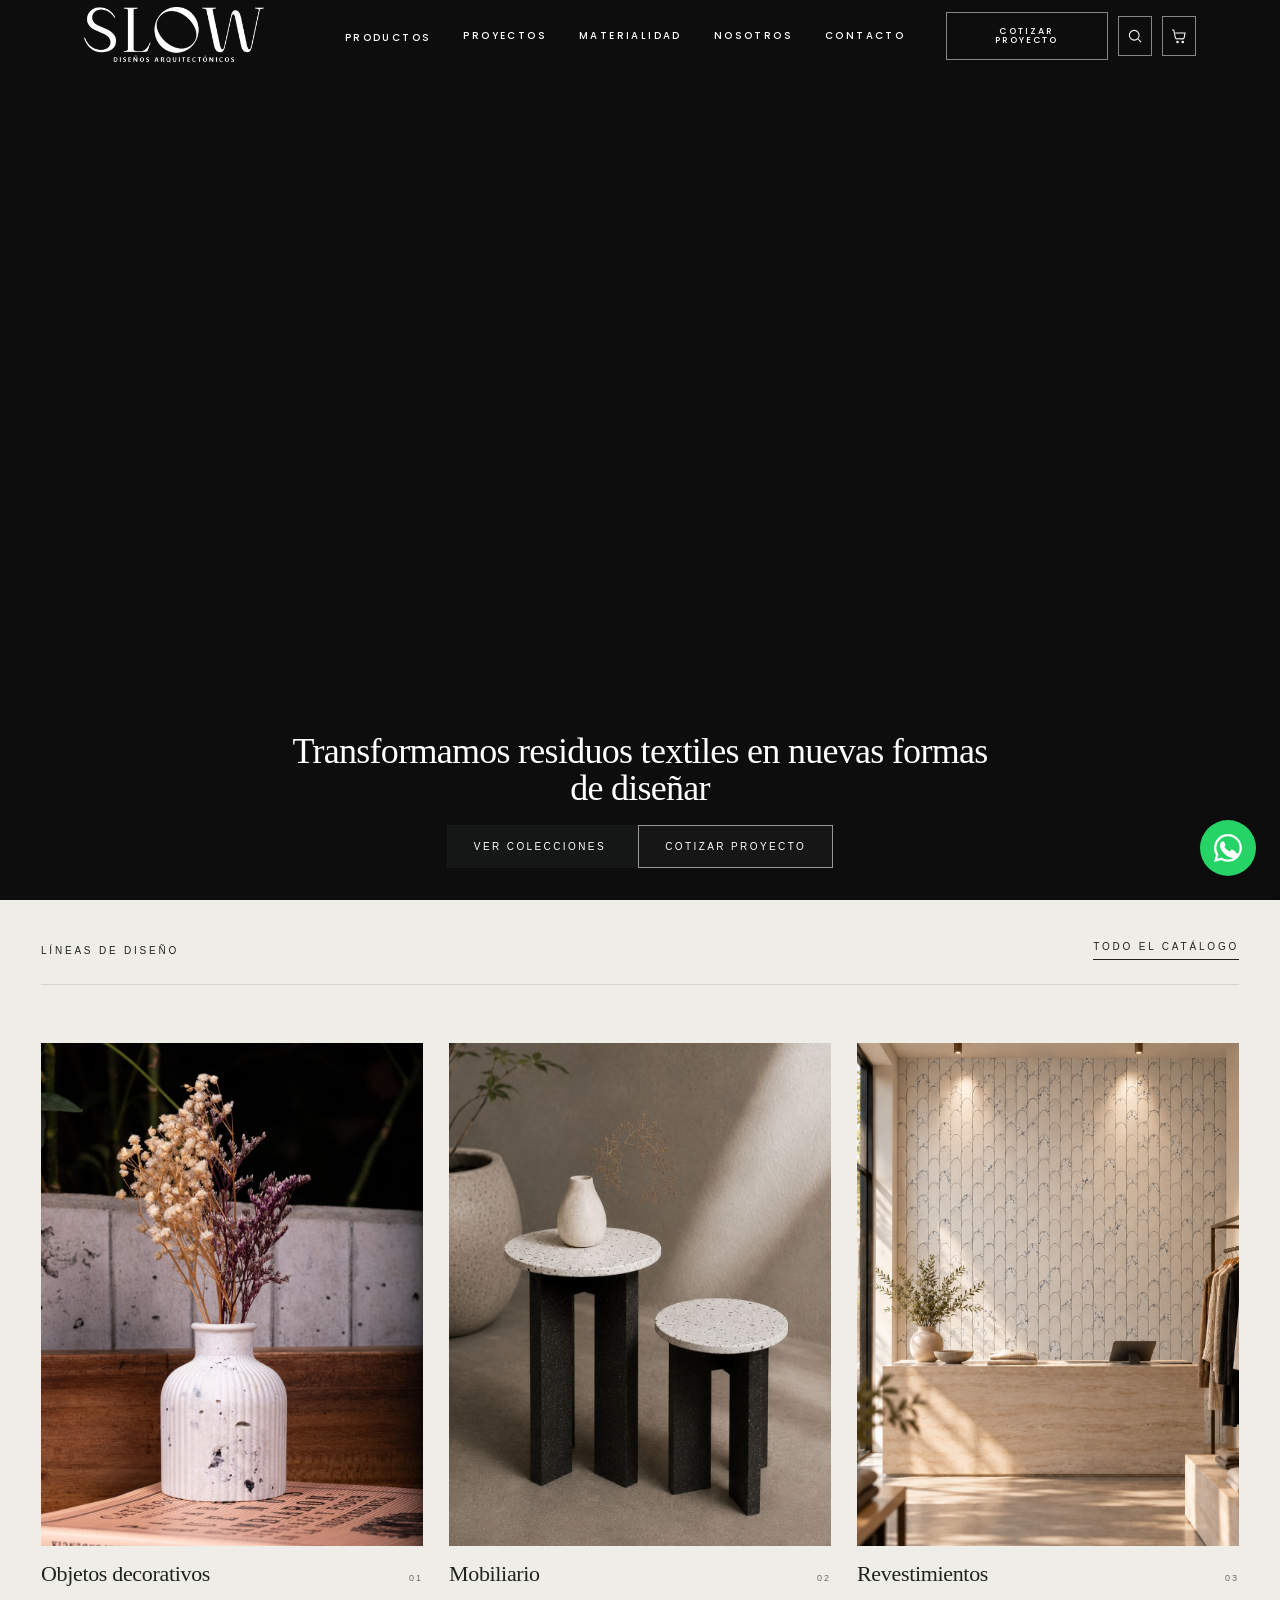
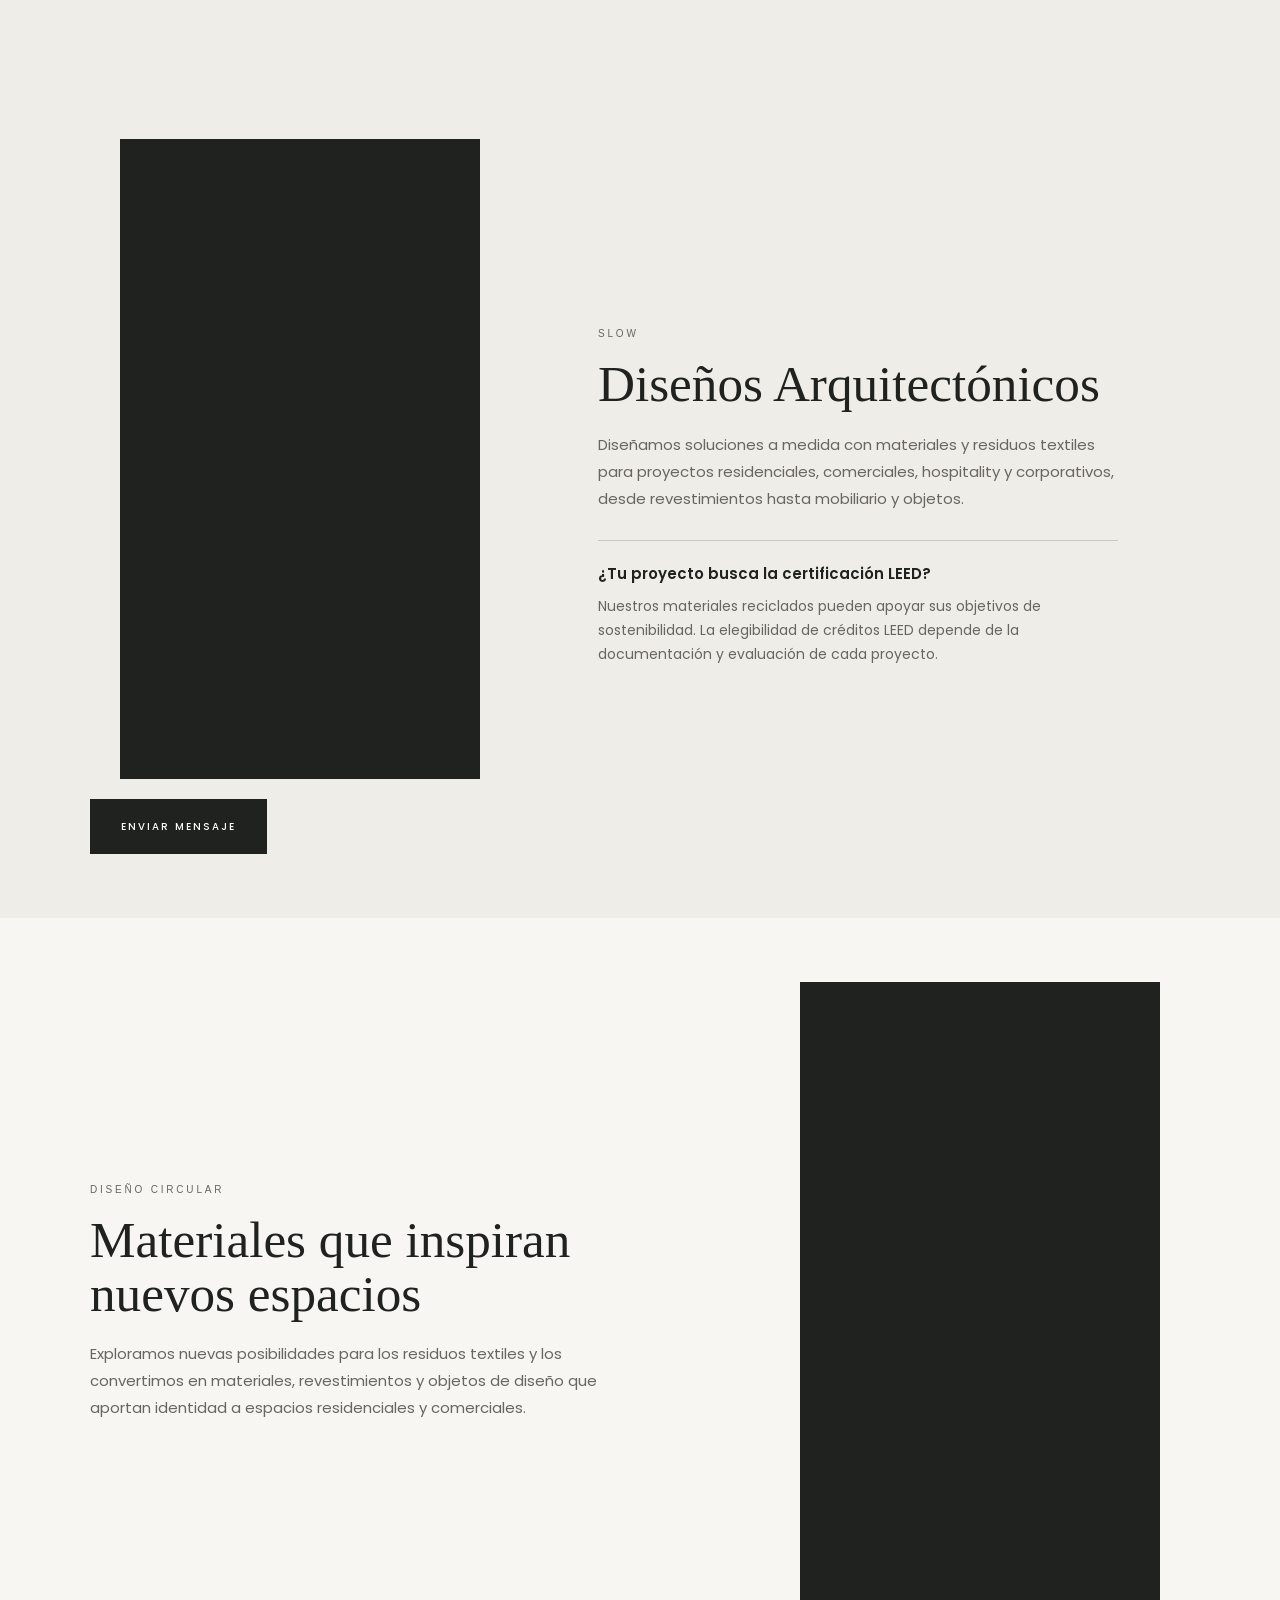
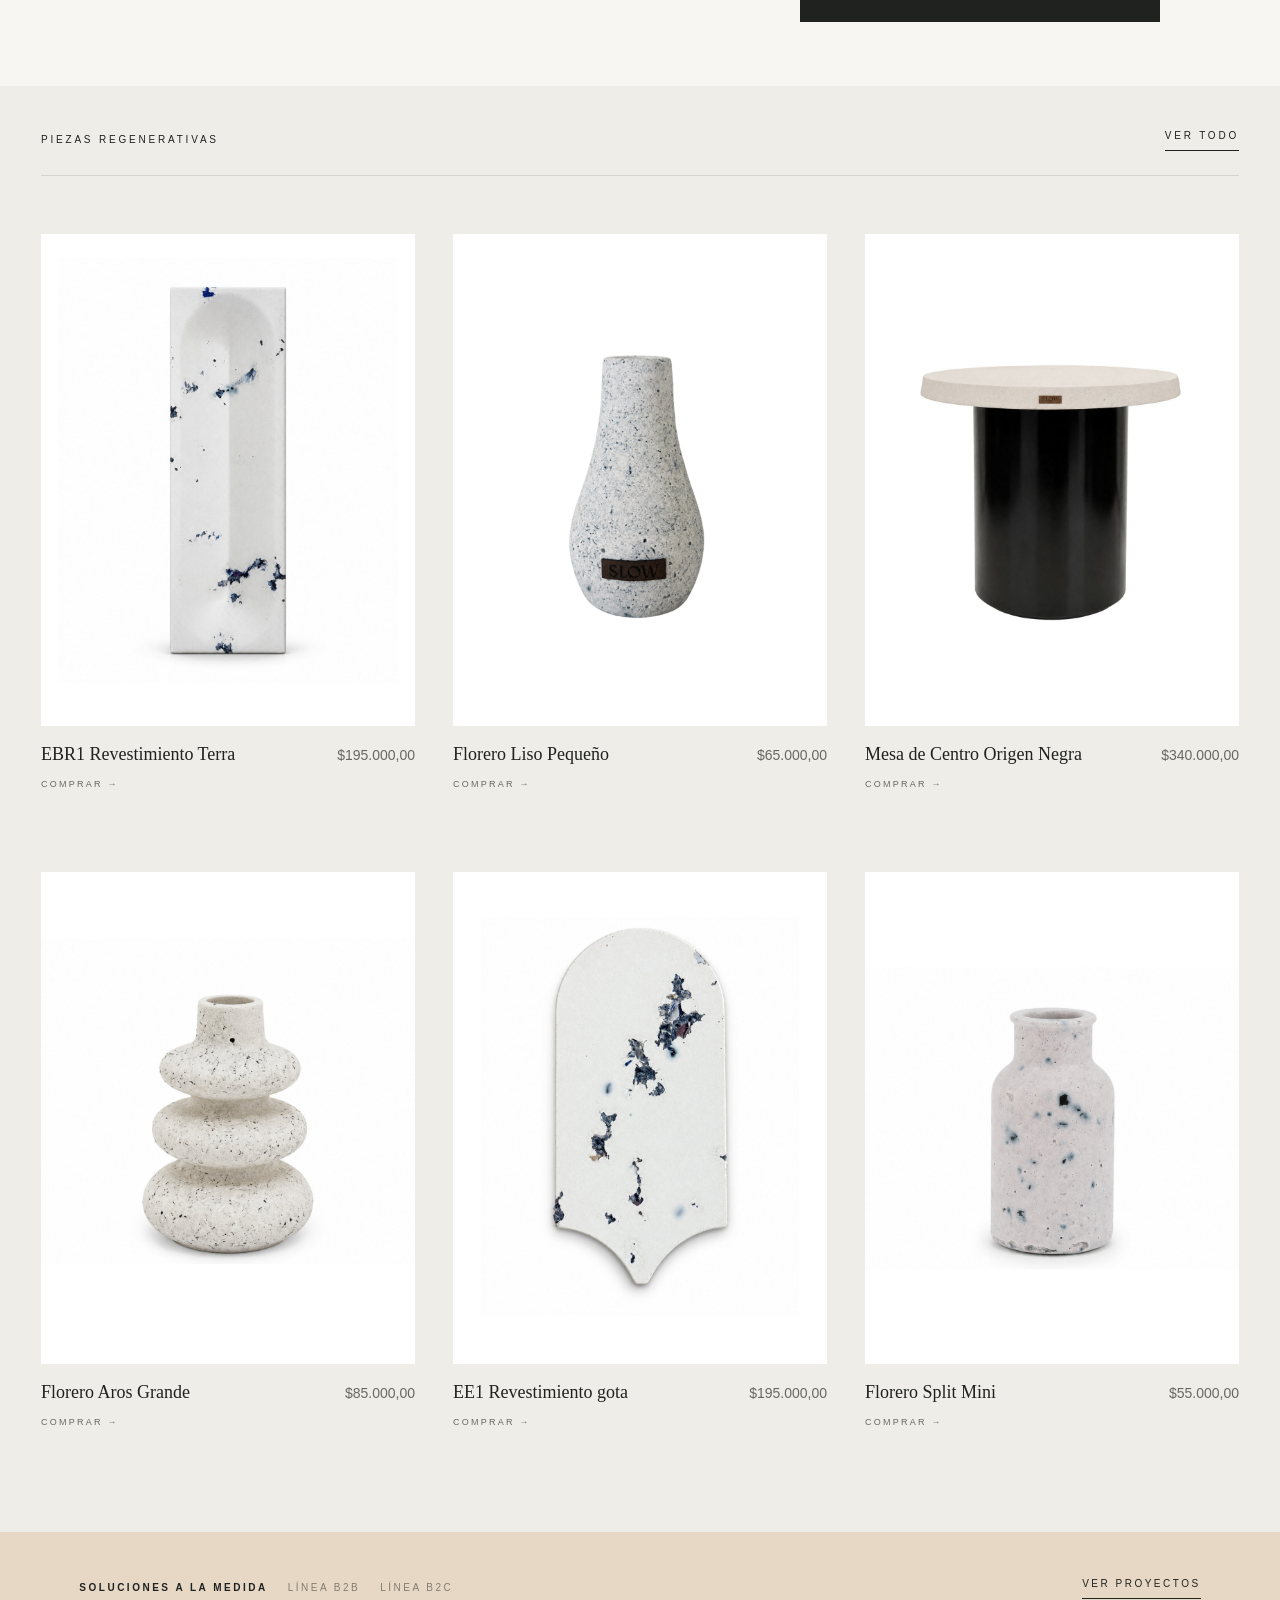
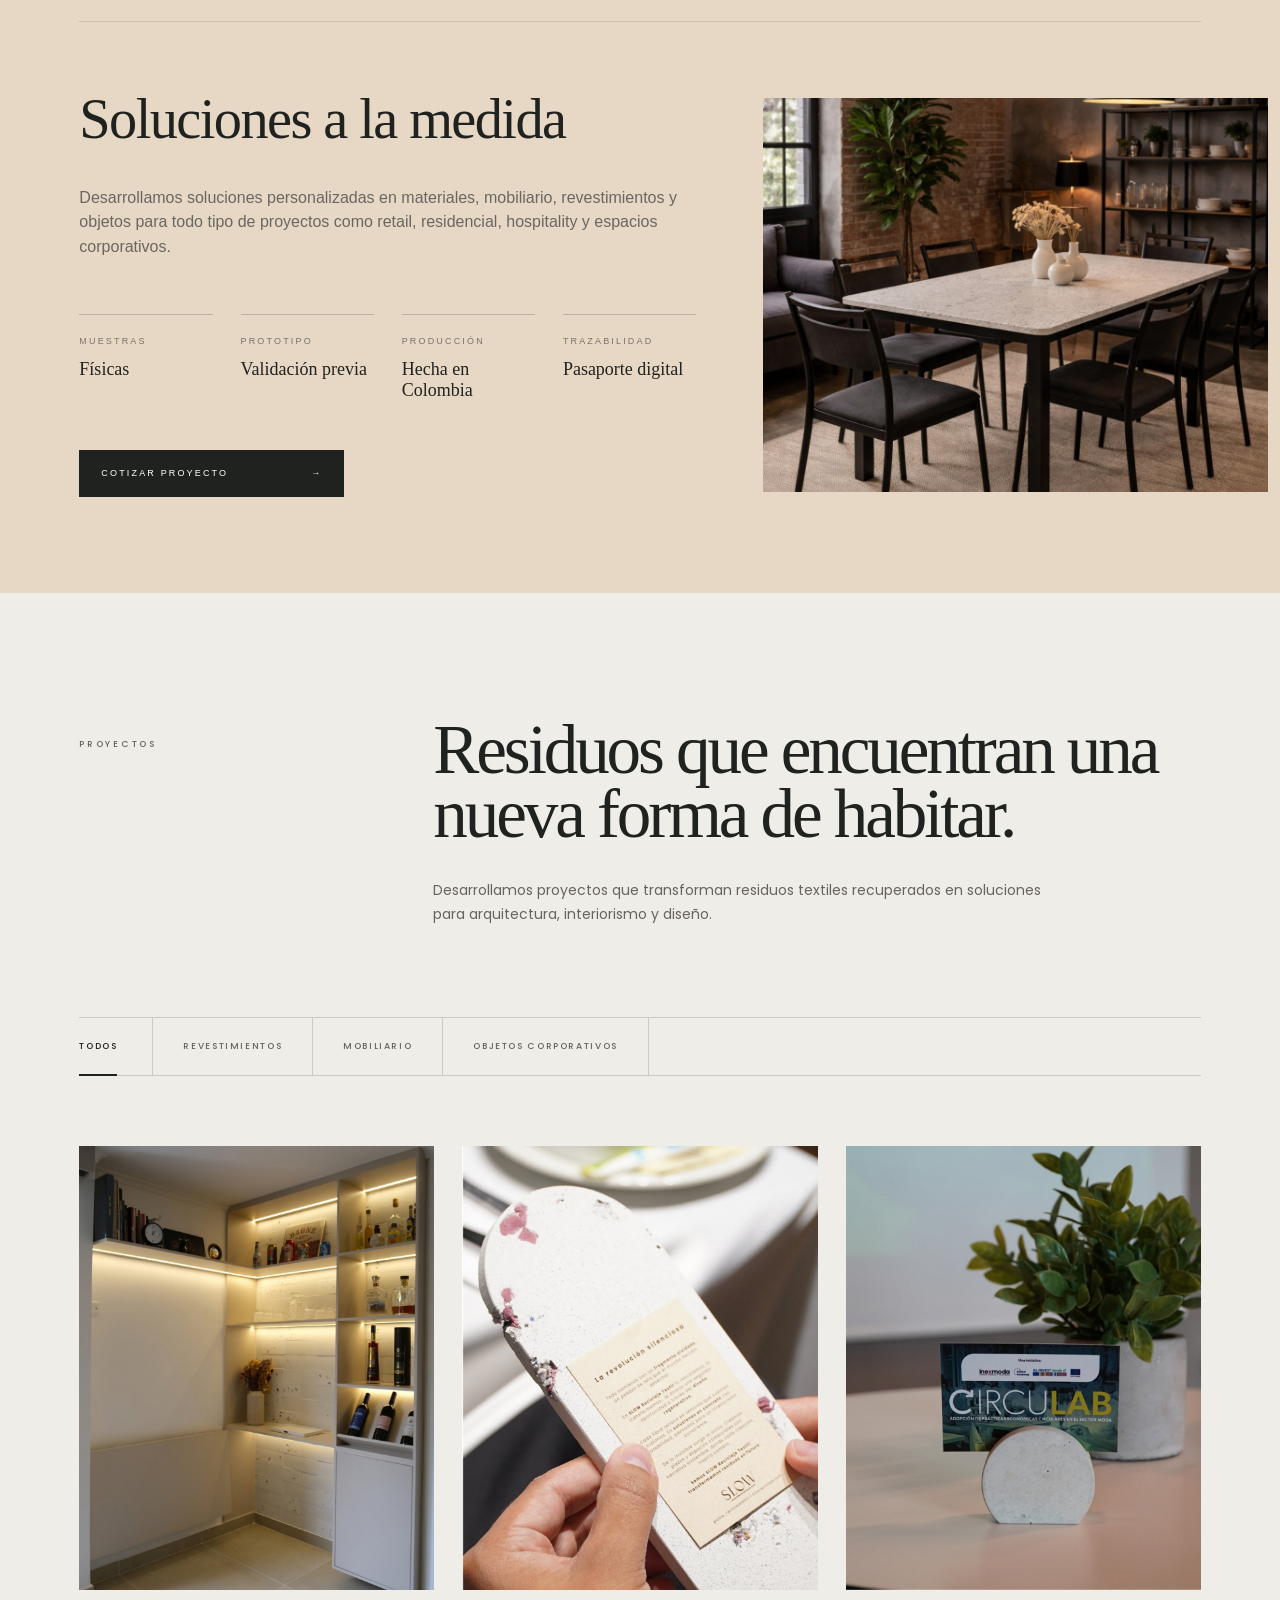
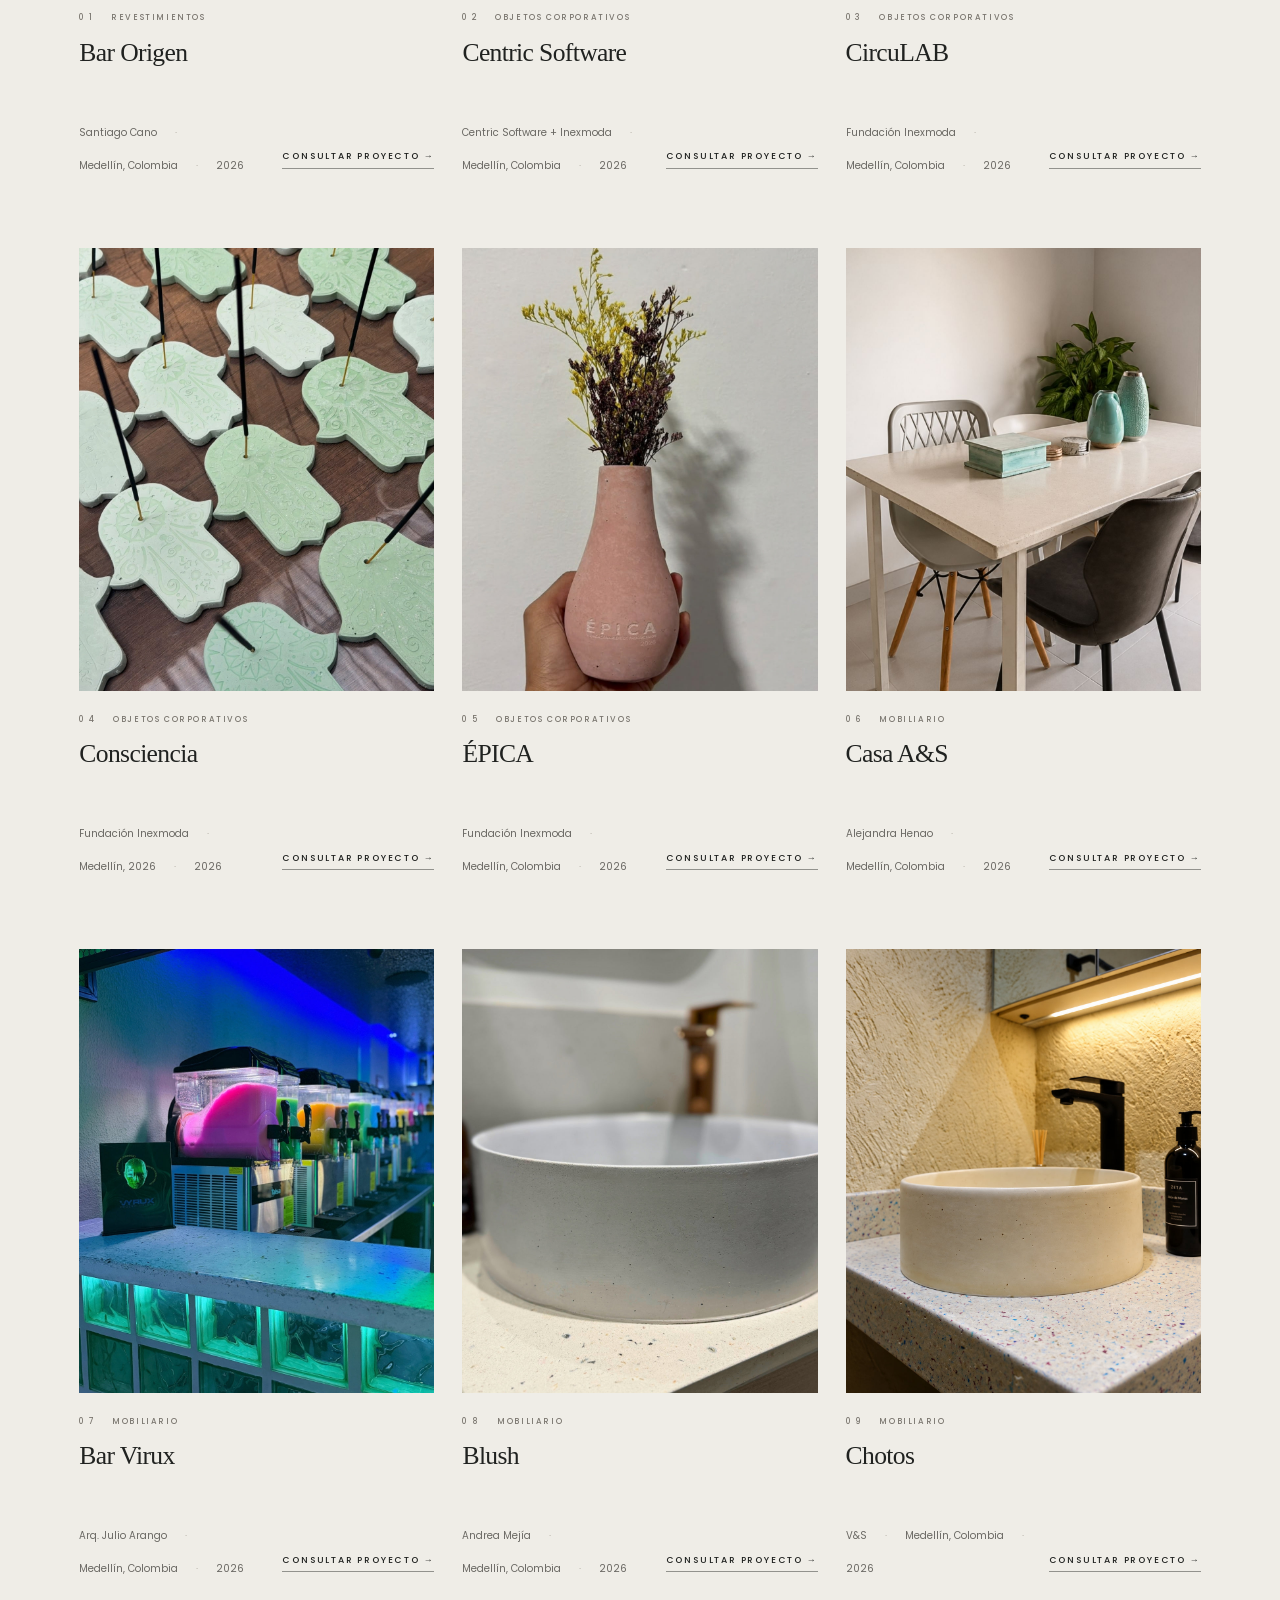
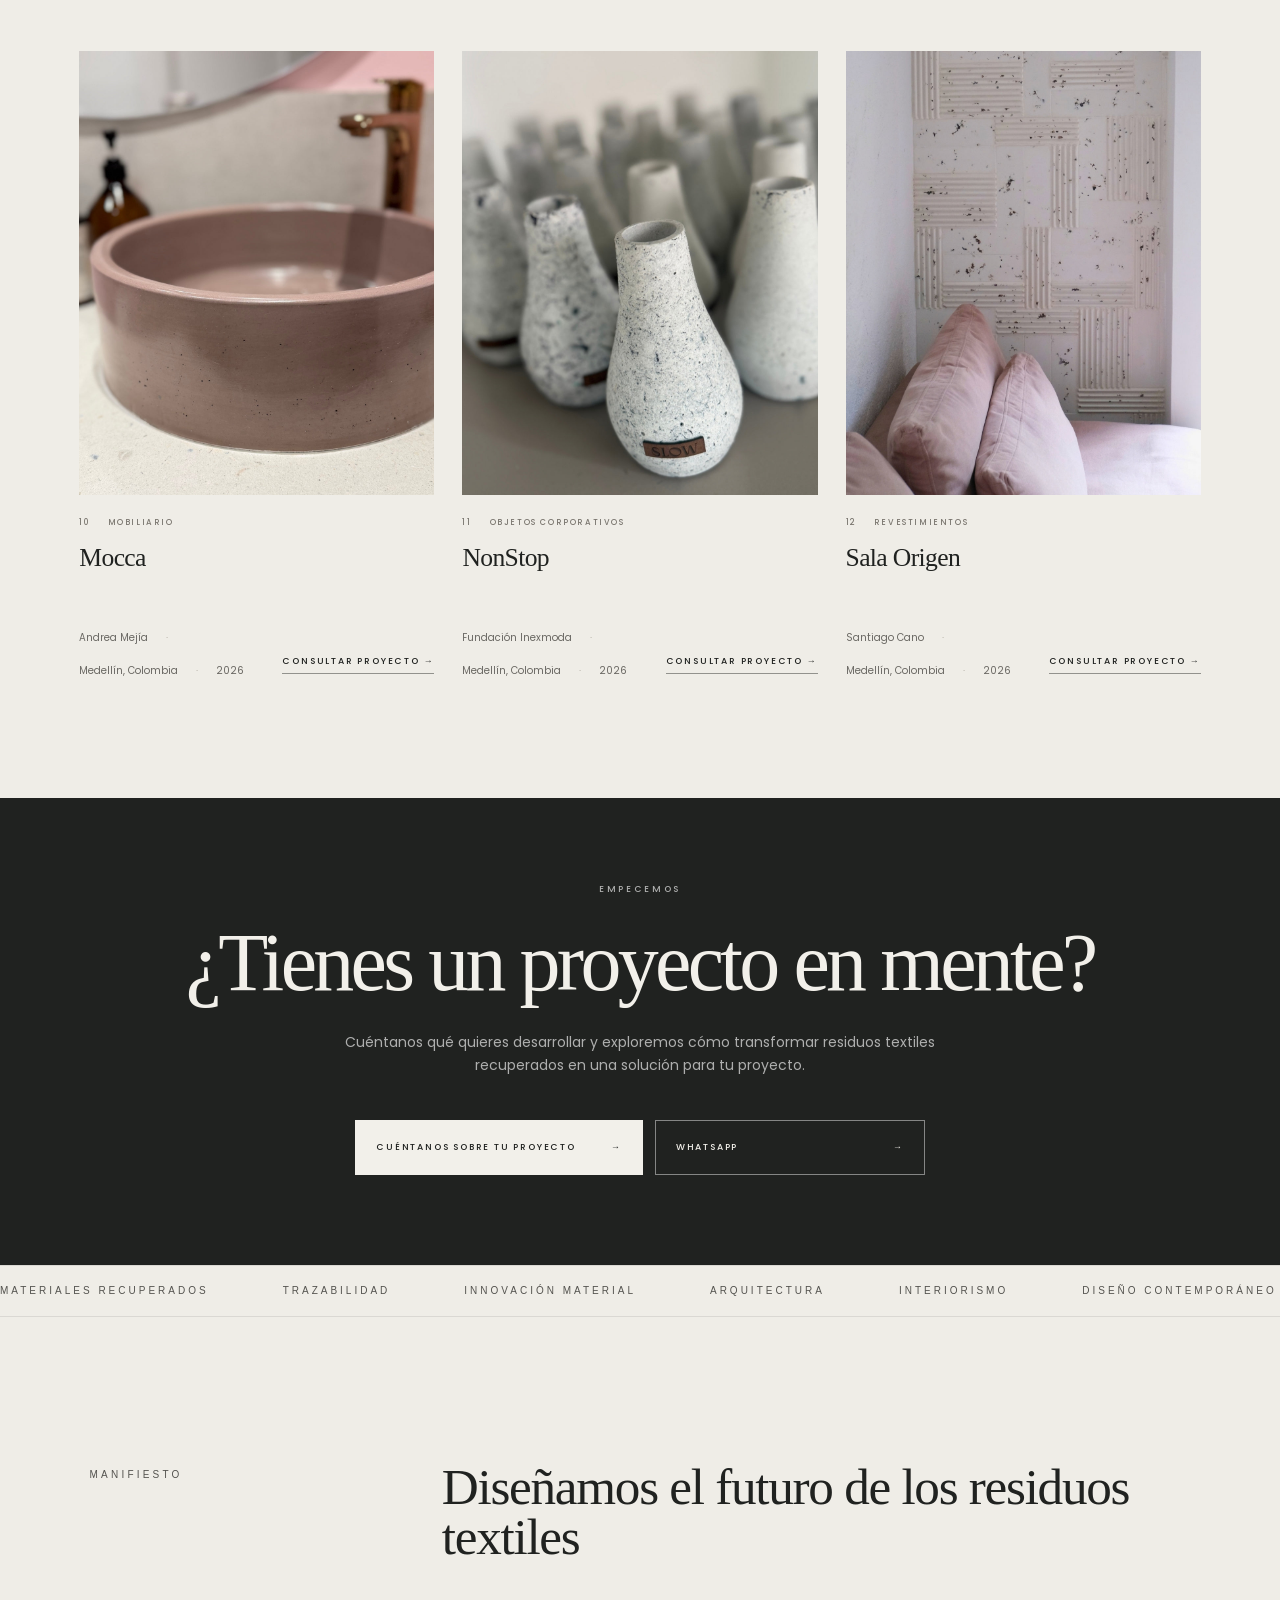
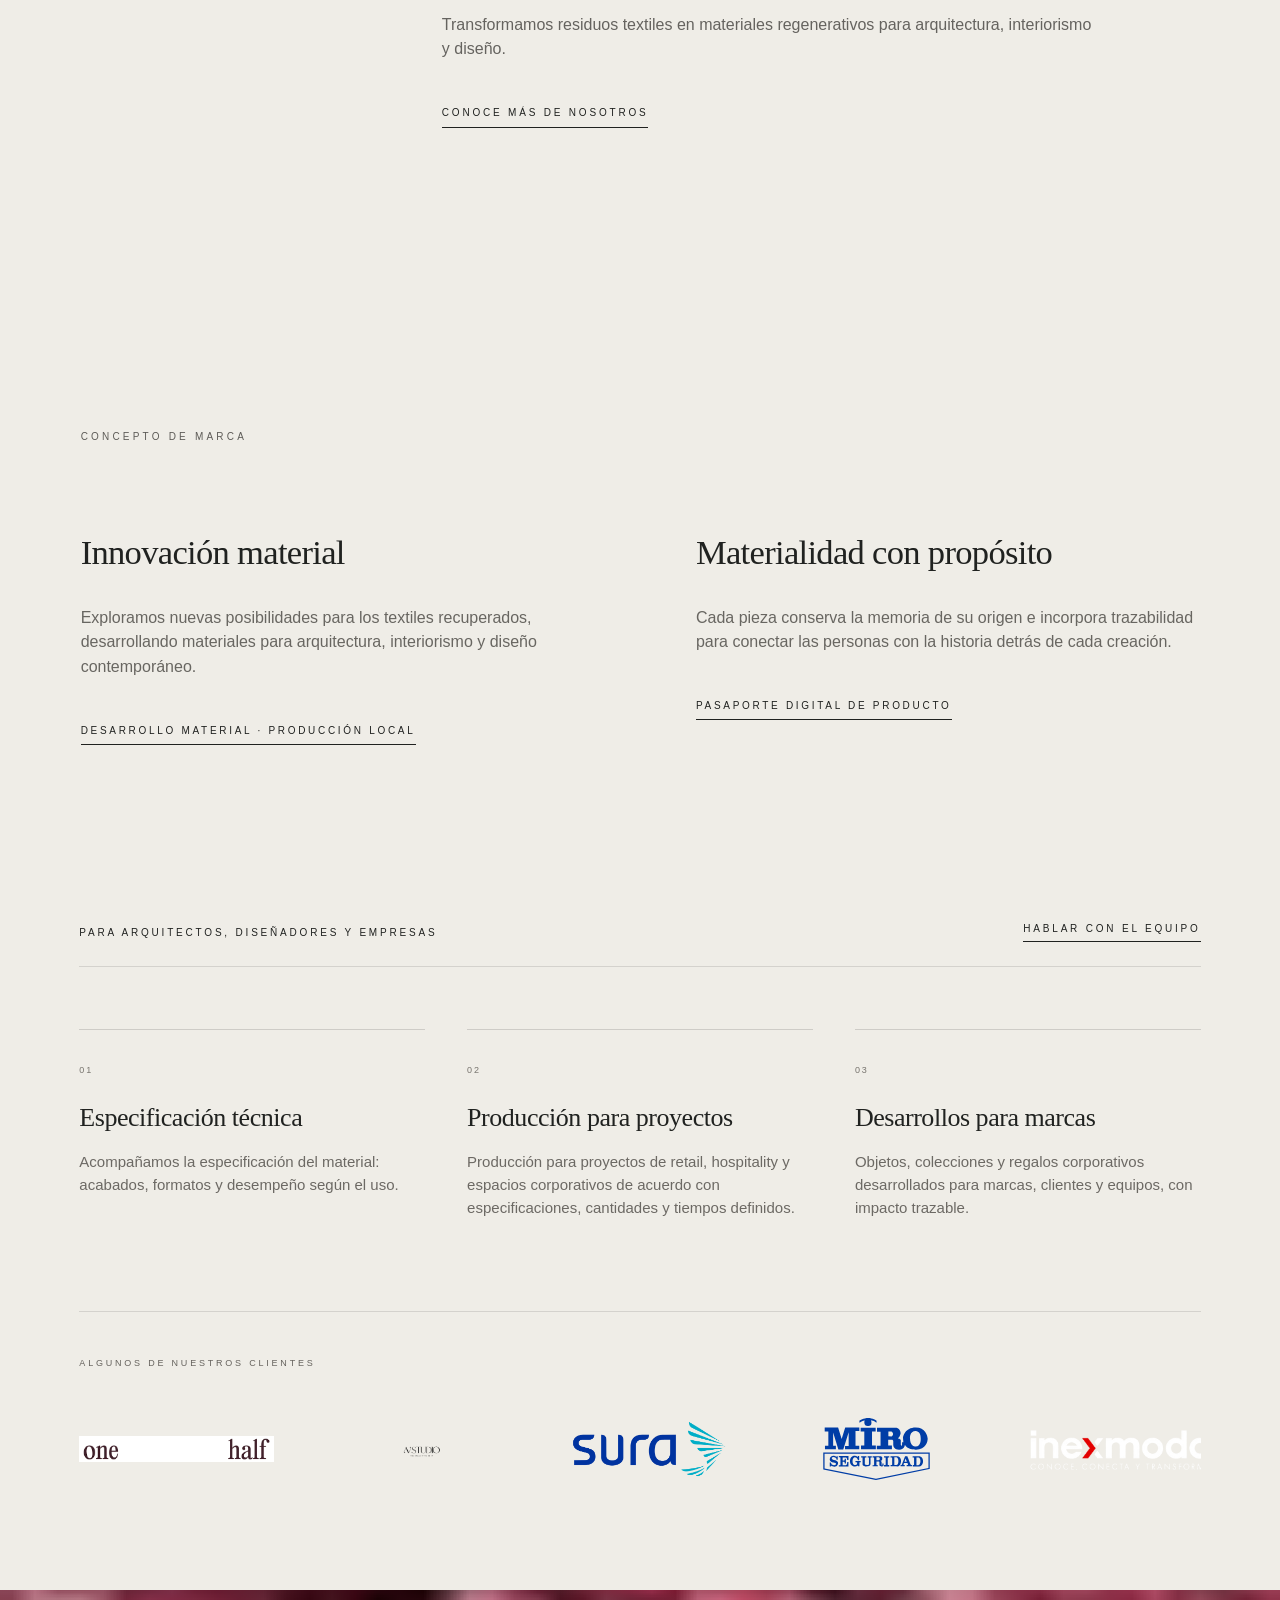
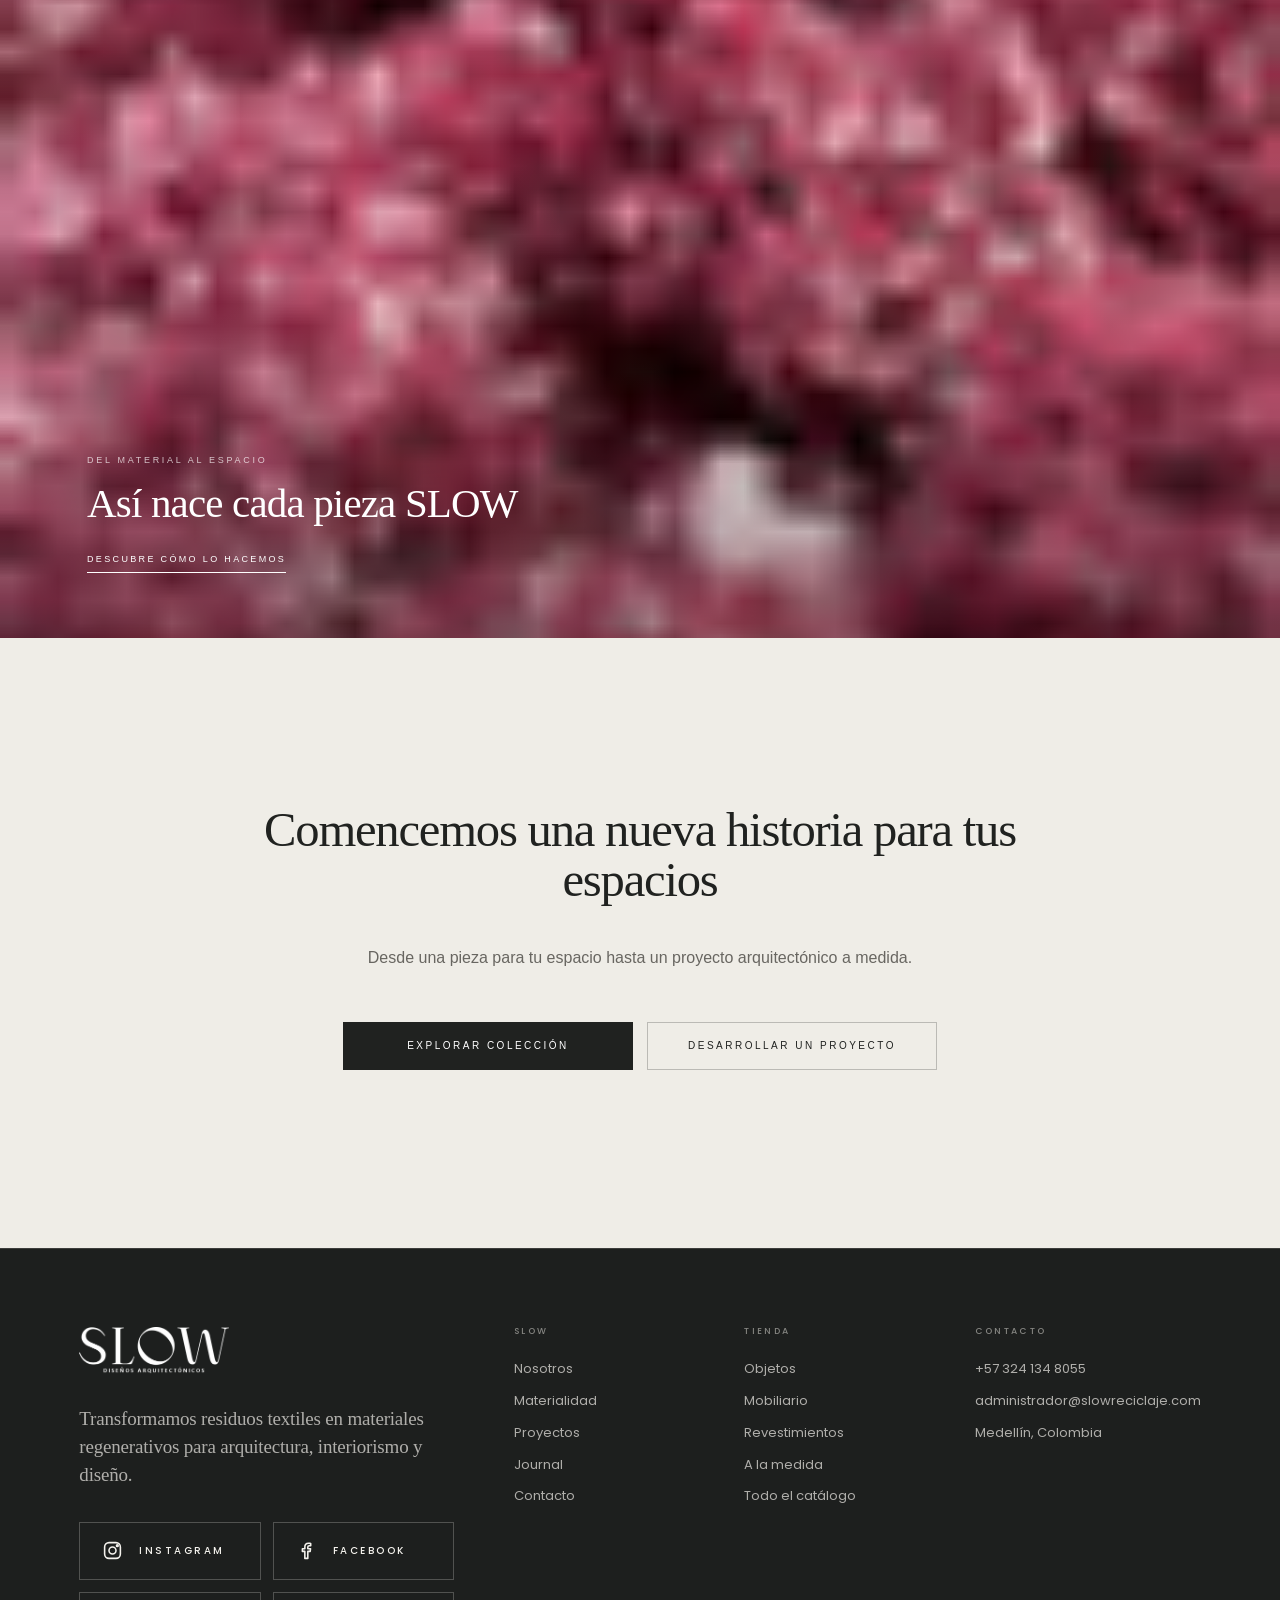
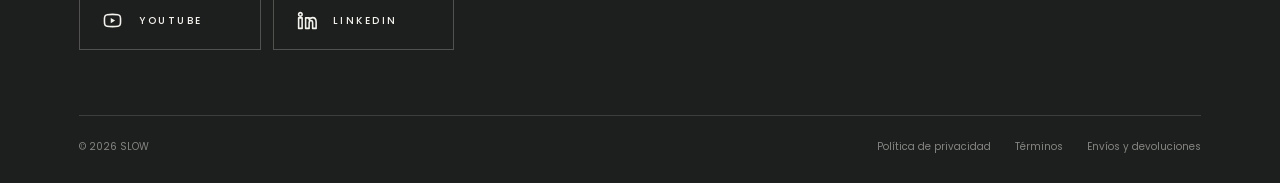
<file: index.html>
﻿<!DOCTYPE html>
<html lang="es">
<head>
  <script>
    (function(w,d,s,l,i){w[l]=w[l]||[];w[l].push({'gtm.start':
    new Date().getTime(),event:'gtm.js'});var f=d.getElementsByTagName(s)[0],
    j=d.createElement(s),dl=l!='dataLayer'?'&l='+l:'';j.async=true;j.src=
    'https://www.googletagmanager.com/gtm.js?id='+i+dl;f.parentNode.insertBefore(j,f);
    })(window,document,'script','dataLayer','GTM-TDWGMDZF');
  </script>
  <meta charset="UTF-8">
  <meta name="viewport" content="width=device-width, initial-scale=1.0">
  <title>SLOW | Materiales con Residuos Textiles en Colombia – SLOW Diseños Arquitectónicos</title>
  <meta name="description" content="Transformamos residuos textiles en materiales para arquitectura, interiorismo y diseño. Revestimientos, mobiliario y objetos desarrollados en Colombia.">
  <link rel="icon" type="image/png" href="assets/images/SLOW_RT_Negro.png">
  
  <!-- Google Fonts: Poppins -->
  <link rel="preconnect" href="https://fonts.googleapis.com">
  <link rel="preconnect" href="https://fonts.gstatic.com" crossorigin>
  <link href="https://fonts.googleapis.com/css2?family=Poppins:ital,wght@0,300;0,400;0,500;0,600;0,700;1,400;1,700&display=swap" rel="stylesheet">
  
  <!-- Main Stylesheet -->
  <link rel="stylesheet" href="styles.css">
</head>
<body class="template-index">
  <!-- HEADER -->
  <header
  class="
    slow-lovable-header
    
  "
  data-slow-header
>
 
  <div class="slow-lovable-header__inner">
 
 
    <!-- =========================
         LOGO
    ========================== -->
 
    <a
      href="/"
      class="slow-lovable-header__logo"
      aria-label="SLOW Diseños Arquitectónicos"
    >
 
      
 
        <img src="assets/images/SLOW_RT_Negro.png" alt="SLOW Diseños Arquitectónicos"  width="260" height="84" loading="eager" class="slow-lovable-header__logo-img">
 
      
 
    </a>
 
 
 
    <!-- =========================
         DESKTOP NAV
    ========================== -->
 
    <nav
      class="slow-lovable-header__nav"
      aria-label="Navegación principal"
    >
 
 
      <!-- PRODUCTOS -->
 
      <div
        class="
          slow-lovable-header__item
          slow-lovable-header__item--products
        "
      >
 
        <a
          href="subpages/productos.html"
          class="
            slow-lovable-header__nav-link
            slow-lovable-header__products-trigger
          "
        >
          PRODUCTOS
        </a>
 
 
        <div class="slow-lovable-header__dropdown">
 
 
          
 
            <a href="subpages/objetos.html">
              Objetos
            </a>
 
          
 
 
          
 
            <a href="subpages/mobiliario.html">
              Mobiliario
            </a>
 
          
 
 
          
 
            <a href="subpages/revestimientos.html">
              Revestimientos
            </a>
 
          
 
 
          
 
            <a href="subpages/a-la-medida.html">
              Soluciones a la medida
            </a>
 
          
</div>
 
      </div>
 
 
 
      <!-- PROYECTOS -->
 
      
 
        <a
          href="#proyectos"
          class="slow-lovable-header__nav-link"
        >
          PROYECTOS
        </a>
 
      
 
 
 
      <!-- MATERIALIDAD -->
 
      
 
        <a
          href="subpages/materialidad.html"
          class="slow-lovable-header__nav-link"
        >
          MATERIALIDAD
        </a>
 
      
 
 
 
      <!-- JOURNAL -->
 
      
 
 
 
      <!-- NOSOTROS -->
 
      
 
        <a
          href="subpages/nosotros.html"
          class="slow-lovable-header__nav-link"
        >
          NOSOTROS
        </a>
 
      
 
 
 
      <!-- CONTACTO -->
 
      
 
        <a
          href="subpages/contacto.html"
          class="slow-lovable-header__nav-link"
        >
          CONTACTO
        </a>
 
      
 
    </nav>
 
 
 
    <!-- =========================
         ACTIONS
    ========================== -->
 
    <div class="slow-lovable-header__actions">
 
 
      
 
        <a
          href="https://wa.me/573241348055"
          class="slow-lovable-header__quote"
        >
          COTIZAR PROYECTO
        </a>
 
      
 
 
      <button
        type="button"
        class="slow-lovable-header__search-toggle"
        aria-label="Buscar"
        aria-expanded="false"
        data-slow-search-toggle
      >
        <svg
          viewBox="0 0 24 24"
          fill="none"
          stroke="currentColor"
          stroke-width="1.4"
          aria-hidden="true"
        >
          <circle cx="11" cy="11" r="6.5"></circle>
          <path d="M16 16l4.2 4.2"></path>
        </svg>
      </button>
 
 
      <a
        href="/cart"
        class="slow-lovable-header__cart"
        aria-label="Carrito"
      >
 
        <svg
          viewBox="0 0 24 24"
          fill="none"
          stroke="currentColor"
          stroke-width="1.4"
          aria-hidden="true"
        >
 
          <path
            d="M3 4h2l2.1 10.2a2 2 0 0 0 2 1.6h7.8a2 2 0 0 0 2-1.6L20 8H7"
          />
 
          <circle
            cx="10"
            cy="20"
            r="1"
          />
 
          <circle
            cx="17"
            cy="20"
            r="1"
          />
 
        </svg>
 
        <span
          class="slow-lovable-header__cart-count is-empty"
          data-slow-cart-count
          aria-label="0 productos en el carrito"
        >
          <span data-slow-cart-count-text>
            0
          </span>
        </span>
 
      </a>
 
 
      <button
        type="button"
        class="slow-lovable-header__menu-toggle"
        aria-label="Abrir menú"
        aria-expanded="false"
      >
 
        <span></span>
        <span></span>
 
      </button>
 
 
    </div>
 
  </div>
 
 
 
  <!-- =========================
       GLOBAL SEARCH
  ========================== -->
 
  <div
    class="slow-lovable-header__search-panel"
    data-slow-search-panel
    aria-hidden="true"
  >
    <form
      action="/search"
      method="get"
      role="search"
      class="slow-lovable-header__search-form"
    >
      <label
        for="slow-global-search-sections--22717416308953__slow_lovable_header_d7waWR"
        class="visually-hidden"
      >
        Buscar en SLOW
      </label>
 
      <input
        id="slow-global-search-sections--22717416308953__slow_lovable_header_d7waWR"
        class="slow-lovable-header__search-input"
        type="search"
        name="q"
        value=""
        placeholder="Buscar producto, material o palabra..."
        autocomplete="off"
        data-slow-search-input
      >
 
      <button
        type="submit"
        class="slow-lovable-header__search-submit"
      >
        BUSCAR
      </button>
 
      <button
        type="button"
        class="slow-lovable-header__search-close"
        aria-label="Cerrar búsqueda"
        data-slow-search-close
      >
        ×
      </button>
    </form>
  </div>
 
 
  <!-- =========================
       MOBILE MENU
  ========================== -->
 
  <div class="slow-lovable-header__mobile">
 
    <nav class="slow-lovable-header__mobile-nav">
 
 
      
 
        <a href="subpages/objetos.html">
          OBJETOS
        </a>
 
      
 
 
      
 
        <a href="subpages/mobiliario.html">
          MOBILIARIO
        </a>
 
      
 
 
      
 
        <a href="subpages/revestimientos.html">
          REVESTIMIENTOS
        </a>
 
      
 
      
 
        <a href="subpages/a-la-medida.html">
          A LA MEDIDA
        </a>
 
      
 
 
      
 
        <a href="subpages/productos.html">
          PRODUCTOS
        </a>
 
      
 
 
      
 
        <a href="#proyectos">
          PROYECTOS
        </a>
 
      
 
 
      
 
        <a href="subpages/materialidad.html">
          MATERIALIDAD
        </a>
 
      
 
 
      
 
 
      
 
        <a href="subpages/nosotros.html">
          NOSOTROS
        </a>
 
      
 
 
      
 
        <a href="subpages/contacto.html">
          CONTACTO
        </a>
 
      
 
 
      
 
        <a
          href="https://wa.me/573241348055"
          class="slow-lovable-header__mobile-quote"
        >
          COTIZAR PROYECTO
        </a>
 
      
 
 
    </nav>
 
  </div>
 
</header>

  <!-- MAIN CONTENT -->
  <main id="MainContent" role="main">
    
<section class="slow-lovable-hero">
  <div class="slow-lovable-hero__media">
    
      <video playsinline="true" autoplay="autoplay" loop="loop" muted="muted" class="slow-lovable-hero__video" preload="metadata" poster="assets/images/6e42c0cf475540d3bdcc96270a161ef5.thumbnail.0000000000_small.jpg"><source src="assets/videos/hero_video.mp4" type="video/mp4"><img src="assets/images/6e42c0cf475540d3bdcc96270a161ef5.thumbnail.0000000000_small.jpg"></video>
    

    <div class="slow-lovable-hero__overlay"></div>
  </div>

  <div class="slow-lovable-hero__content">
    
      <h1 class="slow-lovable-hero__heading">
        Transformamos residuos textiles en nuevas formas de diseñar
      </h1>
    

    <div class="slow-lovable-hero__buttons">
      
        <a
          href="subpages/productos.html"
          class="slow-lovable-hero__button slow-lovable-hero__button--primary"
        >
          VER COLECCIONES
        </a>
      

      
        <a
          href="https://wa.me/573241348055"
          class="slow-lovable-hero__button slow-lovable-hero__button--secondary"
        >
          COTIZAR PROYECTO
        </a>
      
    </div>
  </div>
</section>

<section class="slow-lines" id="slow-lines-template--22717420830937__slow_lovable_lines_QwkFa3">
  <div class="slow-lines__top">
    <span class="slow-lines__eyebrow">
      LÍNEAS DE DISEÑO
    </span>

    
      <a href="subpages/productos.html" class="slow-lines__catalog-link">
        TODO EL CATÁLOGO
      </a>
    
  </div>

  <div class="slow-lines__grid">
    
      <article class="slow-lines__card" >
        
          <a href="subpages/objetos.html" class="slow-lines__card-link">
        

          <div class="slow-lines__image-wrap">
            
              <img src="assets/images/florero_Botanic_editorial.jpg" alt="Objetos decorativos"  width="1600" height="2000" loading="lazy" class="slow-lines__image">
            
          </div>

          <div class="slow-lines__meta">
            <h3 class="slow-lines__title">
              Objetos decorativos
            </h3>

            <span class="slow-lines__number">
              01
            </span>
          </div>

        
          </a>
        
      </article>
    
      <article class="slow-lines__card" >
        
          <a href="subpages/mobiliario.html" class="slow-lines__card-link">
        

          <div class="slow-lines__image-wrap">
            
              <img src="assets/images/MOBILIARIO_72311884-2e6a-4bbb-8da3-7fe47c004300.jpg" alt="Mobiliario"  width="1600" height="2000" loading="lazy" class="slow-lines__image">
            
          </div>

          <div class="slow-lines__meta">
            <h3 class="slow-lines__title">
              Mobiliario
            </h3>

            <span class="slow-lines__number">
              02
            </span>
          </div>

        
          </a>
        
      </article>
    
      <article class="slow-lines__card" >
        
          <a href="subpages/revestimientos.html" class="slow-lines__card-link">
        

          <div class="slow-lines__image-wrap">
            
              <img src="assets/images/ChatGPT_Image_23_sept_2026_21_33_56.png" alt="Revestimientos"  width="1600" height="1999" loading="lazy" class="slow-lines__image">
            
          </div>

          <div class="slow-lines__meta">
            <h3 class="slow-lines__title">
              Revestimientos
            </h3>

            <span class="slow-lines__number">
              03
            </span>
          </div>

        
          </a>
        
      </article>
    
  </div>
</section>

<section class="slow-facebook-video" id="slow-facebook-video">
  <div class="slow-facebook-video__inner">
    <div class="slow-facebook-video__media">
      <div class="slow-facebook-video__embed">
        <iframe
          src="https://www.facebook.com/plugins/video.php?href=https%3A%2F%2Fwww.facebook.com%2Freel%2F1853781145662643%2F&amp;show_text=false&amp;width=500"
          title="Reel original de SLOW Diseños Arquitectónicos en Facebook"
          width="500"
          height="889"
          loading="lazy"
          allow="autoplay; clipboard-write; encrypted-media; picture-in-picture; web-share"
          allowfullscreen
        ></iframe>
      </div>
      <a
        href="https://wa.me/573241348055"
        target="_blank"
        rel="noopener"
        class="slow-facebook-video__button"
      >
        Enviar mensaje
      </a>
    </div>
    <div class="slow-facebook-video__content">
      <span class="slow-facebook-video__eyebrow">SLOW</span>
      <h2 class="slow-facebook-video__heading">Diseños Arquitectónicos</h2>
      <p class="slow-facebook-video__description">
        Diseñamos soluciones a medida con materiales y residuos textiles para proyectos residenciales, comerciales, hospitality y corporativos, desde revestimientos hasta mobiliario y objetos.
      </p>
      <div class="slow-facebook-video__leed">
        <h3>¿Tu proyecto busca la certificación LEED?</h3>
        <p>
          Nuestros materiales reciclados pueden apoyar sus objetivos de sostenibilidad. La elegibilidad de créditos LEED depende de la documentación y evaluación de cada proyecto.
        </p>
      </div>
    </div>
  </div>
</section>

<section class="slow-facebook-video slow-facebook-video--reverse" id="slow-facebook-video-reel">
  <div class="slow-facebook-video__inner">
    <div class="slow-facebook-video__content">
      <span class="slow-facebook-video__eyebrow">DISEÑO CIRCULAR</span>
      <h2 class="slow-facebook-video__heading">Materiales que inspiran nuevos espacios</h2>
      <p class="slow-facebook-video__description">
        Exploramos nuevas posibilidades para los residuos textiles y los convertimos en materiales, revestimientos y objetos de diseño que aportan identidad a espacios residenciales y comerciales.
      </p>
    </div>
    <div class="slow-facebook-video__media">
      <div class="slow-facebook-video__embed">
        <iframe
          src="https://www.facebook.com/plugins/video.php?href=https%3A%2F%2Fwww.facebook.com%2Freel%2F1122856063832339%2F&amp;show_text=false&amp;width=500"
          title="Reel de SLOW sobre diseño circular en Facebook"
          width="500"
          height="889"
          loading="lazy"
          allow="autoplay; clipboard-write; encrypted-media; picture-in-picture; web-share"
          allowfullscreen
        ></iframe>
      </div>
    </div>
  </div>
</section>

<section class="slow-selection" id="slow-selection-template--22717420830937__slow_lovable_selection_rwGyJg">

  <div class="slow-selection__top">
    <span>PIEZAS REGENERATIVAS</span>

    
      <a href="subpages/productos.html">
        VER TODO
      </a>
    
  </div>


  <div class="slow-selection__grid">

    
      

      

        <article
          class="slow-selection__product"
          
        >

          <a
            href="/products/ebr2-revestimiento-terra-tela-expuesta"
            class="slow-selection__image-link"
          >

            <div class="slow-selection__image-wrap">

              
                <img src="assets/images/RevestimientoRegenerativoTerra_2.jpg" alt="EBR1 Revestimiento Terra"  width="1400" height="1750" loading="lazy" class="slow-selection__image slow-selection__image--primary">
              


              

                

                <img src="assets/images/RevestimientoRegenerativoTerra_4.jpg" alt="EBR1 Revestimiento Terra"  width="1400" height="1750" loading="lazy" class="slow-selection__image slow-selection__image--secondary">

              

            </div>

          </a>


          <div class="slow-selection__info">

            <a
              href="/products/ebr2-revestimiento-terra-tela-expuesta"
              class="slow-selection__title"
            >
              EBR1 Revestimiento Terra
            </a>


            <span class="slow-selection__price">
              $195.000,00
            </span>

          </div>


          <a
            href="/products/ebr2-revestimiento-terra-tela-expuesta"
            class="slow-selection__buy"
          >
            COMPRAR →
          </a>

        </article>

      
    
      

      

        <article
          class="slow-selection__product"
          
        >

          <a
            href="/products/florero-liso"
            class="slow-selection__image-link"
          >

            <div class="slow-selection__image-wrap">

              
                <img src="assets/images/Florero_Liso_Regenerativo_blanco_tela_expuesta.png" alt="Florero Liso Pequeño"  width="1400" height="1750" loading="lazy" class="slow-selection__image slow-selection__image--primary">
              


              

                

                <img src="assets/images/Florero_liso_regenerativo_foto_editorial_blanca.jpg" alt="Florero Liso Pequeño"  width="1400" height="1750" loading="lazy" class="slow-selection__image slow-selection__image--secondary">

              

            </div>

          </a>


          <div class="slow-selection__info">

            <a
              href="/products/florero-liso"
              class="slow-selection__title"
            >
              Florero Liso Pequeño
            </a>


            <span class="slow-selection__price">
              $65.000,00
            </span>

          </div>


          <a
            href="/products/florero-liso"
            class="slow-selection__buy"
          >
            COMPRAR →
          </a>

        </article>

      
    
      

      

        <article
          class="slow-selection__product"
          
        >

          <a
            href="/products/mesa-grande-50cm"
            class="slow-selection__image-link"
          >

            <div class="slow-selection__image-wrap">

              
                <img src="assets/images/MesadeCentroOrigenNegra.jpg" alt="Mesa de Centro Origen Negra"  width="1400" height="1750" loading="lazy" class="slow-selection__image slow-selection__image--primary">
              


              

                

                <img src="assets/images/MEsa_de_centro_origen_negra.png" alt="Mesa de Centro Origen Negra"  width="1400" height="1748" loading="lazy" class="slow-selection__image slow-selection__image--secondary">

              

            </div>

          </a>


          <div class="slow-selection__info">

            <a
              href="/products/mesa-grande-50cm"
              class="slow-selection__title"
            >
              Mesa de Centro Origen Negra
            </a>


            <span class="slow-selection__price">
              $340.000,00
            </span>

          </div>


          <a
            href="/products/mesa-grande-50cm"
            class="slow-selection__buy"
          >
            COMPRAR →
          </a>

        </article>

      
    
      

      

        <article
          class="slow-selection__product"
          
        >

          <a
            href="/products/florero-aros-grande"
            class="slow-selection__image-link"
          >

            <div class="slow-selection__image-wrap">

              
                <img src="assets/images/Florero_Aros_rela_pulido.png" alt="Florero Aros Grande"  width="1400" height="1750" loading="lazy" class="slow-selection__image slow-selection__image--primary">
              


              

                

                <img src="assets/images/Florero_aros_foto_editorial_blanco.png" alt="Florero Aros Grande"  width="1400" height="1750" loading="lazy" class="slow-selection__image slow-selection__image--secondary">

              

            </div>

          </a>


          <div class="slow-selection__info">

            <a
              href="/products/florero-aros-grande"
              class="slow-selection__title"
            >
              Florero Aros Grande
            </a>


            <span class="slow-selection__price">
              $85.000,00
            </span>

          </div>


          <a
            href="/products/florero-aros-grande"
            class="slow-selection__buy"
          >
            COMPRAR →
          </a>

        </article>

      
    
      

      

        <article
          class="slow-selection__product"
          
        >

          <a
            href="/products/ee1-revestimiento-gota"
            class="slow-selection__image-link"
          >

            <div class="slow-selection__image-wrap">

              
                <img src="assets/images/RevestimientoGota.jpg" alt="EE1 Revestimiento gota"  width="1400" height="1750" loading="lazy" class="slow-selection__image slow-selection__image--primary">
              


              

                

                <img src="assets/images/RevestimientoGotamosaico1.jpg" alt="EE1 Revestimiento gota"  width="1400" height="1750" loading="lazy" class="slow-selection__image slow-selection__image--secondary">

              

            </div>

          </a>


          <div class="slow-selection__info">

            <a
              href="/products/ee1-revestimiento-gota"
              class="slow-selection__title"
            >
              EE1 Revestimiento gota
            </a>


            <span class="slow-selection__price">
              $195.000,00
            </span>

          </div>


          <a
            href="/products/ee1-revestimiento-gota"
            class="slow-selection__buy"
          >
            COMPRAR →
          </a>

        </article>

      
    
      

      

        <article
          class="slow-selection__product"
          
        >

          <a
            href="/products/florero-split-mini"
            class="slow-selection__image-link"
          >

            <div class="slow-selection__image-wrap">

              
                <img src="assets/images/FloreroBotanic_d0a3ee1f-5c14-4bbb-9f17-74ecba193adb.png" alt="Florero Split Mini"  width="1400" height="1750" loading="lazy" class="slow-selection__image slow-selection__image--primary">
              


              

                

                <img src="assets/images/Florero_Split_Mini_editorial.jpg" alt="Florero Split Mini"  width="1400" height="1750" loading="lazy" class="slow-selection__image slow-selection__image--secondary">

              

            </div>

          </a>


          <div class="slow-selection__info">

            <a
              href="/products/florero-split-mini"
              class="slow-selection__title"
            >
              Florero Split Mini
            </a>


            <span class="slow-selection__price">
              $55.000,00
            </span>

          </div>


          <a
            href="/products/florero-split-mini"
            class="slow-selection__buy"
          >
            COMPRAR →
          </a>

        </article>

      
    

  </div>

</section>

<section class="slow-custom" id="slow-custom-template--22717420830937__slow_lovable_custom_BcRaxP">

  <div class="slow-custom__top">
    <div class="slow-custom__tabs">
      <span>SOLUCIONES A LA MEDIDA</span>
      <span>LÍNEA B2B</span>
      <span>LÍNEA B2C</span>
    </div>

    
      <a href="#proyectos" class="slow-custom__projects-link">
        VER PROYECTOS
      </a>
    
  </div>

  <div class="slow-custom__main">

    <div class="slow-custom__content">

      
        <h2 class="slow-custom__heading">
          Soluciones a la medida
        </h2>
      

      
        <div class="slow-custom__description">
          <p>Desarrollamos soluciones personalizadas en materiales, mobiliario, revestimientos y objetos para todo tipo de proyectos como retail, residencial, hospitality y espacios corporativos.</p>
        </div>
      

      <div class="slow-custom__features">
        
          <div class="slow-custom__feature" >
            <div class="slow-custom__feature-line"></div>

            <span class="slow-custom__feature-label">
              MUESTRAS
            </span>

            <strong class="slow-custom__feature-value">
              Físicas
            </strong>
          </div>
        
          <div class="slow-custom__feature" >
            <div class="slow-custom__feature-line"></div>

            <span class="slow-custom__feature-label">
              PROTOTIPO
            </span>

            <strong class="slow-custom__feature-value">
              Validación previa
            </strong>
          </div>
        
          <div class="slow-custom__feature" >
            <div class="slow-custom__feature-line"></div>

            <span class="slow-custom__feature-label">
              PRODUCCIÓN
            </span>

            <strong class="slow-custom__feature-value">
              Hecha en Colombia
            </strong>
          </div>
        
          <div class="slow-custom__feature" >
            <div class="slow-custom__feature-line"></div>

            <span class="slow-custom__feature-label">
              TRAZABILIDAD
            </span>

            <strong class="slow-custom__feature-value">
              Pasaporte digital
            </strong>
          </div>
        
      </div>

      
        <a
          
            href="https://wa.me/573241348055"
          
          class="slow-custom__button"
        >
          COTIZAR PROYECTO
          <span>→</span>
        </a>
      

    </div>

    <div class="slow-custom__media">
      
        <img src="assets/images/Mesones.png" alt="Soluciones a la medida"  width="1800" height="2250" loading="lazy" class="slow-custom__image">
      
    </div>

  </div>

</section>

<!-- =========================================
     PROYECTOS - HERO & FILTROS
========================================= -->
<section class="slow-projects-hero" id="proyectos">
  <div class="slow-projects-hero__inner">

    <div class="slow-projects-hero__header">
      <div class="slow-projects-hero__label">
        <span>PROYECTOS</span>
      </div>

      <div class="slow-projects-hero__content">
        <h2 class="slow-projects-hero__heading">
          Residuos que encuentran una nueva forma de habitar.
        </h2>

        <div class="slow-projects-hero__description">
          <p>Desarrollamos proyectos que transforman residuos textiles recuperados en soluciones para arquitectura, interiorismo y diseño.</p>
        </div>
      </div>
    </div>

    <!-- FILTROS -->
    <nav class="slow-projects-hero__filters" aria-label="Categorías de proyectos">
      <button type="button" class="slow-projects-hero__filter is-active" data-project-filter="all">
        TODOS
      </button>
      <button type="button" class="slow-projects-hero__filter" data-project-filter="revestimientos">
        REVESTIMIENTOS
      </button>
      <button type="button" class="slow-projects-hero__filter" data-project-filter="mobiliario">
        MOBILIARIO
      </button>
      <button type="button" class="slow-projects-hero__filter" data-project-filter="objetos-corporativos">
        OBJETOS CORPORATIVOS
      </button>
    </nav>

  </div>
</section>

<!-- =========================================
     PROYECTOS - GRID (12 PROYECTOS)
========================================= -->
<section class="slow-projects-grid">
  <div class="slow-projects-grid__inner">
    <div class="slow-projects-grid__list">
      <article class="slow-projects-grid__project" data-project-category="revestimientos">
        <!-- IMAGEN -->
        <a href="https://wa.me/573122387209?text=Hola%20SLOW%2C%20me%20interesa%20conocer%20m%C3%A1s%20sobre%20el%20proyecto%3A%20Bar%20Origen" target="_blank" rel="noopener" class="slow-projects-grid__media-link" aria-label="Ver proyecto Bar Origen">
          <div class="slow-projects-grid__media" style="position:relative !important; display:block !important; width:100% !important; height:auto !important; overflow:hidden !important;">
            <div aria-hidden="true" style="display:block !important; width:100% !important; padding-top:125% !important; pointer-events:none !important;"></div>
            <img src="assets/images/projects/BAR_CHOTOS.jpg" alt="Bar Origen" loading="lazy" class="slow-projects-grid__image" style="position:absolute !important; inset:0 !important; width:100% !important; height:100% !important; object-fit:cover !important; object-position:center center !important; display:block !important;">
          </div>
        </a>

        <!-- INFORMACIÓN -->
        <div class="slow-projects-grid__info">
          <div class="slow-projects-grid__info-main">
            <!-- NÚMERO + CATEGORÍA -->
            <div class="slow-projects-grid__meta-top">
              <span class="slow-projects-grid__number">0 1</span>
              <span class="slow-projects-grid__category">Revestimientos</span>
            </div>

            <!-- TÍTULO -->
            <h3 class="slow-projects-grid__title">
              <a href="https://wa.me/573122387209?text=Hola%20SLOW%2C%20me%20interesa%20conocer%20m%C3%A1s%20sobre%20el%20proyecto%3A%20Bar%20Origen" target="_blank" rel="noopener" class="slow-projects-grid__title-link">
                Bar Origen
              </a>
            </h3>

            <!-- CLIENTE · CIUDAD · AÑO -->
            <div class="slow-projects-grid__meta-bottom">
              <span>Santiago Cano</span>
              <span>Medellín, Colombia</span>
              <span>2026</span>
            </div>
          </div>

          <!-- ENLACE ACCIÓN -->
          <a href="https://wa.me/573122387209?text=Hola%20SLOW%2C%20me%20interesa%20conocer%20m%C3%A1s%20sobre%20el%20proyecto%3A%20Bar%20Origen" target="_blank" rel="noopener" class="slow-projects-grid__link">
            CONSULTAR PROYECTO →
          </a>
        </div>
      </article>
      <article class="slow-projects-grid__project" data-project-category="objetos-corporativos">
        <!-- IMAGEN -->
        <a href="https://wa.me/573122387209?text=Hola%20SLOW%2C%20me%20interesa%20conocer%20m%C3%A1s%20sobre%20el%20proyecto%3A%20Centric%20Software" target="_blank" rel="noopener" class="slow-projects-grid__media-link" aria-label="Ver proyecto Centric Software">
          <div class="slow-projects-grid__media" style="position:relative !important; display:block !important; width:100% !important; height:auto !important; overflow:hidden !important;">
            <div aria-hidden="true" style="display:block !important; width:100% !important; padding-top:125% !important; pointer-events:none !important;"></div>
            <img src="assets/images/projects/CENTRIC_SOFTWARE_5.jpg" alt="Centric Software" loading="lazy" class="slow-projects-grid__image" style="position:absolute !important; inset:0 !important; width:100% !important; height:100% !important; object-fit:cover !important; object-position:center center !important; display:block !important;">
          </div>
        </a>

        <!-- INFORMACIÓN -->
        <div class="slow-projects-grid__info">
          <div class="slow-projects-grid__info-main">
            <!-- NÚMERO + CATEGORÍA -->
            <div class="slow-projects-grid__meta-top">
              <span class="slow-projects-grid__number">0 2</span>
              <span class="slow-projects-grid__category">Objetos Corporativos</span>
            </div>

            <!-- TÍTULO -->
            <h3 class="slow-projects-grid__title">
              <a href="https://wa.me/573122387209?text=Hola%20SLOW%2C%20me%20interesa%20conocer%20m%C3%A1s%20sobre%20el%20proyecto%3A%20Centric%20Software" target="_blank" rel="noopener" class="slow-projects-grid__title-link">
                Centric Software
              </a>
            </h3>

            <!-- CLIENTE · CIUDAD · AÑO -->
            <div class="slow-projects-grid__meta-bottom">
              <span>Centric Software + Inexmoda</span>
              <span>Medellín, Colombia</span>
              <span>2026</span>
            </div>
          </div>

          <!-- ENLACE ACCIÓN -->
          <a href="https://wa.me/573122387209?text=Hola%20SLOW%2C%20me%20interesa%20conocer%20m%C3%A1s%20sobre%20el%20proyecto%3A%20Centric%20Software" target="_blank" rel="noopener" class="slow-projects-grid__link">
            CONSULTAR PROYECTO →
          </a>
        </div>
      </article>
      <article class="slow-projects-grid__project" data-project-category="objetos-corporativos">
        <!-- IMAGEN -->
        <a href="https://wa.me/573122387209?text=Hola%20SLOW%2C%20me%20interesa%20conocer%20m%C3%A1s%20sobre%20el%20proyecto%3A%20CircuLAB" target="_blank" rel="noopener" class="slow-projects-grid__media-link" aria-label="Ver proyecto CircuLAB">
          <div class="slow-projects-grid__media" style="position:relative !important; display:block !important; width:100% !important; height:auto !important; overflow:hidden !important;">
            <div aria-hidden="true" style="display:block !important; width:100% !important; padding-top:125% !important; pointer-events:none !important;"></div>
            <img src="assets/images/projects/CIRCULAB_3.jpg" alt="CircuLAB" loading="lazy" class="slow-projects-grid__image" style="position:absolute !important; inset:0 !important; width:100% !important; height:100% !important; object-fit:cover !important; object-position:center center !important; display:block !important;">
          </div>
        </a>

        <!-- INFORMACIÓN -->
        <div class="slow-projects-grid__info">
          <div class="slow-projects-grid__info-main">
            <!-- NÚMERO + CATEGORÍA -->
            <div class="slow-projects-grid__meta-top">
              <span class="slow-projects-grid__number">0 3</span>
              <span class="slow-projects-grid__category">Objetos Corporativos</span>
            </div>

            <!-- TÍTULO -->
            <h3 class="slow-projects-grid__title">
              <a href="https://wa.me/573122387209?text=Hola%20SLOW%2C%20me%20interesa%20conocer%20m%C3%A1s%20sobre%20el%20proyecto%3A%20CircuLAB" target="_blank" rel="noopener" class="slow-projects-grid__title-link">
                CircuLAB
              </a>
            </h3>

            <!-- CLIENTE · CIUDAD · AÑO -->
            <div class="slow-projects-grid__meta-bottom">
              <span>Fundación Inexmoda</span>
              <span>Medellín, Colombia</span>
              <span>2026</span>
            </div>
          </div>

          <!-- ENLACE ACCIÓN -->
          <a href="https://wa.me/573122387209?text=Hola%20SLOW%2C%20me%20interesa%20conocer%20m%C3%A1s%20sobre%20el%20proyecto%3A%20CircuLAB" target="_blank" rel="noopener" class="slow-projects-grid__link">
            CONSULTAR PROYECTO →
          </a>
        </div>
      </article>
      <article class="slow-projects-grid__project" data-project-category="objetos-corporativos">
        <!-- IMAGEN -->
        <a href="https://wa.me/573122387209?text=Hola%20SLOW%2C%20me%20interesa%20conocer%20m%C3%A1s%20sobre%20el%20proyecto%3A%20Consciencia" target="_blank" rel="noopener" class="slow-projects-grid__media-link" aria-label="Ver proyecto Consciencia">
          <div class="slow-projects-grid__media" style="position:relative !important; display:block !important; width:100% !important; height:auto !important; overflow:hidden !important;">
            <div aria-hidden="true" style="display:block !important; width:100% !important; padding-top:125% !important; pointer-events:none !important;"></div>
            <img src="assets/images/projects/OBJETOS_CORPORATIVOS.jpg" alt="Consciencia" loading="lazy" class="slow-projects-grid__image" style="position:absolute !important; inset:0 !important; width:100% !important; height:100% !important; object-fit:cover !important; object-position:center center !important; display:block !important;">
          </div>
        </a>

        <!-- INFORMACIÓN -->
        <div class="slow-projects-grid__info">
          <div class="slow-projects-grid__info-main">
            <!-- NÚMERO + CATEGORÍA -->
            <div class="slow-projects-grid__meta-top">
              <span class="slow-projects-grid__number">0 4</span>
              <span class="slow-projects-grid__category">Objetos corporativos</span>
            </div>

            <!-- TÍTULO -->
            <h3 class="slow-projects-grid__title">
              <a href="https://wa.me/573122387209?text=Hola%20SLOW%2C%20me%20interesa%20conocer%20m%C3%A1s%20sobre%20el%20proyecto%3A%20Consciencia" target="_blank" rel="noopener" class="slow-projects-grid__title-link">
                Consciencia
              </a>
            </h3>

            <!-- CLIENTE · CIUDAD · AÑO -->
            <div class="slow-projects-grid__meta-bottom">
              <span>Fundación Inexmoda</span>
              <span>Medellín, 2026</span>
              <span>2026</span>
            </div>
          </div>

          <!-- ENLACE ACCIÓN -->
          <a href="https://wa.me/573122387209?text=Hola%20SLOW%2C%20me%20interesa%20conocer%20m%C3%A1s%20sobre%20el%20proyecto%3A%20Consciencia" target="_blank" rel="noopener" class="slow-projects-grid__link">
            CONSULTAR PROYECTO →
          </a>
        </div>
      </article>
      <article class="slow-projects-grid__project" data-project-category="objetos-corporativos">
        <!-- IMAGEN -->
        <a href="https://wa.me/573122387209?text=Hola%20SLOW%2C%20me%20interesa%20conocer%20m%C3%A1s%20sobre%20el%20proyecto%3A%20%C3%89PICA" target="_blank" rel="noopener" class="slow-projects-grid__media-link" aria-label="Ver proyecto ÉPICA">
          <div class="slow-projects-grid__media" style="position:relative !important; display:block !important; width:100% !important; height:auto !important; overflow:hidden !important;">
            <div aria-hidden="true" style="display:block !important; width:100% !important; padding-top:125% !important; pointer-events:none !important;"></div>
            <img src="assets/images/projects/EPICA_3.jpg" alt="ÉPICA" loading="lazy" class="slow-projects-grid__image" style="position:absolute !important; inset:0 !important; width:100% !important; height:100% !important; object-fit:cover !important; object-position:center center !important; display:block !important;">
          </div>
        </a>

        <!-- INFORMACIÓN -->
        <div class="slow-projects-grid__info">
          <div class="slow-projects-grid__info-main">
            <!-- NÚMERO + CATEGORÍA -->
            <div class="slow-projects-grid__meta-top">
              <span class="slow-projects-grid__number">0 5</span>
              <span class="slow-projects-grid__category">Objetos Corporativos</span>
            </div>

            <!-- TÍTULO -->
            <h3 class="slow-projects-grid__title">
              <a href="https://wa.me/573122387209?text=Hola%20SLOW%2C%20me%20interesa%20conocer%20m%C3%A1s%20sobre%20el%20proyecto%3A%20%C3%89PICA" target="_blank" rel="noopener" class="slow-projects-grid__title-link">
                ÉPICA
              </a>
            </h3>

            <!-- CLIENTE · CIUDAD · AÑO -->
            <div class="slow-projects-grid__meta-bottom">
              <span>Fundación Inexmoda</span>
              <span>Medellín, Colombia</span>
              <span>2026</span>
            </div>
          </div>

          <!-- ENLACE ACCIÓN -->
          <a href="https://wa.me/573122387209?text=Hola%20SLOW%2C%20me%20interesa%20conocer%20m%C3%A1s%20sobre%20el%20proyecto%3A%20%C3%89PICA" target="_blank" rel="noopener" class="slow-projects-grid__link">
            CONSULTAR PROYECTO →
          </a>
        </div>
      </article>
      <article class="slow-projects-grid__project" data-project-category="mobiliario">
        <!-- IMAGEN -->
        <a href="https://wa.me/573122387209?text=Hola%20SLOW%2C%20me%20interesa%20conocer%20m%C3%A1s%20sobre%20el%20proyecto%3A%20Casa%20A%26S" target="_blank" rel="noopener" class="slow-projects-grid__media-link" aria-label="Ver proyecto Casa A&S">
          <div class="slow-projects-grid__media" style="position:relative !important; display:block !important; width:100% !important; height:auto !important; overflow:hidden !important;">
            <div aria-hidden="true" style="display:block !important; width:100% !important; padding-top:125% !important; pointer-events:none !important;"></div>
            <img src="assets/images/projects/Comedor_AyS.jpg" alt="Casa A&S" loading="lazy" class="slow-projects-grid__image" style="position:absolute !important; inset:0 !important; width:100% !important; height:100% !important; object-fit:cover !important; object-position:center center !important; display:block !important;">
          </div>
        </a>

        <!-- INFORMACIÓN -->
        <div class="slow-projects-grid__info">
          <div class="slow-projects-grid__info-main">
            <!-- NÚMERO + CATEGORÍA -->
            <div class="slow-projects-grid__meta-top">
              <span class="slow-projects-grid__number">0 6</span>
              <span class="slow-projects-grid__category">Mobiliario</span>
            </div>

            <!-- TÍTULO -->
            <h3 class="slow-projects-grid__title">
              <a href="https://wa.me/573122387209?text=Hola%20SLOW%2C%20me%20interesa%20conocer%20m%C3%A1s%20sobre%20el%20proyecto%3A%20Casa%20A%26S" target="_blank" rel="noopener" class="slow-projects-grid__title-link">
                Casa A&S
              </a>
            </h3>

            <!-- CLIENTE · CIUDAD · AÑO -->
            <div class="slow-projects-grid__meta-bottom">
              <span>Alejandra Henao</span>
              <span>Medellín, Colombia</span>
              <span>2026</span>
            </div>
          </div>

          <!-- ENLACE ACCIÓN -->
          <a href="https://wa.me/573122387209?text=Hola%20SLOW%2C%20me%20interesa%20conocer%20m%C3%A1s%20sobre%20el%20proyecto%3A%20Casa%20A%26S" target="_blank" rel="noopener" class="slow-projects-grid__link">
            CONSULTAR PROYECTO →
          </a>
        </div>
      </article>
      <article class="slow-projects-grid__project" data-project-category="mobiliario">
        <!-- IMAGEN -->
        <a href="https://wa.me/573122387209?text=Hola%20SLOW%2C%20me%20interesa%20conocer%20m%C3%A1s%20sobre%20el%20proyecto%3A%20Bar%20Virux" target="_blank" rel="noopener" class="slow-projects-grid__media-link" aria-label="Ver proyecto Bar Virux">
          <div class="slow-projects-grid__media" style="position:relative !important; display:block !important; width:100% !important; height:auto !important; overflow:hidden !important;">
            <div aria-hidden="true" style="display:block !important; width:100% !important; padding-top:125% !important; pointer-events:none !important;"></div>
            <img src="assets/images/projects/PROYECTO_VIRUX_3.jpg" alt="Bar Virux" loading="lazy" class="slow-projects-grid__image" style="position:absolute !important; inset:0 !important; width:100% !important; height:100% !important; object-fit:cover !important; object-position:center center !important; display:block !important;">
          </div>
        </a>

        <!-- INFORMACIÓN -->
        <div class="slow-projects-grid__info">
          <div class="slow-projects-grid__info-main">
            <!-- NÚMERO + CATEGORÍA -->
            <div class="slow-projects-grid__meta-top">
              <span class="slow-projects-grid__number">0 7</span>
              <span class="slow-projects-grid__category">Mobiliario</span>
            </div>

            <!-- TÍTULO -->
            <h3 class="slow-projects-grid__title">
              <a href="https://wa.me/573122387209?text=Hola%20SLOW%2C%20me%20interesa%20conocer%20m%C3%A1s%20sobre%20el%20proyecto%3A%20Bar%20Virux" target="_blank" rel="noopener" class="slow-projects-grid__title-link">
                Bar Virux
              </a>
            </h3>

            <!-- CLIENTE · CIUDAD · AÑO -->
            <div class="slow-projects-grid__meta-bottom">
              <span>Arq. Julio Arango</span>
              <span>Medellín, Colombia</span>
              <span>2026</span>
            </div>
          </div>

          <!-- ENLACE ACCIÓN -->
          <a href="https://wa.me/573122387209?text=Hola%20SLOW%2C%20me%20interesa%20conocer%20m%C3%A1s%20sobre%20el%20proyecto%3A%20Bar%20Virux" target="_blank" rel="noopener" class="slow-projects-grid__link">
            CONSULTAR PROYECTO →
          </a>
        </div>
      </article>
      <article class="slow-projects-grid__project" data-project-category="mobiliario">
        <!-- IMAGEN -->
        <a href="https://wa.me/573122387209?text=Hola%20SLOW%2C%20me%20interesa%20conocer%20m%C3%A1s%20sobre%20el%20proyecto%3A%20Blush" target="_blank" rel="noopener" class="slow-projects-grid__media-link" aria-label="Ver proyecto Blush">
          <div class="slow-projects-grid__media" style="position:relative !important; display:block !important; width:100% !important; height:auto !important; overflow:hidden !important;">
            <div aria-hidden="true" style="display:block !important; width:100% !important; padding-top:125% !important; pointer-events:none !important;"></div>
            <img src="assets/images/projects/disenos_personalizados_79d19720-cbae-4885-9673-04213934d46d.jpg" alt="Blush" loading="lazy" class="slow-projects-grid__image" style="position:absolute !important; inset:0 !important; width:100% !important; height:100% !important; object-fit:cover !important; object-position:center center !important; display:block !important;">
          </div>
        </a>

        <!-- INFORMACIÓN -->
        <div class="slow-projects-grid__info">
          <div class="slow-projects-grid__info-main">
            <!-- NÚMERO + CATEGORÍA -->
            <div class="slow-projects-grid__meta-top">
              <span class="slow-projects-grid__number">0 8</span>
              <span class="slow-projects-grid__category">Mobiliario</span>
            </div>

            <!-- TÍTULO -->
            <h3 class="slow-projects-grid__title">
              <a href="https://wa.me/573122387209?text=Hola%20SLOW%2C%20me%20interesa%20conocer%20m%C3%A1s%20sobre%20el%20proyecto%3A%20Blush" target="_blank" rel="noopener" class="slow-projects-grid__title-link">
                Blush
              </a>
            </h3>

            <!-- CLIENTE · CIUDAD · AÑO -->
            <div class="slow-projects-grid__meta-bottom">
              <span>Andrea Mejía</span>
              <span>Medellín, Colombia</span>
              <span>2026</span>
            </div>
          </div>

          <!-- ENLACE ACCIÓN -->
          <a href="https://wa.me/573122387209?text=Hola%20SLOW%2C%20me%20interesa%20conocer%20m%C3%A1s%20sobre%20el%20proyecto%3A%20Blush" target="_blank" rel="noopener" class="slow-projects-grid__link">
            CONSULTAR PROYECTO →
          </a>
        </div>
      </article>
      <article class="slow-projects-grid__project" data-project-category="mobiliario">
        <!-- IMAGEN -->
        <a href="https://wa.me/573122387209?text=Hola%20SLOW%2C%20me%20interesa%20conocer%20m%C3%A1s%20sobre%20el%20proyecto%3A%20Chotos" target="_blank" rel="noopener" class="slow-projects-grid__media-link" aria-label="Ver proyecto Chotos">
          <div class="slow-projects-grid__media" style="position:relative !important; display:block !important; width:100% !important; height:auto !important; overflow:hidden !important;">
            <div aria-hidden="true" style="display:block !important; width:100% !important; padding-top:125% !important; pointer-events:none !important;"></div>
            <img src="assets/images/projects/Lavabo_moderno_con_luz_calida_y_jabon_ZETA.png" alt="Chotos" loading="lazy" class="slow-projects-grid__image" style="position:absolute !important; inset:0 !important; width:100% !important; height:100% !important; object-fit:cover !important; object-position:center center !important; display:block !important;">
          </div>
        </a>

        <!-- INFORMACIÓN -->
        <div class="slow-projects-grid__info">
          <div class="slow-projects-grid__info-main">
            <!-- NÚMERO + CATEGORÍA -->
            <div class="slow-projects-grid__meta-top">
              <span class="slow-projects-grid__number">0 9</span>
              <span class="slow-projects-grid__category">Mobiliario</span>
            </div>

            <!-- TÍTULO -->
            <h3 class="slow-projects-grid__title">
              <a href="https://wa.me/573122387209?text=Hola%20SLOW%2C%20me%20interesa%20conocer%20m%C3%A1s%20sobre%20el%20proyecto%3A%20Chotos" target="_blank" rel="noopener" class="slow-projects-grid__title-link">
                Chotos
              </a>
            </h3>

            <!-- CLIENTE · CIUDAD · AÑO -->
            <div class="slow-projects-grid__meta-bottom">
              <span>V&S</span>
              <span>Medellín, Colombia</span>
              <span>2026</span>
            </div>
          </div>

          <!-- ENLACE ACCIÓN -->
          <a href="https://wa.me/573122387209?text=Hola%20SLOW%2C%20me%20interesa%20conocer%20m%C3%A1s%20sobre%20el%20proyecto%3A%20Chotos" target="_blank" rel="noopener" class="slow-projects-grid__link">
            CONSULTAR PROYECTO →
          </a>
        </div>
      </article>
      <article class="slow-projects-grid__project" data-project-category="mobiliario">
        <!-- IMAGEN -->
        <a href="https://wa.me/573122387209?text=Hola%20SLOW%2C%20me%20interesa%20conocer%20m%C3%A1s%20sobre%20el%20proyecto%3A%20Mocca" target="_blank" rel="noopener" class="slow-projects-grid__media-link" aria-label="Ver proyecto Mocca">
          <div class="slow-projects-grid__media" style="position:relative !important; display:block !important; width:100% !important; height:auto !important; overflow:hidden !important;">
            <div aria-hidden="true" style="display:block !important; width:100% !important; padding-top:125% !important; pointer-events:none !important;"></div>
            <img src="assets/images/projects/118.jpg" alt="Mocca" loading="lazy" class="slow-projects-grid__image" style="position:absolute !important; inset:0 !important; width:100% !important; height:100% !important; object-fit:cover !important; object-position:center center !important; display:block !important;">
          </div>
        </a>

        <!-- INFORMACIÓN -->
        <div class="slow-projects-grid__info">
          <div class="slow-projects-grid__info-main">
            <!-- NÚMERO + CATEGORÍA -->
            <div class="slow-projects-grid__meta-top">
              <span class="slow-projects-grid__number">10</span>
              <span class="slow-projects-grid__category">Mobiliario</span>
            </div>

            <!-- TÍTULO -->
            <h3 class="slow-projects-grid__title">
              <a href="https://wa.me/573122387209?text=Hola%20SLOW%2C%20me%20interesa%20conocer%20m%C3%A1s%20sobre%20el%20proyecto%3A%20Mocca" target="_blank" rel="noopener" class="slow-projects-grid__title-link">
                Mocca
              </a>
            </h3>

            <!-- CLIENTE · CIUDAD · AÑO -->
            <div class="slow-projects-grid__meta-bottom">
              <span>Andrea Mejía</span>
              <span>Medellín, Colombia</span>
              <span>2026</span>
            </div>
          </div>

          <!-- ENLACE ACCIÓN -->
          <a href="https://wa.me/573122387209?text=Hola%20SLOW%2C%20me%20interesa%20conocer%20m%C3%A1s%20sobre%20el%20proyecto%3A%20Mocca" target="_blank" rel="noopener" class="slow-projects-grid__link">
            CONSULTAR PROYECTO →
          </a>
        </div>
      </article>
      <article class="slow-projects-grid__project" data-project-category="objetos-corporativos">
        <!-- IMAGEN -->
        <a href="https://wa.me/573122387209?text=Hola%20SLOW%2C%20me%20interesa%20conocer%20m%C3%A1s%20sobre%20el%20proyecto%3A%20NonStop" target="_blank" rel="noopener" class="slow-projects-grid__media-link" aria-label="Ver proyecto NonStop">
          <div class="slow-projects-grid__media" style="position:relative !important; display:block !important; width:100% !important; height:auto !important; overflow:hidden !important;">
            <div aria-hidden="true" style="display:block !important; width:100% !important; padding-top:125% !important; pointer-events:none !important;"></div>
            <img src="assets/images/projects/NONSTOP.jpg" alt="NonStop" loading="lazy" class="slow-projects-grid__image" style="position:absolute !important; inset:0 !important; width:100% !important; height:100% !important; object-fit:cover !important; object-position:center center !important; display:block !important;">
          </div>
        </a>

        <!-- INFORMACIÓN -->
        <div class="slow-projects-grid__info">
          <div class="slow-projects-grid__info-main">
            <!-- NÚMERO + CATEGORÍA -->
            <div class="slow-projects-grid__meta-top">
              <span class="slow-projects-grid__number">11</span>
              <span class="slow-projects-grid__category">Objetos Corporativos</span>
            </div>

            <!-- TÍTULO -->
            <h3 class="slow-projects-grid__title">
              <a href="https://wa.me/573122387209?text=Hola%20SLOW%2C%20me%20interesa%20conocer%20m%C3%A1s%20sobre%20el%20proyecto%3A%20NonStop" target="_blank" rel="noopener" class="slow-projects-grid__title-link">
                NonStop
              </a>
            </h3>

            <!-- CLIENTE · CIUDAD · AÑO -->
            <div class="slow-projects-grid__meta-bottom">
              <span>Fundación Inexmoda</span>
              <span>Medellín, Colombia</span>
              <span>2026</span>
            </div>
          </div>

          <!-- ENLACE ACCIÓN -->
          <a href="https://wa.me/573122387209?text=Hola%20SLOW%2C%20me%20interesa%20conocer%20m%C3%A1s%20sobre%20el%20proyecto%3A%20NonStop" target="_blank" rel="noopener" class="slow-projects-grid__link">
            CONSULTAR PROYECTO →
          </a>
        </div>
      </article>
      <article class="slow-projects-grid__project" data-project-category="revestimientos">
        <!-- IMAGEN -->
        <a href="https://wa.me/573122387209?text=Hola%20SLOW%2C%20me%20interesa%20conocer%20m%C3%A1s%20sobre%20el%20proyecto%3A%20Sala%20Origen" target="_blank" rel="noopener" class="slow-projects-grid__media-link" aria-label="Ver proyecto Sala Origen">
          <div class="slow-projects-grid__media" style="position:relative !important; display:block !important; width:100% !important; height:auto !important; overflow:hidden !important;">
            <div aria-hidden="true" style="display:block !important; width:100% !important; padding-top:125% !important; pointer-events:none !important;"></div>
            <img src="assets/images/projects/SALA_CHOTOS.jpg" alt="Sala Origen" loading="lazy" class="slow-projects-grid__image" style="position:absolute !important; inset:0 !important; width:100% !important; height:100% !important; object-fit:cover !important; object-position:center center !important; display:block !important;">
          </div>
        </a>

        <!-- INFORMACIÓN -->
        <div class="slow-projects-grid__info">
          <div class="slow-projects-grid__info-main">
            <!-- NÚMERO + CATEGORÍA -->
            <div class="slow-projects-grid__meta-top">
              <span class="slow-projects-grid__number">12</span>
              <span class="slow-projects-grid__category">Revestimientos</span>
            </div>

            <!-- TÍTULO -->
            <h3 class="slow-projects-grid__title">
              <a href="https://wa.me/573122387209?text=Hola%20SLOW%2C%20me%20interesa%20conocer%20m%C3%A1s%20sobre%20el%20proyecto%3A%20Sala%20Origen" target="_blank" rel="noopener" class="slow-projects-grid__title-link">
                Sala Origen
              </a>
            </h3>

            <!-- CLIENTE · CIUDAD · AÑO -->
            <div class="slow-projects-grid__meta-bottom">
              <span>Santiago Cano</span>
              <span>Medellín, Colombia</span>
              <span>2026</span>
            </div>
          </div>

          <!-- ENLACE ACCIÓN -->
          <a href="https://wa.me/573122387209?text=Hola%20SLOW%2C%20me%20interesa%20conocer%20m%C3%A1s%20sobre%20el%20proyecto%3A%20Sala%20Origen" target="_blank" rel="noopener" class="slow-projects-grid__link">
            CONSULTAR PROYECTO →
          </a>
        </div>
      </article>
    </div>
  </div>
</section>

<!-- =========================================
     PROYECTOS - LLAMADO A LA ACCIÓN
========================================= -->
<section class="slow-projects-cta">
  <div class="slow-projects-cta__inner">
    <span class="slow-projects-cta__eyebrow">EMPECEMOS</span>
    <h2 class="slow-projects-cta__heading">¿Tienes un proyecto en mente?</h2>
    <div class="slow-projects-cta__description">
      <p>Cuéntanos qué quieres desarrollar y exploremos cómo transformar residuos textiles recuperados en una solución para tu proyecto.</p>
    </div>

    <div class="slow-projects-cta__actions">
      <a href="https://wa.me/message/6XTM4HJWD54NJ1" target="_blank" rel="noopener" class="slow-projects-cta__button slow-projects-cta__button--light">
        <span>CUÉNTANOS SOBRE TU PROYECTO</span>
        <span aria-hidden="true">→</span>
      </a>
      <a href="https://wa.me/573122387209" target="_blank" rel="noopener" class="slow-projects-cta__button slow-projects-cta__button--outline">
        <span>WHATSAPP</span>
        <span aria-hidden="true">→</span>
      </a>
    </div>
  </div>
</section>

<section class="slow-intro" id="slow-intro-template--22717420830937__slow_lovable_intro_4LbcWf">

  <!-- MARQUESINA -->
  
    <div class="slow-intro__marquee">
      <div class="slow-intro__marquee-track">
        
          <div class="slow-intro__marquee-group" aria-hidden="false">
            
              
                <span class="slow-intro__marquee-item">
                  MATERIALES RECUPERADOS
                </span>
              
            
              
                <span class="slow-intro__marquee-item">
                  TRAZABILIDAD
                </span>
              
            
              
                <span class="slow-intro__marquee-item">
                  INNOVACIÓN MATERIAL
                </span>
              
            
              
                <span class="slow-intro__marquee-item">
                  ARQUITECTURA
                </span>
              
            
              
                <span class="slow-intro__marquee-item">
                  INTERIORISMO
                </span>
              
            
              
                <span class="slow-intro__marquee-item">
                  DISEÑO CONTEMPORÁNEO
                </span>
              
            
              
                <span class="slow-intro__marquee-item">
                  CIRCULARIDAD
                </span>
              
            
              
                <span class="slow-intro__marquee-item">
                  MATERIALIDAD
                </span>
              
            
              
                <span class="slow-intro__marquee-item">
                  HECHO EN COLOMBIA
                </span>
              
            
              
                <span class="slow-intro__marquee-item">
                  DISEÑO REGENERATIVO
                </span>
              
            
          </div>
        
          <div class="slow-intro__marquee-group" aria-hidden="true">
            
              
                <span class="slow-intro__marquee-item">
                  MATERIALES RECUPERADOS
                </span>
              
            
              
                <span class="slow-intro__marquee-item">
                  TRAZABILIDAD
                </span>
              
            
              
                <span class="slow-intro__marquee-item">
                  INNOVACIÓN MATERIAL
                </span>
              
            
              
                <span class="slow-intro__marquee-item">
                  ARQUITECTURA
                </span>
              
            
              
                <span class="slow-intro__marquee-item">
                  INTERIORISMO
                </span>
              
            
              
                <span class="slow-intro__marquee-item">
                  DISEÑO CONTEMPORÁNEO
                </span>
              
            
              
                <span class="slow-intro__marquee-item">
                  CIRCULARIDAD
                </span>
              
            
              
                <span class="slow-intro__marquee-item">
                  MATERIALIDAD
                </span>
              
            
              
                <span class="slow-intro__marquee-item">
                  HECHO EN COLOMBIA
                </span>
              
            
              
                <span class="slow-intro__marquee-item">
                  DISEÑO REGENERATIVO
                </span>
              
            
          </div>
        
      </div>
    </div>
  


  <!-- MANIFIESTO -->
  <div class="slow-intro__manifesto">

    <div class="slow-intro__label">
      MANIFIESTO
    </div>

    <div class="slow-intro__content">

      
        <h2 class="slow-intro__heading">
          Diseñamos el futuro de los residuos textiles
        </h2>
      

      
        <div class="slow-intro__description">
          <p>Transformamos residuos textiles en materiales regenerativos para arquitectura, interiorismo y diseño.</p>
        </div>
      

      
        <a
          class="slow-intro__link"
          
            href="subpages/nosotros.html"
          
        >
          CONOCE MÁS DE NOSOTROS
        </a>
      

    </div>

  </div>

</section>

<section class="slow-materiality" id="slow-materiality-template--22717420830937__slow_lovable_materiality_qVELYj">

  <div class="slow-materiality__eyebrow">
    CONCEPTO DE MARCA
  </div>

  <div class="slow-materiality__grid">

    <!-- COLUMNA 1 -->
    <div class="slow-materiality__column">

      
        <h2 class="slow-materiality__heading">
          Innovación material
        </h2>
      

      
        <div class="slow-materiality__description">
          <p>Exploramos nuevas posibilidades para los textiles recuperados, desarrollando materiales para arquitectura, interiorismo y diseño contemporáneo.</p>
        </div>
      

      
        
          <a
            href="subpages/materialidad.html"
            class="slow-materiality__link"
          >
            DESARROLLO MATERIAL · PRODUCCIÓN LOCAL
          </a>
        
      

    </div>


    <!-- COLUMNA 2 -->
    <div class="slow-materiality__column">

      
        <h2 class="slow-materiality__heading">
          Materialidad con propósito
        </h2>
      

      
        <div class="slow-materiality__description">
          <p>Cada pieza conserva la memoria de su origen e incorpora trazabilidad para conectar las personas con la historia detrás de cada creación.</p>
        </div>
      

      
        
          <a
            href="https://pasaportedigitalobjetos.slowreciclaje.com"
            class="slow-materiality__link"
          >
            PASAPORTE DIGITAL DE PRODUCTO
          </a>
        
      

    </div>

  </div>

</section>

<section class="slow-professionals" id="slow-professionals-template--22717420830937__slow_lovable_professionals_YRWaQC">
 
  <div class="slow-professionals__top">
    <span class="slow-professionals__eyebrow">
      PARA ARQUITECTOS, DISEÑADORES Y EMPRESAS
    </span>
 
    
      <a
        href="https://wa.me/573241348055"
        class="slow-professionals__contact"
      >
        HABLAR CON EL EQUIPO
      </a>
    
  </div>
 
  <div class="slow-professionals__services">
 
    
      
    
      
    
      
    
      
    
      
    
      
 
        <article
          class="slow-professionals__service"
          
        >
 
          <div class="slow-professionals__service-line"></div>
 
          <span class="slow-professionals__number">
            01
          </span>
 
          <h3 class="slow-professionals__title">
            Especificación técnica
          </h3>
 
          <div class="slow-professionals__description">
            <p>Acompañamos la especificación del material: acabados, formatos y desempeño según el uso.</p>
          </div>
 
        </article>
 
      
    
      
 
        <article
          class="slow-professionals__service"
          
        >
 
          <div class="slow-professionals__service-line"></div>
 
          <span class="slow-professionals__number">
            02
          </span>
 
          <h3 class="slow-professionals__title">
            Producción para proyectos
          </h3>
 
          <div class="slow-professionals__description">
            <p>Producción para proyectos de retail, hospitality y espacios corporativos de acuerdo con especificaciones, cantidades y tiempos definidos.</p>
          </div>
 
        </article>
 
      
    
      
 
        <article
          class="slow-professionals__service"
          
        >
 
          <div class="slow-professionals__service-line"></div>
 
          <span class="slow-professionals__number">
            03
          </span>
 
          <h3 class="slow-professionals__title">
            Desarrollos para marcas
          </h3>
 
          <div class="slow-professionals__description">
            <p>Objetos, colecciones y regalos corporativos desarrollados para marcas, clientes y equipos, con impacto trazable.</p>
          </div>
 
        </article>
 
      
    
 
  </div>
 
 
  <!-- CLIENTES / CARRUSEL -->
 
  <div class="slow-professionals__clients">
 
    <div class="slow-professionals__clients-title">
      ALGUNOS DE NUESTROS CLIENTES
    </div>
 
    <div class="slow-professionals__logos-marquee">
 
      <div class="slow-professionals__logos-track">
 
        
 
          <div class="slow-professionals__logos-group">
 
            
              
 
                <div
                  class="slow-professionals__logo"
                  
                    
                  
                >
 
                  
 
                  
 
                    <img src="assets/images/images.png" alt=""  width="600" height="80" loading="lazy" class="slow-professionals__logo-image">
 
                  
 
                  
 
                </div>
 
              
            
              
 
                <div
                  class="slow-professionals__logo"
                  
                    
                  
                >
 
                  
 
                  
 
                    <img src="assets/images/Photoroom_20260507_173307_3_png.webp" alt=""  width="600" height="716" loading="lazy" class="slow-professionals__logo-image">
 
                  
 
                  
 
                </div>
 
              
            
              
 
                <div
                  class="slow-professionals__logo"
                  
                    
                  
                >
 
                  
 
                  
 
                    <img src="assets/images/Seguros_SURA_Logo_svg.png" alt=""  width="600" height="233" loading="lazy" class="slow-professionals__logo-image">
 
                  
 
                  
 
                </div>
 
              
            
              
 
                <div
                  class="slow-professionals__logo"
                  
                    
                  
                >
 
                  
 
                  
 
                    <img src="assets/images/Miro-Segurodad-logo.svg" alt=""  width="600" height="348" loading="lazy" class="slow-professionals__logo-image">
 
                  
 
                  
 
                </div>
 
              
            
              
 
                <div
                  class="slow-professionals__logo"
                  
                    
                  
                >
 
                  
 
                  
 
                    <img src="assets/images/Logo-Inexmoda_png.webp" alt=""  width="600" height="154" loading="lazy" class="slow-professionals__logo-image">
 
                  
 
                  
 
                </div>
 
              
            
              
            
              
            
              
            
 
          </div>
 
        
 
          <div class="slow-professionals__logos-group">
 
            
              
 
                <div
                  class="slow-professionals__logo"
                  
                >
 
                  
 
                  
 
                    <img src="assets/images/images.png" alt=""  width="600" height="80" loading="lazy" class="slow-professionals__logo-image">
 
                  
 
                  
 
                </div>
 
              
            
              
 
                <div
                  class="slow-professionals__logo"
                  
                >
 
                  
 
                  
 
                    <img src="assets/images/Photoroom_20260507_173307_3_png.webp" alt=""  width="600" height="716" loading="lazy" class="slow-professionals__logo-image">
 
                  
 
                  
 
                </div>
 
              
            
              
 
                <div
                  class="slow-professionals__logo"
                  
                >
 
                  
 
                  
 
                    <img src="assets/images/Seguros_SURA_Logo_svg.png" alt=""  width="600" height="233" loading="lazy" class="slow-professionals__logo-image">
 
                  
 
                  
 
                </div>
 
              
            
              
 
                <div
                  class="slow-professionals__logo"
                  
                >
 
                  
 
                  
 
                    <img src="assets/images/Miro-Segurodad-logo.svg" alt=""  width="600" height="348" loading="lazy" class="slow-professionals__logo-image">
 
                  
 
                  
 
                </div>
 
              
            
              
 
                <div
                  class="slow-professionals__logo"
                  
                >
 
                  
 
                  
 
                    <img src="assets/images/Logo-Inexmoda_png.webp" alt=""  width="600" height="154" loading="lazy" class="slow-professionals__logo-image">
 
                  
 
                  
 
                </div>
 
              
            
              
            
              
            
              
            
 
          </div>
 
        
 
      </div>
 
    </div>
 
  </div>
 
</section>

<section class="slow-process" id="slow-process-template--22717420830937__slow_lovable_process_CxGKKK">

  <div class="slow-process__media">

    
      <video playsinline="true" autoplay="autoplay" loop="loop" muted="muted" class="slow-process__video" preload="metadata" poster="assets/images/65fd7bcc17444a9a82d346a794281bfa.thumbnail.0000000000_small.jpg" loading="lazy"><source src="assets/videos/process_video.mp4" type="video/mp4"><img src="assets/images/65fd7bcc17444a9a82d346a794281bfa.thumbnail.0000000000_small.jpg"></video>
    

    <div class="slow-process__overlay"></div>

    <div class="slow-process__content">

      
        <span class="slow-process__eyebrow">
          DEL MATERIAL AL ESPACIO
        </span>
      

      
        <h2 class="slow-process__heading">
          Así nace cada pieza SLOW
        </h2>
      

      
        <a
          
            href="subpages/materialidad.html"
          
          class="slow-process__link"
        >
          DESCUBRE CÓMO LO HACEMOS
        </a>
      

    </div>

  </div>

</section>

<section class="slow-final-cta" id="slow-final-cta-template--22717420830937__slow_lovable_final_cta_yBGamd">

  <div class="slow-final-cta__inner">

    
      <h2 class="slow-final-cta__heading">
        Comencemos una nueva historia para tus espacios
      </h2>
    

    
      <div class="slow-final-cta__description">
        <p>Desde una pieza para tu espacio hasta un proyecto arquitectónico a medida.</p>
      </div>
    

    <div class="slow-final-cta__buttons">

      
        <a
          
            href="subpages/productos.html"
          
          class="slow-final-cta__button slow-final-cta__button--primary"
        >
          EXPLORAR COLECCIÓN
        </a>
      

      
        <a
          
            href="https://wa.me/573241348055"
          
          class="slow-final-cta__button slow-final-cta__button--secondary"
        >
          DESARROLLAR UN PROYECTO
        </a>
      

    </div>

  </div>

</section>

  </main>

  <!-- FOOTER -->
  <footer>
      <!-- BEGIN sections: footer-group -->
<div id="shopify-section-sections--22717416177881__slow_lovable_footer_XLrp7i" class="shopify-section shopify-section-group-footer-group"><footer class="slow-footer" id="slow-footer-sections--22717416177881__slow_lovable_footer_XLrp7i">
 
  <div class="slow-footer__main">
 
    <!-- MARCA -->
    <div class="slow-footer__brand">
 
      
        <img src="assets/images/SLOW_RT_Negro.png" alt="SLOW Diseños Arquitectónicos"  width="320" height="103" loading="lazy" class="slow-footer__logo">
      
 
      
        <div class="slow-footer__brand-text">
          <p>Transformamos residuos textiles en materiales regenerativos para arquitectura, interiorismo y diseño.</p>
        </div>
      
 
 
      <!-- REDES SOCIALES -->
      <div class="slow-footer__socials">
 
        
          <a
            href="https://www.instagram.com/slowsoluciones"
            target="_blank"
            rel="noopener"
            class="slow-footer__social"
            aria-label="Instagram"
          >
            <svg viewBox="0 0 24 24" aria-hidden="true">
              <rect x="3" y="3" width="18" height="18" rx="5"></rect>
              <circle cx="12" cy="12" r="4"></circle>
              <circle cx="17.5" cy="6.5" r="1"></circle>
            </svg>
 
            <span>INSTAGRAM</span>
          </a>
        
          <a
            href="https://www.facebook.com/share/1AaC6zSPiQ/"
            target="_blank"
            rel="noopener"
            class="slow-footer__social"
            aria-label="Facebook"
          >
            <svg viewBox="0 0 24 24" aria-hidden="true">
              <path d="M13.5 21v-8h2.7l.4-3h-3.1V8.1c0-.9.3-1.5 1.6-1.5h1.7V3.9c-.3 0-1.3-.1-2.5-.1-2.5 0-4.2 1.5-4.2 4.3V10H7.3v3h2.8v8h3.4Z"></path>
            </svg>
            <span>FACEBOOK</span>
          </a>
 
 
        
          <a
            href="https://www.youtube.com/@slow_reciclajetextil"
            target="_blank"
            rel="noopener"
            class="slow-footer__social"
            aria-label="YouTube"
          >
            <svg viewBox="0 0 24 24" aria-hidden="true">
              <path d="M21 8.2c-.2-1.5-1.2-2.6-2.7-2.8C16.5 5.1 14.2 5 12 5s-4.5.1-6.3.4C4.2 5.6 3.2 6.7 3 8.2A25.6 25.6 0 0 0 2.8 12c0 1.3.1 2.6.2 3.8.2 1.5 1.2 2.6 2.7 2.8 1.8.3 4.1.4 6.3.4s4.5-.1 6.3-.4c1.5-.2 2.5-1.3 2.7-2.8.2-1.2.2-2.5.2-3.8s0-2.6-.2-3.8Z"></path>
              <path class="slow-footer__youtube-play" d="m10 9 5 3-5 3Z"></path>
            </svg>
 
            <span>YOUTUBE</span>
          </a>
        
 
 
        
          <a
            href="https://www.linkedin.com/company/slow-reciclaje-textil/"
            target="_blank"
            rel="noopener"
            class="slow-footer__social"
            aria-label="LinkedIn"
          >
            <svg viewBox="0 0 24 24" aria-hidden="true">
              <rect x="3" y="9" width="4" height="12"></rect>
              <circle cx="5" cy="5" r="2"></circle>
              <path d="M11 21V9h4v2c1-1.5 2.4-2.3 4-2.3 3 0 4 2 4 5V21h-4v-6.3c0-1.7-.5-2.7-1.9-2.7-1.5 0-2.1 1-2.1 3V21Z"></path>
            </svg>
 
            <span>LINKEDIN</span>
          </a>
        
 
      </div>
 
    </div>
 
 
    <!-- COLUMNA SLOW -->
    <div class="slow-footer__column">
 
      <h3 class="slow-footer__heading">
        SLOW
      </h3>
 
      
        <a href="subpages/nosotros.html">Nosotros</a>
      
 
      
        <a href="subpages/materialidad.html">Materialidad</a>
      
 
      
        <a href="#proyectos">Proyectos</a>
      
 
      
        <a href="subpages/a-la-medida.html">Journal</a>
      
 
      
        <a href="subpages/contacto.html">Contacto</a>
      
 
    </div>
 
 
    <!-- COLUMNA TIENDA -->
    <div class="slow-footer__column">
 
      <h3 class="slow-footer__heading">
        TIENDA
      </h3>
 
      
        <a href="subpages/objetos.html">Objetos</a>
      
 
      
        <a href="subpages/mobiliario.html">Mobiliario</a>
      
 
      
        <a href="subpages/revestimientos.html">Revestimientos</a>
      
 
      
        <a href="subpages/a-la-medida.html">A la medida</a>
      
 
      
        <a href="subpages/productos.html">Todo el catálogo</a>
      
 
    </div>
 
 
    <!-- CONTACTO -->
    <div class="slow-footer__column slow-footer__contact">
 
      <h3 class="slow-footer__heading">
        CONTACTO
      </h3>
 
      
        <a href="tel:+573241348055">
          +57 324 134 8055
        </a>
      
 
      
        <a href="mailto:administrador@slowreciclaje.com">
          administrador@slowreciclaje.com
        </a>
      
 
      
        <span>Medellín, Colombia</span>
      
 
    </div>
 
  </div>
 
 
  <!-- PARTE INFERIOR -->
  <div class="slow-footer__bottom">
 
    <div class="slow-footer__copyright">
      © 2026 SLOW
    </div>
 
    <div class="slow-footer__legal">
 
      
        <a href="/policies/privacy-policy">
          Política de privacidad
        </a>
      
 
      
        <a href="/policies/terms-of-service">
          Términos
        </a>
      
 
      
        <a href="/policies/refund-policy">
          Envíos y devoluciones
        </a>
      
 
    </div>
 
  </div>
 
</footer>

  <!-- FLOATING WHATSAPP -->
  <a href="https://wa.me/573241348055" target="_blank" rel="noopener" class="slow-whatsapp-floating" aria-label="Escríbenos por WhatsApp">
    <svg viewBox="0 0 32 32" aria-hidden="true">
      <path d="M16 2a13.9 13.9 0 0 0-12 21L2 30l7.3-1.9A13.9 13.9 0 1 0 16 2zm0 25.5a11.6 11.6 0 0 1-5.9-1.6l-.4-.3-4.4 1.1 1.2-4.2-.3-.4A11.6 11.6 0 1 1 16 27.5zm6.4-8.7c-.4-.2-2.1-1-2.4-1.2s-.6-.2-.8.2-.9 1.2-1.2 1.4-.4.2-.8 0a9.8 9.8 0 0 1-4.7-4.1c-.4-.6.4-.6 1-1.8.1-.2 0-.4-.1-.6s-.8-2-1.2-2.7c-.3-.7-.7-.6-.9-.6h-.8a1.6 1.6 0 0 0-1.2.6 5 5 0 0 0-1.5 3.7c0 2.2 1.6 4.3 1.8 4.6s3.2 4.9 7.7 6.8c1.1.5 1.9.7 2.6.9a6.2 6.2 0 0 0 2.8.2c.9-.1 2.7-1.1 3.1-2.2s.4-2 .2-2.2-.6-.3-.9-.4z"/>
    </svg>
  </a>

  <!-- CART BACKDROP & DRAWER -->
  <div class="slow-cart-backdrop" id="slow-cart-backdrop"></div>
  <aside class="slow-cart-drawer" id="slow-cart-drawer" aria-label="Carrito de compras">
    <div class="slow-cart-drawer__header">
      <span class="slow-cart-drawer__title">CARRITO</span>
      <button type="button" class="slow-cart-drawer__close" id="slow-cart-close" aria-label="Cerrar carrito">×</button>
    </div>
    <div class="slow-cart-drawer__body" id="slow-cart-items">
      <div class="slow-cart-drawer__empty">Tu carrito está actualmente vacío.</div>
    </div>
    <div class="slow-cart-drawer__footer">
      <div class="slow-cart-drawer__total">
        <span>SUBTOTAL</span>
        <span id="slow-cart-subtotal">$0,00</span>
      </div>
      <a href="https://wa.me/573241348055?text=Hola,%20quisiera%20finalizar%20mi%20pedido" target="_blank" rel="noopener" class="slow-cart-drawer__checkout-btn">
        FINALIZAR COMPRA
      </a>
    </div>
  </aside>

  <!-- TOAST NOTIFICATION -->
  <div class="slow-toast" id="slow-toast">¡Producto agregado al carrito!</div>

  <!-- SCRIPT -->
  <script src="script.js"></script>
</body>
</html>
</file>
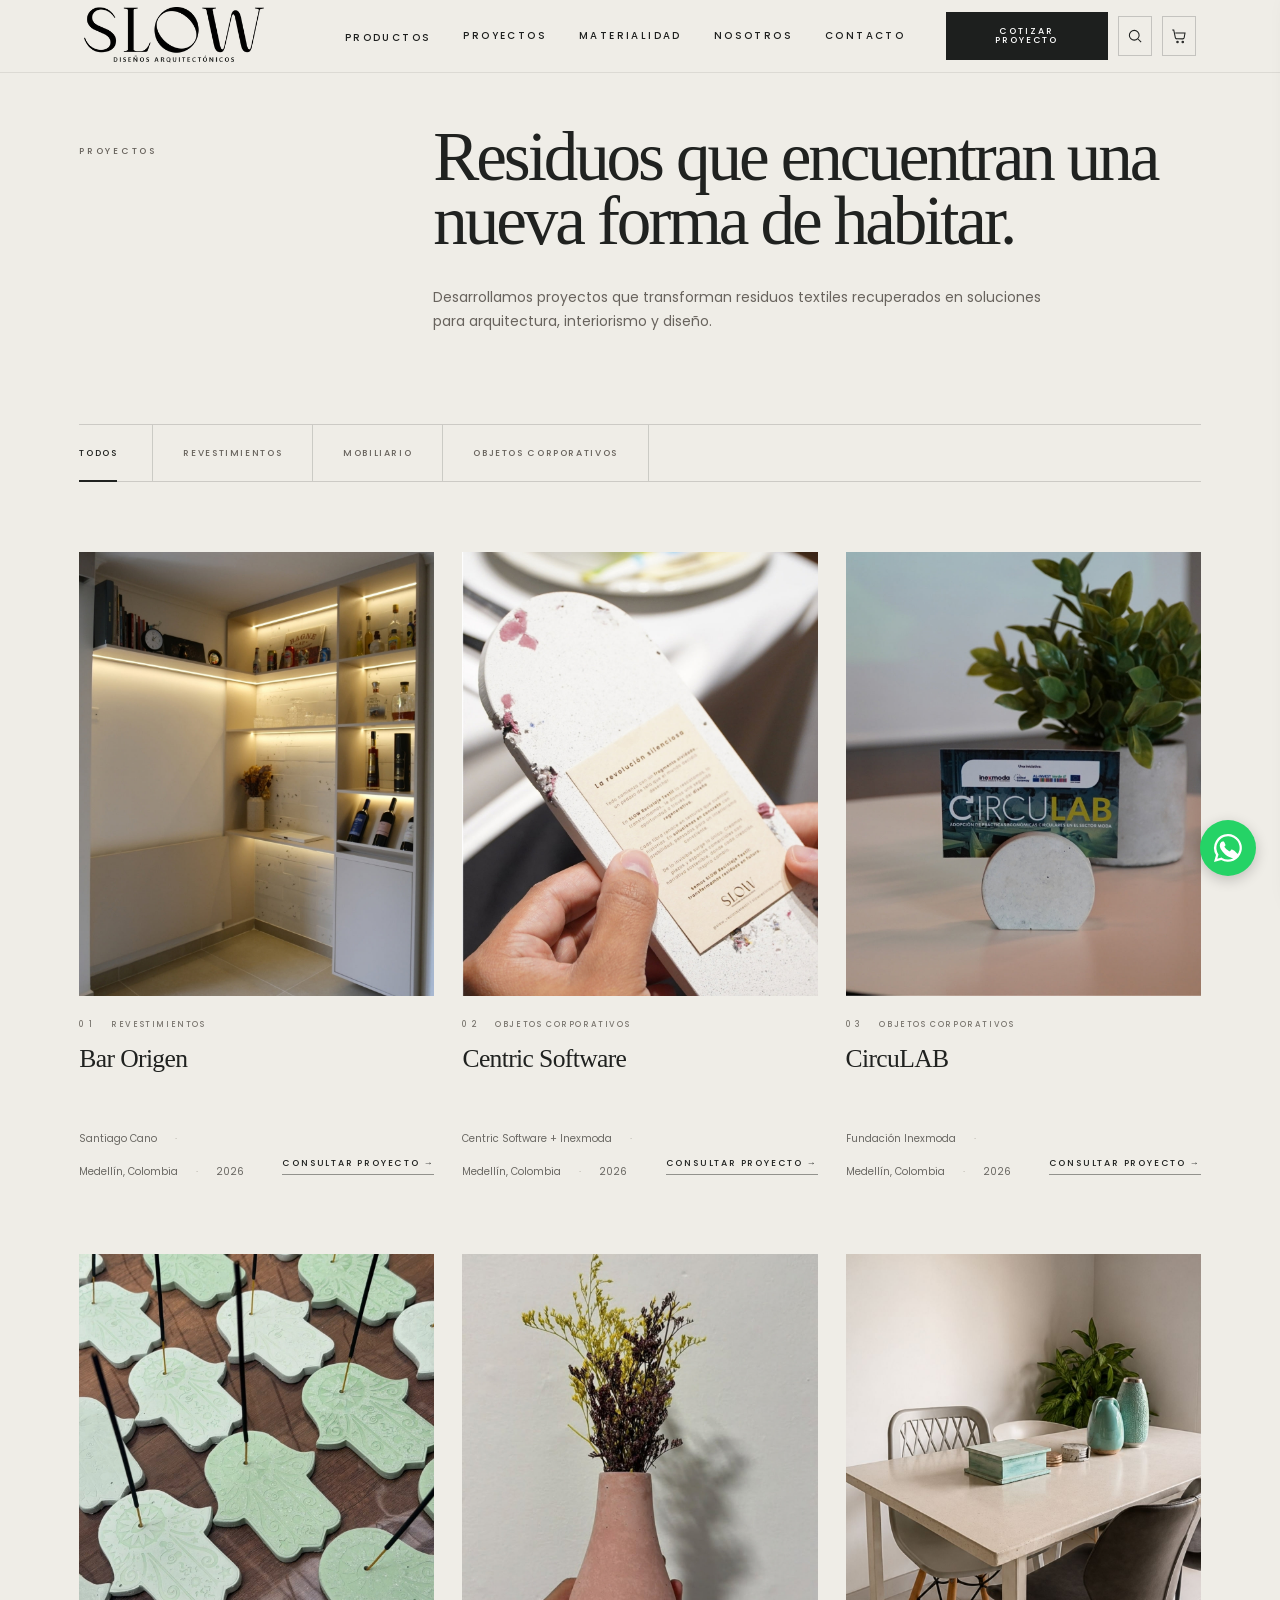
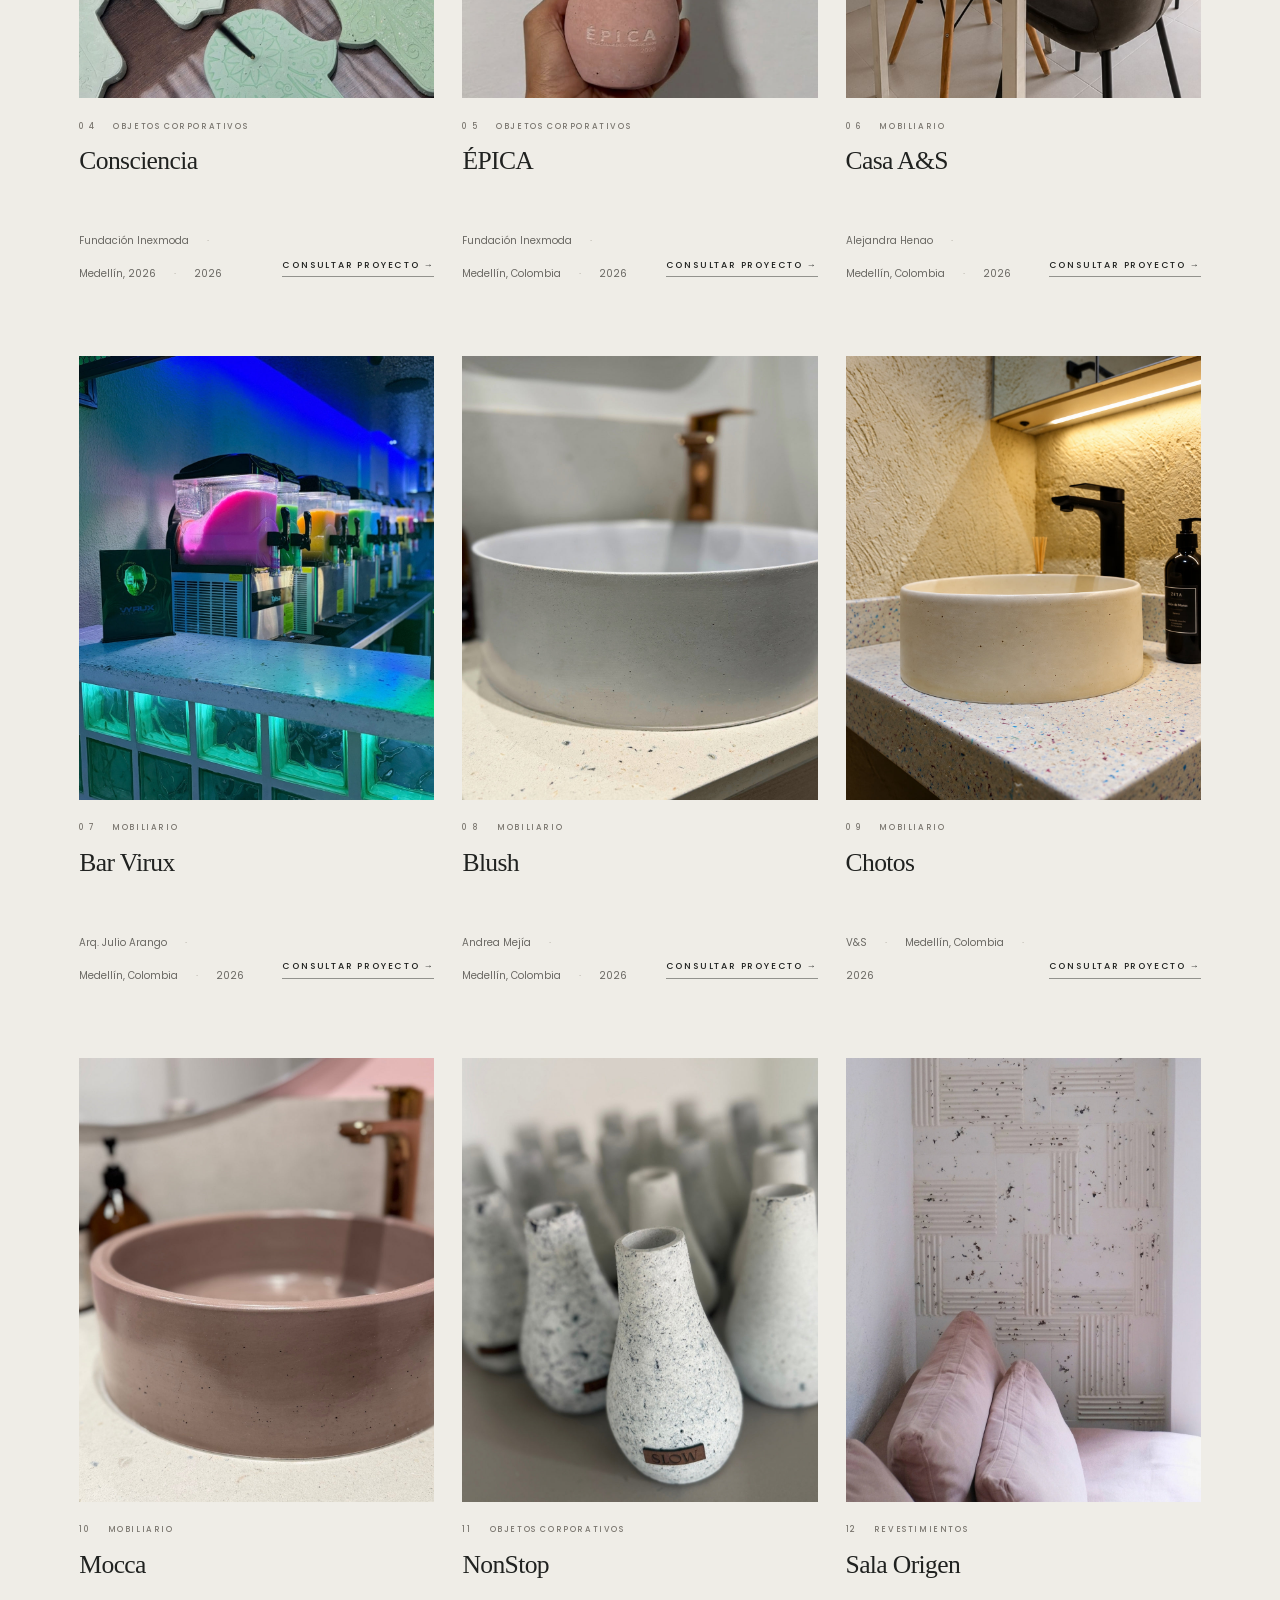
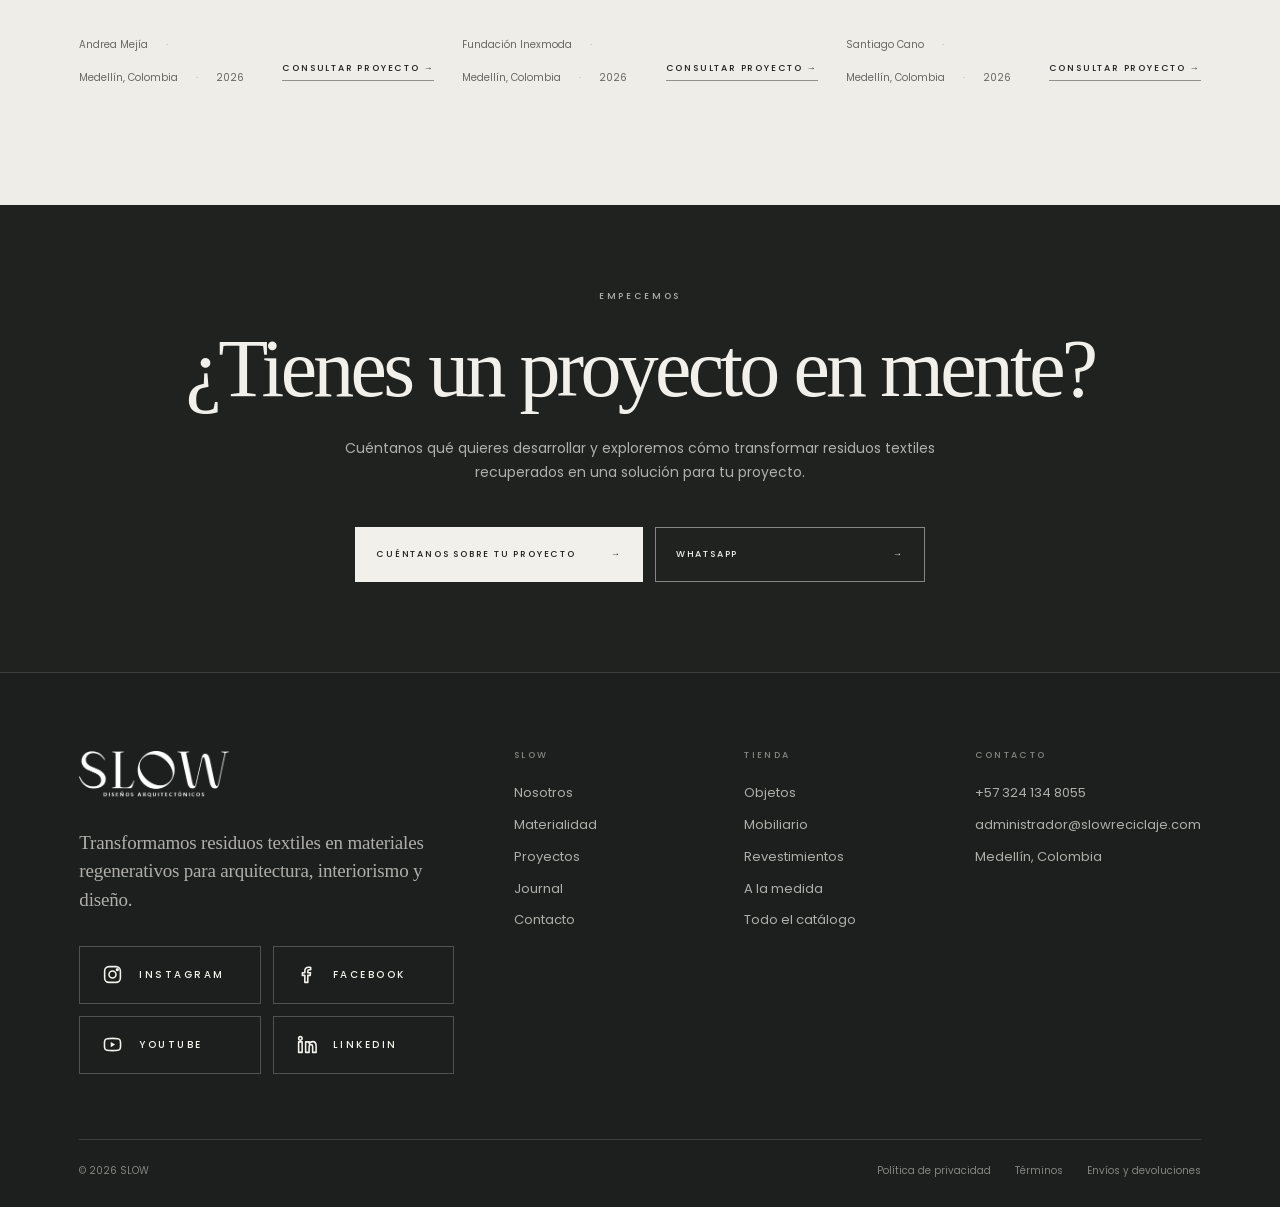
<file: subpages/proyectos.html>
﻿<!DOCTYPE html>
<html lang="es">
<head>
  <script>
    (function(w,d,s,l,i){w[l]=w[l]||[];w[l].push({'gtm.start':
    new Date().getTime(),event:'gtm.js'});var f=d.getElementsByTagName(s)[0],
    j=d.createElement(s),dl=l!='dataLayer'?'&l='+l:'';j.async=true;j.src=
    'https://www.googletagmanager.com/gtm.js?id='+i+dl;f.parentNode.insertBefore(j,f);
    })(window,document,'script','dataLayer','GTM-TDWGMDZF');
  </script>

  <meta charset="UTF-8">
  <meta name="viewport" content="width=device-width, initial-scale=1.0">
  <title>Proyectos de arquitectura y diseño circular | SLOW – SLOW Soluciones de Reciclaje Textil</title>
  <meta name="description" content="Conoce proyectos de SLOW con fibras textiles recuperadas aplicadas en revestimientos, mobiliario y objetos para arquitectura, interiorismo y retail.">
  <link rel="icon" type="image/png" href="../assets/images/SLOW_RT_Negro.png">

  <!-- Google Fonts: Poppins -->
  <link rel="preconnect" href="https://fonts.googleapis.com">
  <link rel="preconnect" href="https://fonts.gstatic.com" crossorigin>
  <link href="https://fonts.googleapis.com/css2?family=Poppins:ital,wght@0,300;0,400;0,500;0,600;0,700;1,400;1,700&display=swap" rel="stylesheet">

  <!-- Main Stylesheet -->
  <link rel="stylesheet" href="../styles.css">
</head>
<body class="template-page template-proyectos">

<!-- HEADER -->
  <header
  class="slow-lovable-header is-internal"
  data-slow-header
>
 
  <div class="slow-lovable-header__inner">
 
 
    <!-- =========================
         LOGO
    ========================== -->
 
    <a
      href="../index.html"
      class="slow-lovable-header__logo"
      aria-label="SLOW Diseños Arquitectónicos"
    >
 
      
 
        <img src="../assets/images/SLOW_RT_Negro.png" alt="SLOW Diseños Arquitectónicos"  width="260" height="84" loading="eager" class="slow-lovable-header__logo-img">
 
      
 
    </a>
 
 
 
    <!-- =========================
         DESKTOP NAV
    ========================== -->
 
    <nav
      class="slow-lovable-header__nav"
      aria-label="Navegación principal"
    >
 
 
      <!-- PRODUCTOS -->
 
      <div
        class="
          slow-lovable-header__item
          slow-lovable-header__item--products
        "
      >
 
        <a
          href="productos.html"
          class="
            slow-lovable-header__nav-link
            slow-lovable-header__products-trigger
          "
        >
          PRODUCTOS
        </a>
 
 
        <div class="slow-lovable-header__dropdown">
 
 
          
 
            <a href="objetos.html">
              Objetos
            </a>
 
          
 
 
          
 
            <a href="mobiliario.html">
              Mobiliario
            </a>
 
          
 
 
          
 
            <a href="revestimientos.html">
              Revestimientos
            </a>
 
          
 
 
          
 
            <a href="a-la-medida.html">
              Soluciones a la medida
            </a>
 
          
</div>
 
      </div>
 
 
 
      <!-- PROYECTOS -->
 
      
 
        <a
          href="proyectos.html"
          class="slow-lovable-header__nav-link"
        >
          PROYECTOS
        </a>
 
      
 
 
 
      <!-- MATERIALIDAD -->
 
      
 
        <a
          href="materialidad.html"
          class="slow-lovable-header__nav-link"
        >
          MATERIALIDAD
        </a>
 
      
 
 
 
      <!-- JOURNAL -->
 
      
 
 
 
      <!-- NOSOTROS -->
 
      
 
        <a
          href="nosotros.html"
          class="slow-lovable-header__nav-link"
        >
          NOSOTROS
        </a>
 
      
 
 
 
      <!-- CONTACTO -->
 
      
 
        <a
          href="contacto.html"
          class="slow-lovable-header__nav-link"
        >
          CONTACTO
        </a>
 
      
 
    </nav>
 
 
 
    <!-- =========================
         ACTIONS
    ========================== -->
 
    <div class="slow-lovable-header__actions">
 
 
      
 
        <a
          href="https://wa.me/573241348055"
          class="slow-lovable-header__quote"
        >
          COTIZAR PROYECTO
        </a>
 
      
 
 
      <button
        type="button"
        class="slow-lovable-header__search-toggle"
        aria-label="Buscar"
        aria-expanded="false"
        data-slow-search-toggle
      >
        <svg
          viewBox="0 0 24 24"
          fill="none"
          stroke="currentColor"
          stroke-width="1.4"
          aria-hidden="true"
        >
          <circle cx="11" cy="11" r="6.5"></circle>
          <path d="M16 16l4.2 4.2"></path>
        </svg>
      </button>
 
 
      <a
        href="/cart"
        class="slow-lovable-header__cart"
        aria-label="Carrito"
      >
 
        <svg
          viewBox="0 0 24 24"
          fill="none"
          stroke="currentColor"
          stroke-width="1.4"
          aria-hidden="true"
        >
 
          <path
            d="M3 4h2l2.1 10.2a2 2 0 0 0 2 1.6h7.8a2 2 0 0 0 2-1.6L20 8H7"
          />
 
          <circle
            cx="10"
            cy="20"
            r="1"
          />
 
          <circle
            cx="17"
            cy="20"
            r="1"
          />
 
        </svg>
 
        <span
          class="slow-lovable-header__cart-count is-empty"
          data-slow-cart-count
          aria-label="0 productos en el carrito"
        >
          <span data-slow-cart-count-text>
            0
          </span>
        </span>
 
      </a>
 
 
      <button
        type="button"
        class="slow-lovable-header__menu-toggle"
        aria-label="Abrir menú"
        aria-expanded="false"
      >
 
        <span></span>
        <span></span>
 
      </button>
 
 
    </div>
 
  </div>
 
 
 
  <!-- =========================
       GLOBAL SEARCH
  ========================== -->
 
  <div
    class="slow-lovable-header__search-panel"
    data-slow-search-panel
    aria-hidden="true"
  >
    <form
      action="/search"
      method="get"
      role="search"
      class="slow-lovable-header__search-form"
    >
      <label
        for="slow-global-search-sections--22717416308953__slow_lovable_header_d7waWR"
        class="visually-hidden"
      >
        Buscar en SLOW
      </label>
 
      <input
        id="slow-global-search-sections--22717416308953__slow_lovable_header_d7waWR"
        class="slow-lovable-header__search-input"
        type="search"
        name="q"
        value=""
        placeholder="Buscar producto, material o palabra..."
        autocomplete="off"
        data-slow-search-input
      >
 
      <button
        type="submit"
        class="slow-lovable-header__search-submit"
      >
        BUSCAR
      </button>
 
      <button
        type="button"
        class="slow-lovable-header__search-close"
        aria-label="Cerrar búsqueda"
        data-slow-search-close
      >
        ×
      </button>
    </form>
  </div>
 
 
  <!-- =========================
       MOBILE MENU
  ========================== -->
 
  <div class="slow-lovable-header__mobile">
 
    <nav class="slow-lovable-header__mobile-nav">
 
 
      
 
        <a href="objetos.html">
          OBJETOS
        </a>
 
      
 
 
      
 
        <a href="mobiliario.html">
          MOBILIARIO
        </a>
 
      
 
 
      
 
        <a href="revestimientos.html">
          REVESTIMIENTOS
        </a>
 
      
 
      
 
        <a href="a-la-medida.html">
          A LA MEDIDA
        </a>
 
      
 
 
      
 
        <a href="productos.html">
          PRODUCTOS
        </a>
 
      
 
 
      
 
        <a href="proyectos.html">
          PROYECTOS
        </a>
 
      
 
 
      
 
        <a href="materialidad.html">
          MATERIALIDAD
        </a>
 
      
 
 
      
 
 
      
 
        <a href="nosotros.html">
          NOSOTROS
        </a>
 
      
 
 
      
 
        <a href="contacto.html">
          CONTACTO
        </a>
 
      
 
 
      
 
        <a
          href="https://wa.me/573241348055"
          class="slow-lovable-header__mobile-quote"
        >
          COTIZAR PROYECTO
        </a>
 
      
 
 
    </nav>
 
  </div>
 
</header>

  <!-- MAIN CONTENT -->

  <!-- MAIN CONTENT: PROYECTOS -->
  <main id="MainContent" class="content-for-layout focus-none" role="main" tabindex="-1">
<!-- =========================================
     PROYECTOS - HERO & FILTROS
========================================= -->
<section class="slow-projects-hero" id="proyectos">
  <div class="slow-projects-hero__inner">

    <div class="slow-projects-hero__header">
      <div class="slow-projects-hero__label">
        <span>PROYECTOS</span>
      </div>

      <div class="slow-projects-hero__content">
        <h1 class="slow-projects-hero__heading">
          Residuos que encuentran una nueva forma de habitar.
        </h1>

        <div class="slow-projects-hero__description">
          <p>Desarrollamos proyectos que transforman residuos textiles recuperados en soluciones para arquitectura, interiorismo y diseño.</p>
        </div>
      </div>
    </div>

    <!-- FILTROS -->
    <nav class="slow-projects-hero__filters" aria-label="Categorías de proyectos">
      <button type="button" class="slow-projects-hero__filter is-active" data-project-filter="all">
        TODOS
      </button>
      <button type="button" class="slow-projects-hero__filter" data-project-filter="revestimientos">
        REVESTIMIENTOS
      </button>
      <button type="button" class="slow-projects-hero__filter" data-project-filter="mobiliario">
        MOBILIARIO
      </button>
      <button type="button" class="slow-projects-hero__filter" data-project-filter="objetos-corporativos">
        OBJETOS CORPORATIVOS
      </button>
    </nav>

  </div>
</section>

<!-- =========================================
     PROYECTOS - GRID (12 PROYECTOS)
========================================= -->
<section class="slow-projects-grid">
  <div class="slow-projects-grid__inner">
    <div class="slow-projects-grid__list">
      <article class="slow-projects-grid__project" data-project-category="revestimientos">
        <!-- IMAGEN -->
        <a href="https://wa.me/573122387209?text=Hola%20SLOW%2C%20me%20interesa%20conocer%20m%C3%A1s%20sobre%20el%20proyecto%3A%20Bar%20Origen" target="_blank" rel="noopener" class="slow-projects-grid__media-link" aria-label="Ver proyecto Bar Origen">
          <div class="slow-projects-grid__media" style="position:relative !important; display:block !important; width:100% !important; height:auto !important; overflow:hidden !important;">
            <div aria-hidden="true" style="display:block !important; width:100% !important; padding-top:125% !important; pointer-events:none !important;"></div>
            <img src="../assets/images/projects/BAR_CHOTOS.jpg" alt="Bar Origen" loading="lazy" class="slow-projects-grid__image" style="position:absolute !important; inset:0 !important; width:100% !important; height:100% !important; object-fit:cover !important; object-position:center center !important; display:block !important;">
          </div>
        </a>

        <!-- INFORMACIÓN -->
        <div class="slow-projects-grid__info">
          <div class="slow-projects-grid__info-main">
            <!-- NÚMERO + CATEGORÍA -->
            <div class="slow-projects-grid__meta-top">
              <span class="slow-projects-grid__number">0 1</span>
              <span class="slow-projects-grid__category">Revestimientos</span>
            </div>

            <!-- TÍTULO -->
            <h3 class="slow-projects-grid__title">
              <a href="https://wa.me/573122387209?text=Hola%20SLOW%2C%20me%20interesa%20conocer%20m%C3%A1s%20sobre%20el%20proyecto%3A%20Bar%20Origen" target="_blank" rel="noopener" class="slow-projects-grid__title-link">
                Bar Origen
              </a>
            </h3>

            <!-- CLIENTE · CIUDAD · AÑO -->
            <div class="slow-projects-grid__meta-bottom">
              <span>Santiago Cano</span>
              <span>Medellín, Colombia</span>
              <span>2026</span>
            </div>
          </div>

          <!-- ENLACE ACCIÓN -->
          <a href="https://wa.me/573122387209?text=Hola%20SLOW%2C%20me%20interesa%20conocer%20m%C3%A1s%20sobre%20el%20proyecto%3A%20Bar%20Origen" target="_blank" rel="noopener" class="slow-projects-grid__link">
            CONSULTAR PROYECTO →
          </a>
        </div>
      </article>
      <article class="slow-projects-grid__project" data-project-category="objetos-corporativos">
        <!-- IMAGEN -->
        <a href="https://wa.me/573122387209?text=Hola%20SLOW%2C%20me%20interesa%20conocer%20m%C3%A1s%20sobre%20el%20proyecto%3A%20Centric%20Software" target="_blank" rel="noopener" class="slow-projects-grid__media-link" aria-label="Ver proyecto Centric Software">
          <div class="slow-projects-grid__media" style="position:relative !important; display:block !important; width:100% !important; height:auto !important; overflow:hidden !important;">
            <div aria-hidden="true" style="display:block !important; width:100% !important; padding-top:125% !important; pointer-events:none !important;"></div>
            <img src="../assets/images/projects/CENTRIC_SOFTWARE_5.jpg" alt="Centric Software" loading="lazy" class="slow-projects-grid__image" style="position:absolute !important; inset:0 !important; width:100% !important; height:100% !important; object-fit:cover !important; object-position:center center !important; display:block !important;">
          </div>
        </a>

        <!-- INFORMACIÓN -->
        <div class="slow-projects-grid__info">
          <div class="slow-projects-grid__info-main">
            <!-- NÚMERO + CATEGORÍA -->
            <div class="slow-projects-grid__meta-top">
              <span class="slow-projects-grid__number">0 2</span>
              <span class="slow-projects-grid__category">Objetos Corporativos</span>
            </div>

            <!-- TÍTULO -->
            <h3 class="slow-projects-grid__title">
              <a href="https://wa.me/573122387209?text=Hola%20SLOW%2C%20me%20interesa%20conocer%20m%C3%A1s%20sobre%20el%20proyecto%3A%20Centric%20Software" target="_blank" rel="noopener" class="slow-projects-grid__title-link">
                Centric Software
              </a>
            </h3>

            <!-- CLIENTE · CIUDAD · AÑO -->
            <div class="slow-projects-grid__meta-bottom">
              <span>Centric Software + Inexmoda</span>
              <span>Medellín, Colombia</span>
              <span>2026</span>
            </div>
          </div>

          <!-- ENLACE ACCIÓN -->
          <a href="https://wa.me/573122387209?text=Hola%20SLOW%2C%20me%20interesa%20conocer%20m%C3%A1s%20sobre%20el%20proyecto%3A%20Centric%20Software" target="_blank" rel="noopener" class="slow-projects-grid__link">
            CONSULTAR PROYECTO →
          </a>
        </div>
      </article>
      <article class="slow-projects-grid__project" data-project-category="objetos-corporativos">
        <!-- IMAGEN -->
        <a href="https://wa.me/573122387209?text=Hola%20SLOW%2C%20me%20interesa%20conocer%20m%C3%A1s%20sobre%20el%20proyecto%3A%20CircuLAB" target="_blank" rel="noopener" class="slow-projects-grid__media-link" aria-label="Ver proyecto CircuLAB">
          <div class="slow-projects-grid__media" style="position:relative !important; display:block !important; width:100% !important; height:auto !important; overflow:hidden !important;">
            <div aria-hidden="true" style="display:block !important; width:100% !important; padding-top:125% !important; pointer-events:none !important;"></div>
            <img src="../assets/images/projects/CIRCULAB_3.jpg" alt="CircuLAB" loading="lazy" class="slow-projects-grid__image" style="position:absolute !important; inset:0 !important; width:100% !important; height:100% !important; object-fit:cover !important; object-position:center center !important; display:block !important;">
          </div>
        </a>

        <!-- INFORMACIÓN -->
        <div class="slow-projects-grid__info">
          <div class="slow-projects-grid__info-main">
            <!-- NÚMERO + CATEGORÍA -->
            <div class="slow-projects-grid__meta-top">
              <span class="slow-projects-grid__number">0 3</span>
              <span class="slow-projects-grid__category">Objetos Corporativos</span>
            </div>

            <!-- TÍTULO -->
            <h3 class="slow-projects-grid__title">
              <a href="https://wa.me/573122387209?text=Hola%20SLOW%2C%20me%20interesa%20conocer%20m%C3%A1s%20sobre%20el%20proyecto%3A%20CircuLAB" target="_blank" rel="noopener" class="slow-projects-grid__title-link">
                CircuLAB
              </a>
            </h3>

            <!-- CLIENTE · CIUDAD · AÑO -->
            <div class="slow-projects-grid__meta-bottom">
              <span>Fundación Inexmoda</span>
              <span>Medellín, Colombia</span>
              <span>2026</span>
            </div>
          </div>

          <!-- ENLACE ACCIÓN -->
          <a href="https://wa.me/573122387209?text=Hola%20SLOW%2C%20me%20interesa%20conocer%20m%C3%A1s%20sobre%20el%20proyecto%3A%20CircuLAB" target="_blank" rel="noopener" class="slow-projects-grid__link">
            CONSULTAR PROYECTO →
          </a>
        </div>
      </article>
      <article class="slow-projects-grid__project" data-project-category="objetos-corporativos">
        <!-- IMAGEN -->
        <a href="https://wa.me/573122387209?text=Hola%20SLOW%2C%20me%20interesa%20conocer%20m%C3%A1s%20sobre%20el%20proyecto%3A%20Consciencia" target="_blank" rel="noopener" class="slow-projects-grid__media-link" aria-label="Ver proyecto Consciencia">
          <div class="slow-projects-grid__media" style="position:relative !important; display:block !important; width:100% !important; height:auto !important; overflow:hidden !important;">
            <div aria-hidden="true" style="display:block !important; width:100% !important; padding-top:125% !important; pointer-events:none !important;"></div>
            <img src="../assets/images/projects/OBJETOS_CORPORATIVOS.jpg" alt="Consciencia" loading="lazy" class="slow-projects-grid__image" style="position:absolute !important; inset:0 !important; width:100% !important; height:100% !important; object-fit:cover !important; object-position:center center !important; display:block !important;">
          </div>
        </a>

        <!-- INFORMACIÓN -->
        <div class="slow-projects-grid__info">
          <div class="slow-projects-grid__info-main">
            <!-- NÚMERO + CATEGORÍA -->
            <div class="slow-projects-grid__meta-top">
              <span class="slow-projects-grid__number">0 4</span>
              <span class="slow-projects-grid__category">Objetos corporativos</span>
            </div>

            <!-- TÍTULO -->
            <h3 class="slow-projects-grid__title">
              <a href="https://wa.me/573122387209?text=Hola%20SLOW%2C%20me%20interesa%20conocer%20m%C3%A1s%20sobre%20el%20proyecto%3A%20Consciencia" target="_blank" rel="noopener" class="slow-projects-grid__title-link">
                Consciencia
              </a>
            </h3>

            <!-- CLIENTE · CIUDAD · AÑO -->
            <div class="slow-projects-grid__meta-bottom">
              <span>Fundación Inexmoda</span>
              <span>Medellín, 2026</span>
              <span>2026</span>
            </div>
          </div>

          <!-- ENLACE ACCIÓN -->
          <a href="https://wa.me/573122387209?text=Hola%20SLOW%2C%20me%20interesa%20conocer%20m%C3%A1s%20sobre%20el%20proyecto%3A%20Consciencia" target="_blank" rel="noopener" class="slow-projects-grid__link">
            CONSULTAR PROYECTO →
          </a>
        </div>
      </article>
      <article class="slow-projects-grid__project" data-project-category="objetos-corporativos">
        <!-- IMAGEN -->
        <a href="https://wa.me/573122387209?text=Hola%20SLOW%2C%20me%20interesa%20conocer%20m%C3%A1s%20sobre%20el%20proyecto%3A%20%C3%89PICA" target="_blank" rel="noopener" class="slow-projects-grid__media-link" aria-label="Ver proyecto ÉPICA">
          <div class="slow-projects-grid__media" style="position:relative !important; display:block !important; width:100% !important; height:auto !important; overflow:hidden !important;">
            <div aria-hidden="true" style="display:block !important; width:100% !important; padding-top:125% !important; pointer-events:none !important;"></div>
            <img src="../assets/images/projects/EPICA_3.jpg" alt="ÉPICA" loading="lazy" class="slow-projects-grid__image" style="position:absolute !important; inset:0 !important; width:100% !important; height:100% !important; object-fit:cover !important; object-position:center center !important; display:block !important;">
          </div>
        </a>

        <!-- INFORMACIÓN -->
        <div class="slow-projects-grid__info">
          <div class="slow-projects-grid__info-main">
            <!-- NÚMERO + CATEGORÍA -->
            <div class="slow-projects-grid__meta-top">
              <span class="slow-projects-grid__number">0 5</span>
              <span class="slow-projects-grid__category">Objetos Corporativos</span>
            </div>

            <!-- TÍTULO -->
            <h3 class="slow-projects-grid__title">
              <a href="https://wa.me/573122387209?text=Hola%20SLOW%2C%20me%20interesa%20conocer%20m%C3%A1s%20sobre%20el%20proyecto%3A%20%C3%89PICA" target="_blank" rel="noopener" class="slow-projects-grid__title-link">
                ÉPICA
              </a>
            </h3>

            <!-- CLIENTE · CIUDAD · AÑO -->
            <div class="slow-projects-grid__meta-bottom">
              <span>Fundación Inexmoda</span>
              <span>Medellín, Colombia</span>
              <span>2026</span>
            </div>
          </div>

          <!-- ENLACE ACCIÓN -->
          <a href="https://wa.me/573122387209?text=Hola%20SLOW%2C%20me%20interesa%20conocer%20m%C3%A1s%20sobre%20el%20proyecto%3A%20%C3%89PICA" target="_blank" rel="noopener" class="slow-projects-grid__link">
            CONSULTAR PROYECTO →
          </a>
        </div>
      </article>
      <article class="slow-projects-grid__project" data-project-category="mobiliario">
        <!-- IMAGEN -->
        <a href="https://wa.me/573122387209?text=Hola%20SLOW%2C%20me%20interesa%20conocer%20m%C3%A1s%20sobre%20el%20proyecto%3A%20Casa%20A%26S" target="_blank" rel="noopener" class="slow-projects-grid__media-link" aria-label="Ver proyecto Casa A&S">
          <div class="slow-projects-grid__media" style="position:relative !important; display:block !important; width:100% !important; height:auto !important; overflow:hidden !important;">
            <div aria-hidden="true" style="display:block !important; width:100% !important; padding-top:125% !important; pointer-events:none !important;"></div>
            <img src="../assets/images/projects/Comedor_AyS.jpg" alt="Casa A&S" loading="lazy" class="slow-projects-grid__image" style="position:absolute !important; inset:0 !important; width:100% !important; height:100% !important; object-fit:cover !important; object-position:center center !important; display:block !important;">
          </div>
        </a>

        <!-- INFORMACIÓN -->
        <div class="slow-projects-grid__info">
          <div class="slow-projects-grid__info-main">
            <!-- NÚMERO + CATEGORÍA -->
            <div class="slow-projects-grid__meta-top">
              <span class="slow-projects-grid__number">0 6</span>
              <span class="slow-projects-grid__category">Mobiliario</span>
            </div>

            <!-- TÍTULO -->
            <h3 class="slow-projects-grid__title">
              <a href="https://wa.me/573122387209?text=Hola%20SLOW%2C%20me%20interesa%20conocer%20m%C3%A1s%20sobre%20el%20proyecto%3A%20Casa%20A%26S" target="_blank" rel="noopener" class="slow-projects-grid__title-link">
                Casa A&S
              </a>
            </h3>

            <!-- CLIENTE · CIUDAD · AÑO -->
            <div class="slow-projects-grid__meta-bottom">
              <span>Alejandra Henao</span>
              <span>Medellín, Colombia</span>
              <span>2026</span>
            </div>
          </div>

          <!-- ENLACE ACCIÓN -->
          <a href="https://wa.me/573122387209?text=Hola%20SLOW%2C%20me%20interesa%20conocer%20m%C3%A1s%20sobre%20el%20proyecto%3A%20Casa%20A%26S" target="_blank" rel="noopener" class="slow-projects-grid__link">
            CONSULTAR PROYECTO →
          </a>
        </div>
      </article>
      <article class="slow-projects-grid__project" data-project-category="mobiliario">
        <!-- IMAGEN -->
        <a href="https://wa.me/573122387209?text=Hola%20SLOW%2C%20me%20interesa%20conocer%20m%C3%A1s%20sobre%20el%20proyecto%3A%20Bar%20Virux" target="_blank" rel="noopener" class="slow-projects-grid__media-link" aria-label="Ver proyecto Bar Virux">
          <div class="slow-projects-grid__media" style="position:relative !important; display:block !important; width:100% !important; height:auto !important; overflow:hidden !important;">
            <div aria-hidden="true" style="display:block !important; width:100% !important; padding-top:125% !important; pointer-events:none !important;"></div>
            <img src="../assets/images/projects/PROYECTO_VIRUX_3.jpg" alt="Bar Virux" loading="lazy" class="slow-projects-grid__image" style="position:absolute !important; inset:0 !important; width:100% !important; height:100% !important; object-fit:cover !important; object-position:center center !important; display:block !important;">
          </div>
        </a>

        <!-- INFORMACIÓN -->
        <div class="slow-projects-grid__info">
          <div class="slow-projects-grid__info-main">
            <!-- NÚMERO + CATEGORÍA -->
            <div class="slow-projects-grid__meta-top">
              <span class="slow-projects-grid__number">0 7</span>
              <span class="slow-projects-grid__category">Mobiliario</span>
            </div>

            <!-- TÍTULO -->
            <h3 class="slow-projects-grid__title">
              <a href="https://wa.me/573122387209?text=Hola%20SLOW%2C%20me%20interesa%20conocer%20m%C3%A1s%20sobre%20el%20proyecto%3A%20Bar%20Virux" target="_blank" rel="noopener" class="slow-projects-grid__title-link">
                Bar Virux
              </a>
            </h3>

            <!-- CLIENTE · CIUDAD · AÑO -->
            <div class="slow-projects-grid__meta-bottom">
              <span>Arq. Julio Arango</span>
              <span>Medellín, Colombia</span>
              <span>2026</span>
            </div>
          </div>

          <!-- ENLACE ACCIÓN -->
          <a href="https://wa.me/573122387209?text=Hola%20SLOW%2C%20me%20interesa%20conocer%20m%C3%A1s%20sobre%20el%20proyecto%3A%20Bar%20Virux" target="_blank" rel="noopener" class="slow-projects-grid__link">
            CONSULTAR PROYECTO →
          </a>
        </div>
      </article>
      <article class="slow-projects-grid__project" data-project-category="mobiliario">
        <!-- IMAGEN -->
        <a href="https://wa.me/573122387209?text=Hola%20SLOW%2C%20me%20interesa%20conocer%20m%C3%A1s%20sobre%20el%20proyecto%3A%20Blush" target="_blank" rel="noopener" class="slow-projects-grid__media-link" aria-label="Ver proyecto Blush">
          <div class="slow-projects-grid__media" style="position:relative !important; display:block !important; width:100% !important; height:auto !important; overflow:hidden !important;">
            <div aria-hidden="true" style="display:block !important; width:100% !important; padding-top:125% !important; pointer-events:none !important;"></div>
            <img src="../assets/images/projects/disenos_personalizados_79d19720-cbae-4885-9673-04213934d46d.jpg" alt="Blush" loading="lazy" class="slow-projects-grid__image" style="position:absolute !important; inset:0 !important; width:100% !important; height:100% !important; object-fit:cover !important; object-position:center center !important; display:block !important;">
          </div>
        </a>

        <!-- INFORMACIÓN -->
        <div class="slow-projects-grid__info">
          <div class="slow-projects-grid__info-main">
            <!-- NÚMERO + CATEGORÍA -->
            <div class="slow-projects-grid__meta-top">
              <span class="slow-projects-grid__number">0 8</span>
              <span class="slow-projects-grid__category">Mobiliario</span>
            </div>

            <!-- TÍTULO -->
            <h3 class="slow-projects-grid__title">
              <a href="https://wa.me/573122387209?text=Hola%20SLOW%2C%20me%20interesa%20conocer%20m%C3%A1s%20sobre%20el%20proyecto%3A%20Blush" target="_blank" rel="noopener" class="slow-projects-grid__title-link">
                Blush
              </a>
            </h3>

            <!-- CLIENTE · CIUDAD · AÑO -->
            <div class="slow-projects-grid__meta-bottom">
              <span>Andrea Mejía</span>
              <span>Medellín, Colombia</span>
              <span>2026</span>
            </div>
          </div>

          <!-- ENLACE ACCIÓN -->
          <a href="https://wa.me/573122387209?text=Hola%20SLOW%2C%20me%20interesa%20conocer%20m%C3%A1s%20sobre%20el%20proyecto%3A%20Blush" target="_blank" rel="noopener" class="slow-projects-grid__link">
            CONSULTAR PROYECTO →
          </a>
        </div>
      </article>
      <article class="slow-projects-grid__project" data-project-category="mobiliario">
        <!-- IMAGEN -->
        <a href="https://wa.me/573122387209?text=Hola%20SLOW%2C%20me%20interesa%20conocer%20m%C3%A1s%20sobre%20el%20proyecto%3A%20Chotos" target="_blank" rel="noopener" class="slow-projects-grid__media-link" aria-label="Ver proyecto Chotos">
          <div class="slow-projects-grid__media" style="position:relative !important; display:block !important; width:100% !important; height:auto !important; overflow:hidden !important;">
            <div aria-hidden="true" style="display:block !important; width:100% !important; padding-top:125% !important; pointer-events:none !important;"></div>
            <img src="../assets/images/projects/Lavabo_moderno_con_luz_calida_y_jabon_ZETA.png" alt="Chotos" loading="lazy" class="slow-projects-grid__image" style="position:absolute !important; inset:0 !important; width:100% !important; height:100% !important; object-fit:cover !important; object-position:center center !important; display:block !important;">
          </div>
        </a>

        <!-- INFORMACIÓN -->
        <div class="slow-projects-grid__info">
          <div class="slow-projects-grid__info-main">
            <!-- NÚMERO + CATEGORÍA -->
            <div class="slow-projects-grid__meta-top">
              <span class="slow-projects-grid__number">0 9</span>
              <span class="slow-projects-grid__category">Mobiliario</span>
            </div>

            <!-- TÍTULO -->
            <h3 class="slow-projects-grid__title">
              <a href="https://wa.me/573122387209?text=Hola%20SLOW%2C%20me%20interesa%20conocer%20m%C3%A1s%20sobre%20el%20proyecto%3A%20Chotos" target="_blank" rel="noopener" class="slow-projects-grid__title-link">
                Chotos
              </a>
            </h3>

            <!-- CLIENTE · CIUDAD · AÑO -->
            <div class="slow-projects-grid__meta-bottom">
              <span>V&S</span>
              <span>Medellín, Colombia</span>
              <span>2026</span>
            </div>
          </div>

          <!-- ENLACE ACCIÓN -->
          <a href="https://wa.me/573122387209?text=Hola%20SLOW%2C%20me%20interesa%20conocer%20m%C3%A1s%20sobre%20el%20proyecto%3A%20Chotos" target="_blank" rel="noopener" class="slow-projects-grid__link">
            CONSULTAR PROYECTO →
          </a>
        </div>
      </article>
      <article class="slow-projects-grid__project" data-project-category="mobiliario">
        <!-- IMAGEN -->
        <a href="https://wa.me/573122387209?text=Hola%20SLOW%2C%20me%20interesa%20conocer%20m%C3%A1s%20sobre%20el%20proyecto%3A%20Mocca" target="_blank" rel="noopener" class="slow-projects-grid__media-link" aria-label="Ver proyecto Mocca">
          <div class="slow-projects-grid__media" style="position:relative !important; display:block !important; width:100% !important; height:auto !important; overflow:hidden !important;">
            <div aria-hidden="true" style="display:block !important; width:100% !important; padding-top:125% !important; pointer-events:none !important;"></div>
            <img src="../assets/images/projects/118.jpg" alt="Mocca" loading="lazy" class="slow-projects-grid__image" style="position:absolute !important; inset:0 !important; width:100% !important; height:100% !important; object-fit:cover !important; object-position:center center !important; display:block !important;">
          </div>
        </a>

        <!-- INFORMACIÓN -->
        <div class="slow-projects-grid__info">
          <div class="slow-projects-grid__info-main">
            <!-- NÚMERO + CATEGORÍA -->
            <div class="slow-projects-grid__meta-top">
              <span class="slow-projects-grid__number">10</span>
              <span class="slow-projects-grid__category">Mobiliario</span>
            </div>

            <!-- TÍTULO -->
            <h3 class="slow-projects-grid__title">
              <a href="https://wa.me/573122387209?text=Hola%20SLOW%2C%20me%20interesa%20conocer%20m%C3%A1s%20sobre%20el%20proyecto%3A%20Mocca" target="_blank" rel="noopener" class="slow-projects-grid__title-link">
                Mocca
              </a>
            </h3>

            <!-- CLIENTE · CIUDAD · AÑO -->
            <div class="slow-projects-grid__meta-bottom">
              <span>Andrea Mejía</span>
              <span>Medellín, Colombia</span>
              <span>2026</span>
            </div>
          </div>

          <!-- ENLACE ACCIÓN -->
          <a href="https://wa.me/573122387209?text=Hola%20SLOW%2C%20me%20interesa%20conocer%20m%C3%A1s%20sobre%20el%20proyecto%3A%20Mocca" target="_blank" rel="noopener" class="slow-projects-grid__link">
            CONSULTAR PROYECTO →
          </a>
        </div>
      </article>
      <article class="slow-projects-grid__project" data-project-category="objetos-corporativos">
        <!-- IMAGEN -->
        <a href="https://wa.me/573122387209?text=Hola%20SLOW%2C%20me%20interesa%20conocer%20m%C3%A1s%20sobre%20el%20proyecto%3A%20NonStop" target="_blank" rel="noopener" class="slow-projects-grid__media-link" aria-label="Ver proyecto NonStop">
          <div class="slow-projects-grid__media" style="position:relative !important; display:block !important; width:100% !important; height:auto !important; overflow:hidden !important;">
            <div aria-hidden="true" style="display:block !important; width:100% !important; padding-top:125% !important; pointer-events:none !important;"></div>
            <img src="../assets/images/projects/NONSTOP.jpg" alt="NonStop" loading="lazy" class="slow-projects-grid__image" style="position:absolute !important; inset:0 !important; width:100% !important; height:100% !important; object-fit:cover !important; object-position:center center !important; display:block !important;">
          </div>
        </a>

        <!-- INFORMACIÓN -->
        <div class="slow-projects-grid__info">
          <div class="slow-projects-grid__info-main">
            <!-- NÚMERO + CATEGORÍA -->
            <div class="slow-projects-grid__meta-top">
              <span class="slow-projects-grid__number">11</span>
              <span class="slow-projects-grid__category">Objetos Corporativos</span>
            </div>

            <!-- TÍTULO -->
            <h3 class="slow-projects-grid__title">
              <a href="https://wa.me/573122387209?text=Hola%20SLOW%2C%20me%20interesa%20conocer%20m%C3%A1s%20sobre%20el%20proyecto%3A%20NonStop" target="_blank" rel="noopener" class="slow-projects-grid__title-link">
                NonStop
              </a>
            </h3>

            <!-- CLIENTE · CIUDAD · AÑO -->
            <div class="slow-projects-grid__meta-bottom">
              <span>Fundación Inexmoda</span>
              <span>Medellín, Colombia</span>
              <span>2026</span>
            </div>
          </div>

          <!-- ENLACE ACCIÓN -->
          <a href="https://wa.me/573122387209?text=Hola%20SLOW%2C%20me%20interesa%20conocer%20m%C3%A1s%20sobre%20el%20proyecto%3A%20NonStop" target="_blank" rel="noopener" class="slow-projects-grid__link">
            CONSULTAR PROYECTO →
          </a>
        </div>
      </article>
      <article class="slow-projects-grid__project" data-project-category="revestimientos">
        <!-- IMAGEN -->
        <a href="https://wa.me/573122387209?text=Hola%20SLOW%2C%20me%20interesa%20conocer%20m%C3%A1s%20sobre%20el%20proyecto%3A%20Sala%20Origen" target="_blank" rel="noopener" class="slow-projects-grid__media-link" aria-label="Ver proyecto Sala Origen">
          <div class="slow-projects-grid__media" style="position:relative !important; display:block !important; width:100% !important; height:auto !important; overflow:hidden !important;">
            <div aria-hidden="true" style="display:block !important; width:100% !important; padding-top:125% !important; pointer-events:none !important;"></div>
            <img src="../assets/images/projects/SALA_CHOTOS.jpg" alt="Sala Origen" loading="lazy" class="slow-projects-grid__image" style="position:absolute !important; inset:0 !important; width:100% !important; height:100% !important; object-fit:cover !important; object-position:center center !important; display:block !important;">
          </div>
        </a>

        <!-- INFORMACIÓN -->
        <div class="slow-projects-grid__info">
          <div class="slow-projects-grid__info-main">
            <!-- NÚMERO + CATEGORÍA -->
            <div class="slow-projects-grid__meta-top">
              <span class="slow-projects-grid__number">12</span>
              <span class="slow-projects-grid__category">Revestimientos</span>
            </div>

            <!-- TÍTULO -->
            <h3 class="slow-projects-grid__title">
              <a href="https://wa.me/573122387209?text=Hola%20SLOW%2C%20me%20interesa%20conocer%20m%C3%A1s%20sobre%20el%20proyecto%3A%20Sala%20Origen" target="_blank" rel="noopener" class="slow-projects-grid__title-link">
                Sala Origen
              </a>
            </h3>

            <!-- CLIENTE · CIUDAD · AÑO -->
            <div class="slow-projects-grid__meta-bottom">
              <span>Santiago Cano</span>
              <span>Medellín, Colombia</span>
              <span>2026</span>
            </div>
          </div>

          <!-- ENLACE ACCIÓN -->
          <a href="https://wa.me/573122387209?text=Hola%20SLOW%2C%20me%20interesa%20conocer%20m%C3%A1s%20sobre%20el%20proyecto%3A%20Sala%20Origen" target="_blank" rel="noopener" class="slow-projects-grid__link">
            CONSULTAR PROYECTO →
          </a>
        </div>
      </article>
    </div>
  </div>
</section>

<!-- =========================================
     PROYECTOS - LLAMADO A LA ACCIÓN
========================================= -->
<section class="slow-projects-cta">
  <div class="slow-projects-cta__inner">
    <span class="slow-projects-cta__eyebrow">EMPECEMOS</span>
    <h2 class="slow-projects-cta__heading">¿Tienes un proyecto en mente?</h2>
    <div class="slow-projects-cta__description">
      <p>Cuéntanos qué quieres desarrollar y exploremos cómo transformar residuos textiles recuperados en una solución para tu proyecto.</p>
    </div>

    <div class="slow-projects-cta__actions">
      <a href="https://wa.me/message/6XTM4HJWD54NJ1" target="_blank" rel="noopener" class="slow-projects-cta__button slow-projects-cta__button--light">
        <span>CUÉNTANOS SOBRE TU PROYECTO</span>
        <span aria-hidden="true">→</span>
      </a>
      <a href="https://wa.me/573122387209" target="_blank" rel="noopener" class="slow-projects-cta__button slow-projects-cta__button--outline">
        <span>WHATSAPP</span>
        <span aria-hidden="true">→</span>
      </a>
    </div>
  </div>
</section>
  </main>

<!-- FOOTER -->
  <footer>
      <!-- BEGIN sections: footer-group -->
<div id="shopify-section-sections--22717416177881__slow_lovable_footer_XLrp7i" class="shopify-section shopify-section-group-footer-group"><footer class="slow-footer" id="slow-footer-sections--22717416177881__slow_lovable_footer_XLrp7i">
 
  <div class="slow-footer__main">
 
    <!-- MARCA -->
    <div class="slow-footer__brand">
 
      
        <img src="../assets/images/SLOW_RT_Negro.png" alt="SLOW Diseños Arquitectónicos"  width="320" height="103" loading="lazy" class="slow-footer__logo">
      
 
      
        <div class="slow-footer__brand-text">
          <p>Transformamos residuos textiles en materiales regenerativos para arquitectura, interiorismo y diseño.</p>
        </div>
      
 
 
      <!-- REDES SOCIALES -->
      <div class="slow-footer__socials">
 
        
          <a
            href="https://www.instagram.com/slowsoluciones"
            target="_blank"
            rel="noopener"
            class="slow-footer__social"
            aria-label="Instagram"
          >
            <svg viewBox="0 0 24 24" aria-hidden="true">
              <rect x="3" y="3" width="18" height="18" rx="5"></rect>
              <circle cx="12" cy="12" r="4"></circle>
              <circle cx="17.5" cy="6.5" r="1"></circle>
            </svg>
 
            <span>INSTAGRAM</span>
          </a>
        
          <a
            href="https://www.facebook.com/share/1AaC6zSPiQ/"
            target="_blank"
            rel="noopener"
            class="slow-footer__social"
            aria-label="Facebook"
          >
            <svg viewBox="0 0 24 24" aria-hidden="true">
              <path d="M13.5 21v-8h2.7l.4-3h-3.1V8.1c0-.9.3-1.5 1.6-1.5h1.7V3.9c-.3 0-1.3-.1-2.5-.1-2.5 0-4.2 1.5-4.2 4.3V10H7.3v3h2.8v8h3.4Z"></path>
            </svg>
            <span>FACEBOOK</span>
          </a>
 
 
        
          <a
            href="https://www.youtube.com/@slow_reciclajetextil"
            target="_blank"
            rel="noopener"
            class="slow-footer__social"
            aria-label="YouTube"
          >
            <svg viewBox="0 0 24 24" aria-hidden="true">
              <path d="M21 8.2c-.2-1.5-1.2-2.6-2.7-2.8C16.5 5.1 14.2 5 12 5s-4.5.1-6.3.4C4.2 5.6 3.2 6.7 3 8.2A25.6 25.6 0 0 0 2.8 12c0 1.3.1 2.6.2 3.8.2 1.5 1.2 2.6 2.7 2.8 1.8.3 4.1.4 6.3.4s4.5-.1 6.3-.4c1.5-.2 2.5-1.3 2.7-2.8.2-1.2.2-2.5.2-3.8s0-2.6-.2-3.8Z"></path>
              <path class="slow-footer__youtube-play" d="m10 9 5 3-5 3Z"></path>
            </svg>
 
            <span>YOUTUBE</span>
          </a>
        
 
 
        
          <a
            href="https://www.linkedin.com/company/slow-reciclaje-textil/"
            target="_blank"
            rel="noopener"
            class="slow-footer__social"
            aria-label="LinkedIn"
          >
            <svg viewBox="0 0 24 24" aria-hidden="true">
              <rect x="3" y="9" width="4" height="12"></rect>
              <circle cx="5" cy="5" r="2"></circle>
              <path d="M11 21V9h4v2c1-1.5 2.4-2.3 4-2.3 3 0 4 2 4 5V21h-4v-6.3c0-1.7-.5-2.7-1.9-2.7-1.5 0-2.1 1-2.1 3V21Z"></path>
            </svg>
 
            <span>LINKEDIN</span>
          </a>
        
 
      </div>
 
    </div>
 
 
    <!-- COLUMNA SLOW -->
    <div class="slow-footer__column">
 
      <h3 class="slow-footer__heading">
        SLOW
      </h3>
 
      
        <a href="nosotros.html">Nosotros</a>
      
 
      
        <a href="materialidad.html">Materialidad</a>
      
 
      
        <a href="proyectos.html">Proyectos</a>
      
 
      
        <a href="a-la-medida.html">Journal</a>
      
 
      
        <a href="contacto.html">Contacto</a>
      
 
    </div>
 
 
    <!-- COLUMNA TIENDA -->
    <div class="slow-footer__column">
 
      <h3 class="slow-footer__heading">
        TIENDA
      </h3>
 
      
        <a href="objetos.html">Objetos</a>
      
 
      
        <a href="mobiliario.html">Mobiliario</a>
      
 
      
        <a href="revestimientos.html">Revestimientos</a>
      
 
      
        <a href="a-la-medida.html">A la medida</a>
      
 
      
        <a href="productos.html">Todo el catálogo</a>
      
 
    </div>
 
 
    <!-- CONTACTO -->
    <div class="slow-footer__column slow-footer__contact">
 
      <h3 class="slow-footer__heading">
        CONTACTO
      </h3>
 
      
        <a href="tel:+573241348055">
          +57 324 134 8055
        </a>
      
 
      
        <a href="mailto:administrador@slowreciclaje.com">
          administrador@slowreciclaje.com
        </a>
      
 
      
        <span>Medellín, Colombia</span>
      
 
    </div>
 
  </div>
 
 
  <!-- PARTE INFERIOR -->
  <div class="slow-footer__bottom">
 
    <div class="slow-footer__copyright">
      © 2026 SLOW
    </div>
 
    <div class="slow-footer__legal">
 
      
        <a href="/policies/privacy-policy">
          Política de privacidad
        </a>
      
 
      
        <a href="/policies/terms-of-service">
          Términos
        </a>
      
 
      
        <a href="/policies/refund-policy">
          Envíos y devoluciones
        </a>
      
 
    </div>
 
  </div>
 
</footer>

  <!-- FLOATING WHATSAPP -->
  <a href="https://wa.me/573241348055" target="_blank" rel="noopener" class="slow-whatsapp-floating" aria-label="Escríbenos por WhatsApp">
    <svg viewBox="0 0 32 32" aria-hidden="true">
      <path d="M16 2a13.9 13.9 0 0 0-12 21L2 30l7.3-1.9A13.9 13.9 0 1 0 16 2zm0 25.5a11.6 11.6 0 0 1-5.9-1.6l-.4-.3-4.4 1.1 1.2-4.2-.3-.4A11.6 11.6 0 1 1 16 27.5zm6.4-8.7c-.4-.2-2.1-1-2.4-1.2s-.6-.2-.8.2-.9 1.2-1.2 1.4-.4.2-.8 0a9.8 9.8 0 0 1-4.7-4.1c-.4-.6.4-.6 1-1.8.1-.2 0-.4-.1-.6s-.8-2-1.2-2.7c-.3-.7-.7-.6-.9-.6h-.8a1.6 1.6 0 0 0-1.2.6 5 5 0 0 0-1.5 3.7c0 2.2 1.6 4.3 1.8 4.6s3.2 4.9 7.7 6.8c1.1.5 1.9.7 2.6.9a6.2 6.2 0 0 0 2.8.2c.9-.1 2.7-1.1 3.1-2.2s.4-2 .2-2.2-.6-.3-.9-.4z"/>
    </svg>
  </a>

  <!-- CART BACKDROP & DRAWER -->
  <div class="slow-cart-backdrop" id="slow-cart-backdrop"></div>
  <aside class="slow-cart-drawer" id="slow-cart-drawer" aria-label="Carrito de compras">
    <div class="slow-cart-drawer__header">
      <span class="slow-cart-drawer__title">CARRITO</span>
      <button type="button" class="slow-cart-drawer__close" id="slow-cart-close" aria-label="Cerrar carrito">×</button>
    </div>
    <div class="slow-cart-drawer__body" id="slow-cart-items">
      <div class="slow-cart-drawer__empty">Tu carrito está actualmente vacío.</div>
    </div>
    <div class="slow-cart-drawer__footer">
      <div class="slow-cart-drawer__total">
        <span>SUBTOTAL</span>
        <span id="slow-cart-subtotal">$0,00</span>
      </div>
      <a href="https://wa.me/573241348055?text=Hola,%20quisiera%20finalizar%20mi%20pedido" target="_blank" rel="noopener" class="slow-cart-drawer__checkout-btn">
        FINALIZAR COMPRA
      </a>
    </div>
  </aside>

  <!-- TOAST NOTIFICATION -->
  <div class="slow-toast" id="slow-toast">¡Producto agregado al carrito!</div>

  <!-- SCRIPT -->
  <script src="../script.js"></script>
</body>
</html>
</file>
<file: styles.css>
﻿/* SLOW RECICLAJE TEXTIL - CLONE STYLES */
@import url('https://fonts.googleapis.com/css2?family=Poppins:ital,wght@0,300;0,400;0,500;0,600;0,700;1,400;1,700&display=swap');

:root {
  --font-family: 'Poppins', -apple-system, BlinkMacSystemFont, 'Segoe UI', Roboto, Helvetica, Arial, sans-serif;
  --slow-cream: #efede7;
  --slow-bg: #efede7;
  --slow-black: #202220;
  --slow-dark: #1d1f1e;
  --slow-gray: #6a6863;
  --slow-muted: rgba(32, 34, 32, 0.65);
  --slow-border: rgba(32, 34, 32, 0.12);
  --slow-accent: #2e4a38;
}

* {
  box-sizing: border-box;
  margin: 0;
  padding: 0;
}

html {
  font-family: var(--font-family);
  font-size: 16px;
  color: var(--slow-black);
  background-color: var(--slow-cream);
  scroll-behavior: smooth;
  -webkit-font-smoothing: antialiased;
  -moz-osx-font-smoothing: grayscale;
}

body {
  font-family: var(--font-family);
  color: var(--slow-black);
  background-color: var(--slow-cream);
  line-height: 1.5;
  overflow-x: hidden;
  position: relative;
}

a {
  color: inherit;
  text-decoration: none;
  transition: opacity 0.2s ease, color 0.2s ease;
}

img {
  max-width: 100%;
  height: auto;
  display: block;
}

button {
  font-family: inherit;
  border: none;
  background: none;
  cursor: pointer;
}

.visually-hidden {
  position: absolute;
  width: 1px;
  height: 1px;
  margin: -1px;
  padding: 0;
  overflow: hidden;
  clip: rect(0, 0, 0, 0);
  border: 0;
}


/* ==================== STYLE 2 ==================== */

 
  /* =========================================
     GLOBAL HEADER
  ========================================= */
 
  .slow-lovable-header {
 
    --slow-bg: #efede7;
    --slow-text: #1d1f1e;
    --slow-light: #ffffff;
 
    position: fixed;
 
    top: 0;
    left: 0;
    right: 0;
 
    z-index: 9999;
 
    width: 100%;
 
    color: var(--slow-light);
 
    background: transparent;
 
    transition:
      background-color 0.35s ease,
      color 0.35s ease,
      box-shadow 0.35s ease;
 
  }
 
 
 
  /* =========================================
     INTERNAL PAGES
     Objetos / Catálogo / Proyectos /
     Nosotros / Contacto / etc.
  ========================================= */
 
  .slow-lovable-header.is-internal {
 
    background:
      rgba(239,237,231,0.97);
 
    color:
      var(--slow-text);
 
    box-shadow:
      0 1px 0
      rgba(0,0,0,0.08);
 
    backdrop-filter:
      blur(10px);
 
    -webkit-backdrop-filter:
      blur(10px);
 
  }
 
 
 
  /* =========================================
     HOME AFTER SCROLL
  ========================================= */
 
  .slow-lovable-header.is-scrolled {
 
    background:
      rgba(239,237,231,0.97);
 
    color:
      var(--slow-text);
 
    box-shadow:
      0 1px 0
      rgba(0,0,0,0.08);
 
    backdrop-filter:
      blur(10px);
 
    -webkit-backdrop-filter:
      blur(10px);
 
  }
 
 
 
  /* =========================================
     INNER
  ========================================= */
 
  .slow-lovable-header__inner {
 
    width: 100%;
 
    min-height: 72px;
 
    padding:
      0
      6.6%;
 
    display: grid;
 
    grid-template-columns:
      220px
      1fr
      250px;
 
    align-items: center;
 
    gap: 24px;
 
  }
 
 
 
  /* =========================================
     LOGO
  ========================================= */
 
  .slow-lovable-header__logo {
 
    display: inline-flex;
 
    align-items: center;
 
    justify-content: flex-start;
 
    width: fit-content;
 
    color: inherit;
 
    text-decoration: none;
 
  }
 
 
  .slow-lovable-header__logo-img {
 
    width: auto;
 
    max-width: 180px;
 
    max-height: 64px;
 
    object-fit: contain;
 
    filter:
      brightness(0)
      invert(1);
 
    transition:
      filter
      0.35s ease;
 
  }
 
 
 
  /* INTERNAL = ORIGINAL/DARK LOGO */
 
  .slow-lovable-header.is-internal
  .slow-lovable-header__logo-img,
 
  .slow-lovable-header.is-scrolled
  .slow-lovable-header__logo-img {
 
    filter: none;
 
  }
 
 
  .slow-lovable-header__logo-text {
 
    font-family:
      Georgia,
      'Times New Roman',
      serif;
 
    font-size: 30px;
 
    letter-spacing: 0.06em;
 
  }
 
 
 
  /* =========================================
     NAV
  ========================================= */
 
  .slow-lovable-header__nav {
 
    display: flex;
 
    align-items: center;
 
    justify-content: center;
 
    gap:
      clamp(
        22px,
        2.5vw,
        42px
      );
 
  }
 
 
  .slow-lovable-header__nav-link {
 
    appearance: none;
 
    border: 0;
 
    background: none;
 
    padding:
      28px
      0;
 
    margin: 0;
 
    color: inherit;
 
    font-family:
      'Poppins',
      sans-serif !important;
 
    font-size:
      10px !important;
 
    font-weight:
      500 !important;
 
    letter-spacing:
      0.24em !important;
 
    line-height:
      1 !important;
 
    text-decoration: none;
 
    cursor: pointer;
 
    white-space: nowrap;
 
  }
 
 
  .slow-lovable-header__item {
 
    position: relative;
 
  }
 
 
 
  /* =========================================
     PRODUCTS DROPDOWN
  ========================================= */
 
  .slow-lovable-header__dropdown {
 
    position: absolute;
 
    top:
      calc(100% - 4px);
 
    left: 50%;
 
    transform:
      translate(-50%,8px);
 
    min-width: 245px;
 
    padding:
      20px
      24px;
 
    background:
      #efede7;
 
    color:
      #1d1f1e;
 
    opacity: 0;
 
    visibility: hidden;
 
    pointer-events: none;
 
    transition:
      opacity 0.25s ease,
      transform 0.25s ease,
      visibility 0.25s ease;
 
    box-shadow:
      0
      16px
      40px
      rgba(0,0,0,0.08);
 
  }
 
 
  .slow-lovable-header__dropdown a {
 
    display: block;
 
    padding:
      9px
      0;
 
    color: inherit;
 
    font-family:
      'Poppins',
      sans-serif !important;
 
    font-size:
      10px !important;
 
    font-weight:
      400 !important;
 
    letter-spacing:
      0.08em !important;
 
    text-decoration: none;
 
  }
 
 
  .slow-lovable-header__dropdown a:hover {
 
    opacity: 0.55;
 
  }
 
 
  .slow-lovable-header__item--products:hover
  .slow-lovable-header__dropdown,
 
  .slow-lovable-header__item--products.is-open
  .slow-lovable-header__dropdown {
 
    opacity: 1;
 
    visibility: visible;
 
    pointer-events: auto;
 
    transform:
      translate(-50%,0);
 
  }
 
 
 
  /* =========================================
     ACTIONS
  ========================================= */
 
  .slow-lovable-header__actions {
 
    display: flex;
 
    justify-content: flex-end;
 
    align-items: center;
 
    gap: 10px;
 
  }
 
 
 
  /* =========================================
     QUOTE BUTTON
  ========================================= */
 
  .slow-lovable-header__quote {
 
    min-width: 162px;
 
    padding:
      14px
      20px;
 
    border:
      1px solid
      rgba(255,255,255,0.50);
 
    color: inherit;
 
    font-family:
      'Poppins',
      sans-serif !important;
 
    font-size:
      9px !important;
 
    font-weight:
      500 !important;
 
    letter-spacing:
      0.22em !important;
 
    line-height:
      1 !important;
 
    text-align: center;
 
    text-decoration: none;
 
    transition:
      background-color 0.25s ease,
      color 0.25s ease,
      border-color 0.25s ease;
 
  }
 
 
 
  /* INTERNAL / SCROLLED QUOTE */
 
  .slow-lovable-header.is-internal
  .slow-lovable-header__quote,
 
  .slow-lovable-header.is-scrolled
  .slow-lovable-header__quote {
 
    background:
      #1d1f1e;
 
    border-color:
      #1d1f1e;
 
    color:
      #ffffff;
 
  }
 
 
 
  /* =========================================
     GLOBAL SEARCH
  ========================================= */
 
  .slow-lovable-header__search-toggle {
    display: inline-flex;
    width: 40px;
    height: 40px;
    align-items: center;
    justify-content: center;
    padding: 0;
    border: 1px solid rgba(255,255,255,0.50);
    background: transparent;
    color: inherit;
    cursor: pointer;
    transition: border-color 0.25s ease, opacity 0.25s ease;
  }
 
  .slow-lovable-header.is-internal .slow-lovable-header__search-toggle,
  .slow-lovable-header.is-scrolled .slow-lovable-header__search-toggle {
    border-color: rgba(29,31,30,0.20);
  }
 
  .slow-lovable-header__search-toggle:hover {
    opacity: 0.6;
  }
 
  .slow-lovable-header__search-toggle svg {
    width: 18px;
    height: 18px;
  }
 
  .slow-lovable-header__search-panel {
    position: absolute;
    top: 100%;
    left: 0;
    right: 0;
    z-index: 5;
    padding: 26px 6.6%;
    background: #efede7;
    color: #1d1f1e;
    border-top: 1px solid rgba(29,31,30,0.08);
    border-bottom: 1px solid rgba(29,31,30,0.10);
    box-shadow: 0 18px 44px rgba(0,0,0,0.08);
    opacity: 0;
    visibility: hidden;
    pointer-events: none;
    transform: translateY(-8px);
    transition: opacity 0.25s ease, visibility 0.25s ease, transform 0.25s ease;
  }
 
  .slow-lovable-header.is-search-open .slow-lovable-header__search-panel {
    opacity: 1;
    visibility: visible;
    pointer-events: auto;
    transform: translateY(0);
  }
 
  .slow-lovable-header__search-form {
    display: grid;
    grid-template-columns: 1fr auto auto;
    align-items: center;
    gap: 12px;
    max-width: 1180px;
    margin: 0 auto;
  }
 
  .slow-lovable-header__search-input {
    width: 100%;
    min-height: 52px;
    padding: 0 18px;
    border: 1px solid rgba(29,31,30,0.20);
    border-radius: 0;
    outline: none;
    background: rgba(255,255,255,0.45);
    color: #1d1f1e;
    font-family: 'Poppins', sans-serif !important;
    font-size: 13px !important;
    font-weight: 400 !important;
  }
 
  .slow-lovable-header__search-input::placeholder {
    color: rgba(29,31,30,0.50);
  }
 
  .slow-lovable-header__search-input:focus {
    border-color: #1d1f1e;
  }
 
  .slow-lovable-header__search-submit {
    min-height: 52px;
    padding: 0 24px;
    border: 1px solid #1d1f1e;
    background: #1d1f1e;
    color: #ffffff;
    cursor: pointer;
    font-family: 'Poppins', sans-serif !important;
    font-size: 9px !important;
    font-weight: 500 !important;
    letter-spacing: 0.22em !important;
  }
 
  .slow-lovable-header__search-close {
    display: inline-flex;
    width: 52px;
    height: 52px;
    align-items: center;
    justify-content: center;
    padding: 0;
    border: 1px solid rgba(29,31,30,0.20);
    background: transparent;
    color: #1d1f1e;
    cursor: pointer;
    font-family: Arial, sans-serif;
    font-size: 26px;
    font-weight: 300;
    line-height: 1;
  }
 
 
  /* =========================================
     CART
  ========================================= */
 
  .slow-lovable-header__cart {
 
    position: relative;
 
    display: inline-flex;
 
    width: 40px;
 
    height: 40px;
 
    align-items: center;
 
    justify-content: center;
 
    border:
      1px solid
      rgba(255,255,255,0.50);
 
    color: inherit;
 
    text-decoration: none;
 
    overflow: visible;
 
    transition:
      border-color
      0.25s ease;
 
  }
 
 
  .slow-lovable-header.is-internal
  .slow-lovable-header__cart,
 
  .slow-lovable-header.is-scrolled
  .slow-lovable-header__cart {
 
    border-color:
      rgba(29,31,30,0.20);
 
  }
 
 
  .slow-lovable-header__cart svg {
 
    width: 18px;
 
    height: 18px;
 
  }
 
 
  /* =========================================
     CART COUNT BADGE
  ========================================= */
 
  .slow-lovable-header__cart-count {
    position: absolute;
    top: -7px;
    right: -7px;
    z-index: 2;
 
    display: inline-flex;
    align-items: center;
    justify-content: center;
 
    min-width: 17px;
    height: 17px;
    padding: 0 4px;
 
    border-radius: 999px;
 
    background: #1d1f1e;
    color: #ffffff;
 
    font-family: 'Poppins', sans-serif;
    font-size: 8px;
    font-weight: 500;
    line-height: 1;
 
    pointer-events: none;
  }
 
  .slow-lovable-header__cart-count.is-empty {
    display: none;
  }
 
  @media screen and (max-width: 900px) {
    .slow-lovable-header__cart-count {
      top: -6px;
      right: -6px;
    }
  }
 
 
  /* =========================================
     MOBILE TOGGLE
  ========================================= */
 
  .slow-lovable-header__menu-toggle {
 
    display: none;
 
    width: 42px;
 
    height: 42px;
 
    border: 0;
 
    background: transparent;
 
    color: inherit;
 
    padding:
      11px
      8px;
 
    cursor: pointer;
 
  }
 
 
  .slow-lovable-header__menu-toggle span {
 
    display: block;
 
    width: 100%;
 
    height: 1px;
 
    margin:
      6px
      0;
 
    background:
      currentColor;
 
    transition:
      transform
      0.25s ease;
 
  }
 
 
 
  /* =========================================
     MOBILE MENU
  ========================================= */
 
  .slow-lovable-header__mobile {
 
    display: none;
 
  }
 
 
 
  /* =========================================
     TABLET / SMALL DESKTOP
  ========================================= */
 
  @media screen and (max-width: 1150px) {
 
    .slow-lovable-header__inner {
 
      grid-template-columns:
        160px
        1fr
        210px;
 
      padding:
        0
        4%;
 
    }
 
 
    .slow-lovable-header__nav {
 
      gap: 20px;
 
    }
 
 
    .slow-lovable-header__nav-link {
 
      font-size:
        9px !important;
 
      letter-spacing:
        0.18em !important;
 
    }
 
 
    .slow-lovable-header__quote {
 
      min-width: 150px;
 
      padding-left: 14px;
 
      padding-right: 14px;
 
    }
 
  }
 
 
 
  /* =========================================
     MOBILE
  ========================================= */
 
  @media screen and (max-width: 900px) {
 
    .slow-lovable-header__inner {
 
      min-height: 66px;
 
      grid-template-columns:
        1fr
        auto;
 
      padding:
        0
        22px;
 
    }
 
 
    .slow-lovable-header__nav,
 
    .slow-lovable-header__quote {
 
      display: none;
 
    }
 
 
    .slow-lovable-header__logo-img {
 
      max-width: 140px;
 
    }
 
 
    .slow-lovable-header__actions {
 
      gap: 4px;
 
    }
 
 
    .slow-lovable-header__menu-toggle {
 
      display: block;
 
    }
 
 
    .slow-lovable-header__search-toggle {
      width: 40px;
      height: 40px;
    }
 
    .slow-lovable-header__search-panel {
      position: fixed;
      top: 66px;
      padding: 18px 22px;
    }
 
    .slow-lovable-header__search-form {
      grid-template-columns: 1fr auto;
      gap: 8px;
    }
 
    .slow-lovable-header__search-input {
      min-height: 48px;
      font-size: 12px !important;
    }
 
    .slow-lovable-header__search-submit {
      min-height: 48px;
      padding: 0 16px;
      font-size: 8px !important;
    }
 
    .slow-lovable-header__search-close {
      grid-column: 1 / -1;
      width: 100%;
      height: 42px;
      font-size: 22px;
    }
 
 
    .slow-lovable-header__mobile {
 
      position: fixed;
 
      height: calc(100dvh - 66px);
      min-height: calc(100vh - 66px);

      inset:
        66px
        0
        0;
 
      display: block;
 
      background:
        #efede7;
 
      color:
        #1d1f1e;
 
      transform:
        translateX(100%);
 
      visibility: hidden;
 
      transition:
        transform 0.35s ease,
        visibility 0.35s ease;
 
    }
 
 
    .slow-lovable-header.is-menu-open
    .slow-lovable-header__mobile {
 
      transform:
        translateX(0);
 
      visibility:
        visible;
 
    }
 
 
    .slow-lovable-header__mobile-nav {
 
      display: flex;
 
      flex-direction: column;
 
      padding:
        40px
        26px
        60px;
 
      overflow-y: auto;
 
      height: 100%;
 
    }
 
 
    .slow-lovable-header__mobile-nav a {
 
      padding:
        15px
        0;
 
      border-bottom:
        1px solid
        rgba(29,31,30,0.12);
 
      color: inherit;
 
      font-family:
        'Poppins',
        sans-serif !important;
 
      font-size:
        11px !important;
 
      font-weight:
        500 !important;
 
      letter-spacing:
        0.18em !important;
 
      text-decoration: none;
 
    }
 
 
    .slow-lovable-header__mobile-quote {
 
      margin-top: 26px;
 
      padding:
        17px
        20px !important;
 
      background:
        #1d1f1e;
 
      color:
        #ffffff !important;
 
      text-align: center;
 
      border:
        0 !important;
 
    }
 
  }
 


/* ==================== STYLE 3 ==================== */

  .slow-lovable-hero {
    position: relative;
    width: 100%;
    height: 100svh;
    min-height: 700px;
    overflow: hidden;
    background: #1d1f1e;
  }

  .slow-lovable-hero__media {
    position: absolute;
    inset: 0;
    width: 100%;
    height: 100%;
  }

  .slow-lovable-hero__video,
  .slow-lovable-hero__media video {
    width: 100%;
    height: 100%;
    object-fit: cover;
    object-position: center;
    display: block;
  }

  .slow-lovable-hero__placeholder {
    width: 100%;
    height: 100%;
    background: #d8d5ce;
  }

  .slow-lovable-hero__overlay {
    position: absolute;
    inset: 0;
    background: rgba(0, 0, 0, 0.25);
    pointer-events: none;
  }

  .slow-lovable-hero__content {
  position: absolute;
  left: 50%;
  bottom: 4.8%;
  transform: translateX(-50%);
  width: min(820px, calc(100% - 48px));
  text-align: center;
  z-index: 2;
  color: #ffffff;
}

.slow-lovable-hero__heading {
  margin: 0 auto 26px;
  max-width: 720px;
  font-family: Georgia, 'Times New Roman', serif;
  font-weight: 400;
  font-size: clamp(36px, 2.65vw, 48px);
  line-height: 1.03;
  letter-spacing: -0.02em;
  color: #ffffff;
}

.slow-lovable-hero__button {
  min-width: 200px;
  padding: 15px 26px;
  text-decoration: none;
  text-transform: uppercase;
  font-family: Arial, sans-serif;
  font-size: 10px;
  font-weight: 500;
  letter-spacing: 0.24em;
  line-height: 1;
  transition: all 0.25s ease;
}

  .slow-lovable-hero__button--primary {
    background: rgba(22, 24, 23, 0.92);
    border: 1px solid rgba(22, 24, 23, 0.92);
    color: #ffffff;
  }

  .slow-lovable-hero__button--secondary {
    background: rgba(255, 255, 255, 0.04);
    border: 1px solid rgba(255, 255, 255, 0.55);
    color: #ffffff;
    backdrop-filter: blur(2px);
  }

  .slow-lovable-hero__button:hover {
    transform: translateY(-1px);
  }

  .slow-lovable-hero__button--primary:hover {
    background: #ffffff;
    border-color: #ffffff;
    color: #1d1f1e;
  }

  .slow-lovable-hero__button--secondary:hover {
    background: #ffffff;
    border-color: #ffffff;
    color: #1d1f1e;
  }

  @media screen and (max-width: 749px) {
    .slow-lovable-hero {
      height: 100svh;
      min-height: 620px;
    }

    .slow-lovable-hero__content {
      bottom: 7%;
      width: calc(100% - 32px);
    }

    .slow-lovable-hero__heading {
      max-width: 520px;
      margin-bottom: 24px;
      font-size: clamp(34px, 10vw, 46px);
      line-height: 1.05;
    }

    .slow-lovable-hero__buttons {
      flex-direction: column;
      width: 100%;
    }

    .slow-lovable-hero__button {
      width: min(100%, 310px);
      min-width: 0;
    }
  }


/* ==================== STYLE 4 ==================== */

  #slow-lines-template--22717420830937__slow_lovable_lines_QwkFa3 {
    --slow-cream: #efede7;
    --slow-black: #202220;
    --slow-gray: #6a6863;

    width: 100%;
    padding: 42px 3.2% 90px;
    background: var(--slow-cream);
    color: var(--slow-black);
  }

  #slow-lines-template--22717420830937__slow_lovable_lines_QwkFa3 .slow-lines__top {
    display: flex;
    align-items: center;
    justify-content: space-between;

    padding-bottom: 24px;
    border-bottom: 1px solid rgba(32, 34, 32, 0.12);
  }

  #slow-lines-template--22717420830937__slow_lovable_lines_QwkFa3 .slow-lines__eyebrow,
  #slow-lines-template--22717420830937__slow_lovable_lines_QwkFa3 .slow-lines__catalog-link {
    font-family: Arial, sans-serif;
    font-size: 10px;
    font-weight: 500;
    line-height: 1;
    letter-spacing: 0.28em;
    text-transform: uppercase;
    color: var(--slow-black);
  }

  #slow-lines-template--22717420830937__slow_lovable_lines_QwkFa3 .slow-lines__catalog-link {
    padding-bottom: 7px;
    border-bottom: 1px solid currentColor;
    text-decoration: none;
  }

  #slow-lines-template--22717420830937__slow_lovable_lines_QwkFa3 .slow-lines__grid {
    display: grid;
    grid-template-columns: repeat(3, minmax(0, 1fr));
    gap: 26px;
    margin-top: 58px;
  }

  #slow-lines-template--22717420830937__slow_lovable_lines_QwkFa3 .slow-lines__card-link {
    display: block;
    color: inherit;
    text-decoration: none;
  }

  #slow-lines-template--22717420830937__slow_lovable_lines_QwkFa3 .slow-lines__image-wrap {
    position: relative;
    width: 100%;
    aspect-ratio: 0.76;
    overflow: hidden;
    background: #dedbd3;
  }

  #slow-lines-template--22717420830937__slow_lovable_lines_QwkFa3 .slow-lines__image {
    width: 100%;
    height: 100%;
    display: block;
    object-fit: cover;
    transition: transform 0.6s ease;
  }

  #slow-lines-template--22717420830937__slow_lovable_lines_QwkFa3 .slow-lines__card:hover .slow-lines__image {
    transform: scale(1.025);
  }

  #slow-lines-template--22717420830937__slow_lovable_lines_QwkFa3 .slow-lines__placeholder {
    width: 100%;
    height: 100%;
    background: #dedbd3;
  }

  #slow-lines-template--22717420830937__slow_lovable_lines_QwkFa3 .slow-lines__meta {
    display: flex;
    align-items: baseline;
    justify-content: space-between;
    gap: 20px;
    padding-top: 17px;
  }

  #slow-lines-template--22717420830937__slow_lovable_lines_QwkFa3 .slow-lines__title {
    margin: 0;

    font-family: Georgia, 'Times New Roman', serif;
    font-size: clamp(22px, 1.6vw, 30px);
    font-weight: 400;
    line-height: 1;
    letter-spacing: -0.015em;
    color: var(--slow-black);
  }

  #slow-lines-template--22717420830937__slow_lovable_lines_QwkFa3 .slow-lines__number {
    flex-shrink: 0;

    font-family: Arial, sans-serif;
    font-size: 9px;
    font-weight: 500;
    line-height: 1;
    letter-spacing: 0.22em;
    color: var(--slow-gray);
  }

  @media screen and (max-width: 990px) {
    #slow-lines-template--22717420830937__slow_lovable_lines_QwkFa3 {
      padding-left: 4%;
      padding-right: 4%;
    }

    #slow-lines-template--22717420830937__slow_lovable_lines_QwkFa3 .slow-lines__grid {
      gap: 18px;
    }

    #slow-lines-template--22717420830937__slow_lovable_lines_QwkFa3 .slow-lines__image-wrap {
      aspect-ratio: 0.78;
    }
  }

  @media screen and (max-width: 749px) {
    #slow-lines-template--22717420830937__slow_lovable_lines_QwkFa3 {
      padding: 34px 20px 72px;
    }

    #slow-lines-template--22717420830937__slow_lovable_lines_QwkFa3 .slow-lines__top {
      padding-bottom: 18px;
    }

    #slow-lines-template--22717420830937__slow_lovable_lines_QwkFa3 .slow-lines__grid {
      grid-template-columns: 1fr;
      gap: 46px;
      margin-top: 40px;
    }

    #slow-lines-template--22717420830937__slow_lovable_lines_QwkFa3 .slow-lines__image-wrap {
      aspect-ratio: 0.82;
    }

    #slow-lines-template--22717420830937__slow_lovable_lines_QwkFa3 .slow-lines__title {
      font-size: 26px;
    }
  }


/* ==================== STYLE 5 ==================== */


  /* =========================
     SECTION
  ========================== */

  #slow-selection-template--22717420830937__slow_lovable_selection_rwGyJg {

    --slow-bg: #efede7;
    --slow-black: #202220;
    --slow-gray: #696762;

    width: 100%;

    padding:
      42px
      3.2%
      100px;

    background: var(--slow-bg);

    color: var(--slow-black);

  }


  /* =========================
     TOP
  ========================== */

  #slow-selection-template--22717420830937__slow_lovable_selection_rwGyJg .slow-selection__top {

    display: flex;

    justify-content: space-between;

    align-items: center;

    padding-bottom: 24px;

    margin-bottom: 58px;

    border-bottom:
      1px solid
      rgba(32, 34, 32, 0.12);

    font-family:
      Arial,
      sans-serif;

    font-size: 10px;

    font-weight: 500;

    letter-spacing: 0.28em;

    text-transform: uppercase;

  }


  #slow-selection-template--22717420830937__slow_lovable_selection_rwGyJg .slow-selection__top a {

    color: inherit;

    text-decoration: none;

    padding-bottom: 7px;

    border-bottom:
      1px solid
      currentColor;

  }


  /* =========================
     GRID
  ========================== */

  #slow-selection-template--22717420830937__slow_lovable_selection_rwGyJg .slow-selection__grid {

    display: grid;

    grid-template-columns:
      repeat(
        3,
        minmax(0, 1fr)
      );

    column-gap: 38px;

    row-gap: 78px;

  }


  /* =========================
     IMAGE LINK
  ========================== */

  #slow-selection-template--22717420830937__slow_lovable_selection_rwGyJg .slow-selection__image-link {

    display: block !important;

    position: relative;

    width: 100%;

    margin: 0 !important;

    padding: 0 !important;

    border: 0 !important;

    line-height: 0 !important;

    font-size: 0 !important;

    text-decoration: none !important;

  }


  #slow-selection-template--22717420830937__slow_lovable_selection_rwGyJg .slow-selection__image-link::before,
  #slow-selection-template--22717420830937__slow_lovable_selection_rwGyJg .slow-selection__image-link::after {

    content: none !important;

    display: none !important;

  }


  /* =========================
     IMAGE CONTAINER
  ========================== */

  #slow-selection-template--22717420830937__slow_lovable_selection_rwGyJg .slow-selection__image-wrap {

    position: relative;

    width: 100%;

    aspect-ratio: 0.76;

    margin: 0 !important;

    padding: 0 !important;

    overflow: hidden;

    background: #ffffff;

    line-height: 0;

  }


  /* =========================
     BOTH IMAGES
  ========================== */

  #slow-selection-template--22717420830937__slow_lovable_selection_rwGyJg .slow-selection__image {

    position: absolute;

    inset: 0;

    display: block;

    width: 100%;

    height: 100%;

    margin: 0 !important;

    padding: 0 !important;

    border: 0 !important;

    transition:
      opacity 0.45s ease,
      transform 0.55s ease;

  }


  /* =========================
     PRIMARY IMAGE
     Ecommerce image
  ========================== */

  #slow-selection-template--22717420830937__slow_lovable_selection_rwGyJg .slow-selection__image--primary {

    object-fit: contain;

    object-position: center;

    opacity: 1;

    z-index: 1;

  }


  /* =========================
     SECONDARY IMAGE
     Editorial hover image
  ========================== */

  #slow-selection-template--22717420830937__slow_lovable_selection_rwGyJg .slow-selection__image--secondary {

    object-fit: cover;

    object-position: center;

    opacity: 0;

    z-index: 2;

  }


  /* =========================
     HOVER
  ========================== */

  #slow-selection-template--22717420830937__slow_lovable_selection_rwGyJg
  .slow-selection__product:hover
  .slow-selection__image--primary {

    opacity: 0;

    transform: scale(1.01);

  }


  #slow-selection-template--22717420830937__slow_lovable_selection_rwGyJg
  .slow-selection__product:hover
  .slow-selection__image--secondary {

    opacity: 1;

    transform: scale(1.02);

  }


  /* =========================
     PRODUCT INFORMATION
  ========================== */

  #slow-selection-template--22717420830937__slow_lovable_selection_rwGyJg .slow-selection__info {

    display: flex;

    align-items: baseline;

    justify-content: space-between;

    gap: 20px;

    margin-top: 17px;

  }


  #slow-selection-template--22717420830937__slow_lovable_selection_rwGyJg .slow-selection__title {

    color: var(--slow-black);

    text-decoration: none;

    font-family:
      Georgia,
      'Times New Roman',
      serif;

    font-size: 18px;

    font-weight: 400;

    line-height: 1.25;

  }


  #slow-selection-template--22717420830937__slow_lovable_selection_rwGyJg .slow-selection__price {

    flex-shrink: 0;

    font-family:
      Arial,
      sans-serif;

    font-size: 14px;

    color: var(--slow-gray);

  }


  /* =========================
     BUY LINK
  ========================== */

  #slow-selection-template--22717420830937__slow_lovable_selection_rwGyJg .slow-selection__buy {

    display: inline-block;

    margin-top: 12px;

    color: var(--slow-gray);

    text-decoration: none;

    font-family:
      Arial,
      sans-serif;

    font-size: 9px;

    font-weight: 500;

    letter-spacing: 0.25em;

    text-transform: uppercase;

  }


  /* =========================
     TABLET
  ========================== */

  @media screen and (max-width: 990px) {

    #slow-selection-template--22717420830937__slow_lovable_selection_rwGyJg {

      padding-left: 4%;

      padding-right: 4%;

    }


    #slow-selection-template--22717420830937__slow_lovable_selection_rwGyJg .slow-selection__grid {

      column-gap: 22px;

    }

  }


  /* =========================
     MOBILE
  ========================== */

  @media screen and (max-width: 749px) {

    #slow-selection-template--22717420830937__slow_lovable_selection_rwGyJg {

      padding:
        34px
        20px
        72px;

    }


    #slow-selection-template--22717420830937__slow_lovable_selection_rwGyJg .slow-selection__top {

      margin-bottom: 40px;

    }


    #slow-selection-template--22717420830937__slow_lovable_selection_rwGyJg .slow-selection__grid {

      grid-template-columns: 1fr;

      gap: 50px;

    }


    #slow-selection-template--22717420830937__slow_lovable_selection_rwGyJg .slow-selection__image-wrap {

      aspect-ratio: 0.82;

    }


    /* En móvil no existe hover real.
       Dejamos visible la imagen principal. */

    #slow-selection-template--22717420830937__slow_lovable_selection_rwGyJg
    .slow-selection__product:hover
    .slow-selection__image--primary {

      opacity: 1;

      transform: none;

    }


    #slow-selection-template--22717420830937__slow_lovable_selection_rwGyJg
    .slow-selection__product:hover
    .slow-selection__image--secondary {

      opacity: 0;

      transform: none;

    }

  }



/* ==================== STYLE 6 ==================== */

  #slow-custom-template--22717420830937__slow_lovable_custom_BcRaxP {
    --slow-bg: #e6d8c5;
    --slow-black: #202220;
    --slow-gray: #696762;

    width: 100%;
    padding: 44px 6.2% 96px;
    background: var(--slow-bg);
    color: var(--slow-black);
  }

  #slow-custom-template--22717420830937__slow_lovable_custom_BcRaxP .slow-custom__top {
    display: flex;
    justify-content: space-between;
    align-items: center;
    padding-bottom: 22px;
    border-bottom: 1px solid rgba(32, 34, 32, 0.14);
  }

  #slow-custom-template--22717420830937__slow_lovable_custom_BcRaxP .slow-custom__tabs {
    display: flex;
    gap: 20px;
    flex-wrap: wrap;
  }

  #slow-custom-template--22717420830937__slow_lovable_custom_BcRaxP .slow-custom__tabs span,
  #slow-custom-template--22717420830937__slow_lovable_custom_BcRaxP .slow-custom__projects-link {
    font-family: Arial, sans-serif;
    font-size: 10px;
    font-weight: 500;
    letter-spacing: 0.25em;
    text-transform: uppercase;
    color: var(--slow-black);
  }

  #slow-custom-template--22717420830937__slow_lovable_custom_BcRaxP .slow-custom__projects-link {
    padding-bottom: 7px;
    border-bottom: 1px solid currentColor;
    text-decoration: none;
  }

  #slow-custom-template--22717420830937__slow_lovable_custom_BcRaxP .slow-custom__main {
    display: grid;
    grid-template-columns: 55% 45%;
    gap: 6%;
    align-items: center;
    margin-top: 70px;
  }

  #slow-custom-template--22717420830937__slow_lovable_custom_BcRaxP .slow-custom__content {
    min-width: 0;
  }

  #slow-custom-template--22717420830937__slow_lovable_custom_BcRaxP .slow-custom__heading {
    margin: 0;
    max-width: 760px;

    font-family: Georgia, 'Times New Roman', serif;
    font-size: clamp(48px, 4.4vw, 76px);
    font-weight: 400;
    line-height: 0.99;
    letter-spacing: -0.028em;
    color: var(--slow-black);
  }

  #slow-custom-template--22717420830937__slow_lovable_custom_BcRaxP .slow-custom__description {
    max-width: 720px;
    margin-top: 38px;

    font-family: Arial, sans-serif;
    font-size: 16px;
    line-height: 1.55;
    color: var(--slow-gray);
  }

  #slow-custom-template--22717420830937__slow_lovable_custom_BcRaxP .slow-custom__description p {
    margin: 0;
  }

  #slow-custom-template--22717420830937__slow_lovable_custom_BcRaxP .slow-custom__features {
    display: grid;
    grid-template-columns: repeat(4, minmax(0, 1fr));
    gap: 28px;
    margin-top: 54px;
  }

  #slow-custom-template--22717420830937__slow_lovable_custom_BcRaxP .slow-custom__feature-line {
    height: 1px;
    background: rgba(32, 34, 32, 0.22);
    margin-bottom: 20px;
  }

  #slow-custom-template--22717420830937__slow_lovable_custom_BcRaxP .slow-custom__feature-label {
    display: block;
    margin-bottom: 10px;

    font-family: Arial, sans-serif;
    font-size: 9px;
    font-weight: 500;
    letter-spacing: 0.24em;
    text-transform: uppercase;
    color: #77736c;
  }

  #slow-custom-template--22717420830937__slow_lovable_custom_BcRaxP .slow-custom__feature-value {
    display: block;

    font-family: Georgia, 'Times New Roman', serif;
    font-size: 18px;
    font-weight: 400;
    line-height: 1.2;
    color: var(--slow-black);
  }

  #slow-custom-template--22717420830937__slow_lovable_custom_BcRaxP .slow-custom__button {
    display: inline-flex;
    align-items: center;
    justify-content: space-between;
    gap: 34px;

    margin-top: 48px;
    min-width: 265px;
    padding: 17px 22px;

    background: #202220;
    color: #ffffff;
    text-decoration: none;

    font-family: Arial, sans-serif;
    font-size: 9px;
    font-weight: 500;
    letter-spacing: 0.24em;
    text-transform: uppercase;
  }

  #slow-custom-template--22717420830937__slow_lovable_custom_BcRaxP .slow-custom__media {
    width: 100%;
    aspect-ratio: 1.28;
    overflow: hidden;
    background: #d6c9b6;
  }

  #slow-custom-template--22717420830937__slow_lovable_custom_BcRaxP .slow-custom__image {
    display: block;
    width: 100%;
    height: 100%;
    object-fit: cover;
    object-position: center;
  }

  #slow-custom-template--22717420830937__slow_lovable_custom_BcRaxP .slow-custom__placeholder,
  #slow-custom-template--22717420830937__slow_lovable_custom_BcRaxP .slow-custom__placeholder svg {
    width: 100%;
    height: 100%;
  }

  @media screen and (max-width: 990px) {
    #slow-custom-template--22717420830937__slow_lovable_custom_BcRaxP {
      padding-left: 5%;
      padding-right: 5%;
    }

    #slow-custom-template--22717420830937__slow_lovable_custom_BcRaxP .slow-custom__main {
      grid-template-columns: 1fr 0.9fr;
      gap: 5%;
    }

    #slow-custom-template--22717420830937__slow_lovable_custom_BcRaxP .slow-custom__features {
      grid-template-columns: repeat(2, minmax(0, 1fr));
      row-gap: 32px;
    }
  }

  @media screen and (max-width: 749px) {
    #slow-custom-template--22717420830937__slow_lovable_custom_BcRaxP {
      padding: 36px 22px 72px;
    }

    #slow-custom-template--22717420830937__slow_lovable_custom_BcRaxP .slow-custom__top {
      align-items: flex-start;
      gap: 20px;
    }

    #slow-custom-template--22717420830937__slow_lovable_custom_BcRaxP .slow-custom__tabs {
      gap: 12px 18px;
    }

    #slow-custom-template--22717420830937__slow_lovable_custom_BcRaxP .slow-custom__main {
      grid-template-columns: 1fr;
      gap: 48px;
      margin-top: 52px;
    }

    #slow-custom-template--22717420830937__slow_lovable_custom_BcRaxP .slow-custom__heading {
      font-size: 42px;
    }

    #slow-custom-template--22717420830937__slow_lovable_custom_BcRaxP .slow-custom__description {
      margin-top: 28px;
      font-size: 15px;
    }

    #slow-custom-template--22717420830937__slow_lovable_custom_BcRaxP .slow-custom__features {
      grid-template-columns: repeat(2, minmax(0, 1fr));
      gap: 28px 20px;
      margin-top: 40px;
    }

    #slow-custom-template--22717420830937__slow_lovable_custom_BcRaxP .slow-custom__button {
      margin-top: 38px;
    }

    #slow-custom-template--22717420830937__slow_lovable_custom_BcRaxP .slow-custom__media {
      aspect-ratio: 1.1;
    }
  }


/* ==================== STYLE 7 ==================== */


  #slow-intro-template--22717420830937__slow_lovable_intro_4LbcWf {
    --slow-cream: #efede7;
    --slow-black: #202220;
    --slow-gray: #65635f;

    background: var(--slow-cream);
    color: var(--slow-black);
    width: 100%;
  }


  /* =========================
     MARQUESINA
  ========================== */

  #slow-intro-template--22717420830937__slow_lovable_intro_4LbcWf .slow-intro__marquee {
    width: 100%;
    overflow: hidden;
    border-top: 1px solid rgba(32, 34, 32, 0.10);
    border-bottom: 1px solid rgba(32, 34, 32, 0.10);
    padding: 20px 0;
  }

  #slow-intro-template--22717420830937__slow_lovable_intro_4LbcWf .slow-intro__marquee-track {
    display: flex;
    width: max-content;
    animation: slow-marquee-template--22717420830937__slow_lovable_intro_4LbcWf 40s linear infinite;
  }

  #slow-intro-template--22717420830937__slow_lovable_intro_4LbcWf .slow-intro__marquee-group {
    display: flex;
    align-items: center;
    flex-shrink: 0;
  }

  #slow-intro-template--22717420830937__slow_lovable_intro_4LbcWf .slow-intro__marquee-item {
    display: inline-block;
    flex-shrink: 0;
    margin-right: 74px;

    font-family: Arial, sans-serif;
    font-size: 10px;
    font-weight: 500;
    line-height: 1;
    letter-spacing: 0.30em;
    text-transform: uppercase;
    white-space: nowrap;
    color: #54534f;
  }

  @keyframes slow-marquee-template--22717420830937__slow_lovable_intro_4LbcWf {
    from {
      transform: translateX(0);
    }

    to {
      transform: translateX(-50%);
    }
  }


  /* =========================
     MANIFIESTO
  ========================== */

  #slow-intro-template--22717420830937__slow_lovable_intro_4LbcWf .slow-intro__manifesto {
    min-height: 610px;
    padding: 145px 7% 135px;

    display: grid;
    grid-template-columns: 25% 1fr;
    column-gap: 7%;
    align-items: start;
  }

  #slow-intro-template--22717420830937__slow_lovable_intro_4LbcWf .slow-intro__label {
    padding-top: 7px;

    font-family: Arial, sans-serif;
    font-size: 10px;
    font-weight: 500;
    line-height: 1.2;
    letter-spacing: 0.32em;
    text-transform: uppercase;
    color: #54534f;
  }

  #slow-intro-template--22717420830937__slow_lovable_intro_4LbcWf .slow-intro__content {
    max-width: 760px;
  }

  #slow-intro-template--22717420830937__slow_lovable_intro_4LbcWf .slow-intro__heading {
    margin: 0;
    max-width: 730px;

    font-family: Georgia, 'Times New Roman', serif;
    font-size: clamp(42px, 4vw, 68px);
    font-weight: 400;
    line-height: 0.98;
    letter-spacing: -0.025em;
    color: var(--slow-black);
  }

  #slow-intro-template--22717420830937__slow_lovable_intro_4LbcWf .slow-intro__description {
    max-width: 660px;
    margin-top: 50px;

    font-family: Arial, sans-serif;
    font-size: 16px;
    font-weight: 400;
    line-height: 1.55;
    color: var(--slow-gray);
  }

  #slow-intro-template--22717420830937__slow_lovable_intro_4LbcWf .slow-intro__description p {
    margin: 0;
  }

  #slow-intro-template--22717420830937__slow_lovable_intro_4LbcWf .slow-intro__link {
    display: inline-block;
    margin-top: 46px;
    padding-bottom: 9px;

    border-bottom: 1px solid currentColor;

    font-family: Arial, sans-serif;
    font-size: 10px;
    font-weight: 500;
    line-height: 1;
    letter-spacing: 0.28em;
    text-transform: uppercase;
    text-decoration: none;
    color: var(--slow-black);
  }


  /* =========================
     TABLET
  ========================== */

  @media screen and (max-width: 990px) {

    #slow-intro-template--22717420830937__slow_lovable_intro_4LbcWf .slow-intro__manifesto {
      min-height: auto;
      padding: 110px 6%;

      grid-template-columns: 20% 1fr;
      column-gap: 6%;
    }

    #slow-intro-template--22717420830937__slow_lovable_intro_4LbcWf .slow-intro__heading {
      font-size: clamp(40px, 5vw, 58px);
    }

  }


  /* =========================
     MOBILE
  ========================== */

  @media screen and (max-width: 749px) {

    #slow-intro-template--22717420830937__slow_lovable_intro_4LbcWf .slow-intro__marquee {
      padding: 17px 0;
    }

    #slow-intro-template--22717420830937__slow_lovable_intro_4LbcWf .slow-intro__marquee-item {
      margin-right: 44px;
      font-size: 9px;
      letter-spacing: 0.25em;
    }

    #slow-intro-template--22717420830937__slow_lovable_intro_4LbcWf .slow-intro__manifesto {
      padding: 82px 24px 90px;

      display: block;
    }

    #slow-intro-template--22717420830937__slow_lovable_intro_4LbcWf .slow-intro__label {
      margin-bottom: 48px;
      padding-top: 0;
    }

    #slow-intro-template--22717420830937__slow_lovable_intro_4LbcWf .slow-intro__heading {
      font-size: clamp(38px, 11vw, 52px);
      line-height: 1;
    }

    #slow-intro-template--22717420830937__slow_lovable_intro_4LbcWf .slow-intro__description {
      margin-top: 34px;
      font-size: 15px;
    }

    #slow-intro-template--22717420830937__slow_lovable_intro_4LbcWf .slow-intro__link {
      margin-top: 36px;
    }

  }



/* ==================== STYLE 8 ==================== */


  #slow-materiality-template--22717420830937__slow_lovable_materiality_qVELYj {
    --slow-bg: #efede7;
    --slow-black: #202220;
    --slow-gray: #686661;

    width: 100%;
    background: var(--slow-bg);
    color: var(--slow-black);

    padding:
      105px
      6.3%
      125px;
  }


  /* =========================
     EYEBROW
  ========================== */

  #slow-materiality-template--22717420830937__slow_lovable_materiality_qVELYj .slow-materiality__eyebrow {
    margin-bottom: 92px;

    font-family: Arial, sans-serif;
    font-size: 10px;
    font-weight: 500;
    line-height: 1;
    letter-spacing: 0.32em;
    text-transform: uppercase;
    color: #5d5b57;
  }


  /* =========================
     GRID
  ========================== */

  #slow-materiality-template--22717420830937__slow_lovable_materiality_qVELYj .slow-materiality__grid {
    display: grid;
    grid-template-columns: repeat(2, minmax(0, 1fr));
    column-gap: 10%;
  }


  #slow-materiality-template--22717420830937__slow_lovable_materiality_qVELYj .slow-materiality__column {
    max-width: 610px;
  }


  /* =========================
     HEADING
  ========================== */

  #slow-materiality-template--22717420830937__slow_lovable_materiality_qVELYj .slow-materiality__heading {
    margin: 0;

    font-family: Georgia, 'Times New Roman', serif;
    font-size: clamp(34px, 2.7vw, 48px);
    font-weight: 400;
    line-height: 1.05;
    letter-spacing: -0.02em;
    color: var(--slow-black);
  }


  /* =========================
     DESCRIPTION
  ========================== */

  #slow-materiality-template--22717420830937__slow_lovable_materiality_qVELYj .slow-materiality__description {
    max-width: 560px;
    margin-top: 35px;

    font-family: Arial, sans-serif;
    font-size: 16px;
    font-weight: 400;
    line-height: 1.55;
    color: var(--slow-gray);
  }


  #slow-materiality-template--22717420830937__slow_lovable_materiality_qVELYj .slow-materiality__description p {
    margin: 0;
  }


  /* =========================
     LINK / LABEL
  ========================== */

  #slow-materiality-template--22717420830937__slow_lovable_materiality_qVELYj .slow-materiality__link {
    display: inline-block;
    margin-top: 46px;
    padding-bottom: 8px;

    border-bottom: 1px solid currentColor;

    font-family: Arial, sans-serif;
    font-size: 10px;
    font-weight: 500;
    line-height: 1;
    letter-spacing: 0.27em;
    text-transform: uppercase;
    text-decoration: none;
    color: var(--slow-black);
  }


  #slow-materiality-template--22717420830937__slow_lovable_materiality_qVELYj .slow-materiality__link--static {
    cursor: default;
  }


  /* =========================
     TABLET
  ========================== */

  @media screen and (max-width: 990px) {

    #slow-materiality-template--22717420830937__slow_lovable_materiality_qVELYj {
      padding:
        90px
        5%
        105px;
    }


    #slow-materiality-template--22717420830937__slow_lovable_materiality_qVELYj .slow-materiality__eyebrow {
      margin-bottom: 70px;
    }


    #slow-materiality-template--22717420830937__slow_lovable_materiality_qVELYj .slow-materiality__grid {
      column-gap: 7%;
    }

  }


  /* =========================
     MOBILE
  ========================== */

  @media screen and (max-width: 749px) {

    #slow-materiality-template--22717420830937__slow_lovable_materiality_qVELYj {
      padding:
        76px
        24px
        84px;
    }


    #slow-materiality-template--22717420830937__slow_lovable_materiality_qVELYj .slow-materiality__eyebrow {
      margin-bottom: 52px;
    }


    #slow-materiality-template--22717420830937__slow_lovable_materiality_qVELYj .slow-materiality__grid {
      grid-template-columns: 1fr;
      row-gap: 72px;
    }


    #slow-materiality-template--22717420830937__slow_lovable_materiality_qVELYj .slow-materiality__heading {
      font-size: 36px;
    }


    #slow-materiality-template--22717420830937__slow_lovable_materiality_qVELYj .slow-materiality__description {
      margin-top: 26px;
      font-size: 15px;
    }


    #slow-materiality-template--22717420830937__slow_lovable_materiality_qVELYj .slow-materiality__link {
      margin-top: 32px;
    }

  }



/* ==================== STYLE 9 ==================== */

 
  #slow-professionals-template--22717420830937__slow_lovable_professionals_YRWaQC {
    --slow-bg: #efede7;
    --slow-black: #202220;
    --slow-gray: #6c6964;
 
    width: 100%;
    padding: 54px 6.2% 105px;
    background: var(--slow-bg);
    color: var(--slow-black);
    overflow: hidden;
  }
 
 
  /* =========================
     TOP
  ========================== */
 
  #slow-professionals-template--22717420830937__slow_lovable_professionals_YRWaQC .slow-professionals__top {
    display: flex;
    justify-content: space-between;
    align-items: center;
 
    padding-bottom: 24px;
 
    border-bottom:
      1px solid
      rgba(32, 34, 32, 0.13);
  }
 
 
  #slow-professionals-template--22717420830937__slow_lovable_professionals_YRWaQC .slow-professionals__eyebrow,
  #slow-professionals-template--22717420830937__slow_lovable_professionals_YRWaQC .slow-professionals__contact {
    font-family: Arial, sans-serif;
    font-size: 10px;
    font-weight: 500;
    line-height: 1;
    letter-spacing: 0.28em;
    text-transform: uppercase;
    color: var(--slow-black);
  }
 
 
  #slow-professionals-template--22717420830937__slow_lovable_professionals_YRWaQC .slow-professionals__contact {
    padding-bottom: 7px;
    border-bottom: 1px solid currentColor;
    text-decoration: none;
  }
 
 
  /* =========================
     SERVICIOS
  ========================== */
 
  #slow-professionals-template--22717420830937__slow_lovable_professionals_YRWaQC .slow-professionals__services {
    display: grid;
    grid-template-columns:
      repeat(3, minmax(0, 1fr));
 
    gap: 42px;
    margin-top: 62px;
  }
 
 
  #slow-professionals-template--22717420830937__slow_lovable_professionals_YRWaQC .slow-professionals__service-line {
    width: 100%;
    height: 1px;
    margin-bottom: 34px;
 
    background:
      rgba(32, 34, 32, 0.16);
  }
 
 
  #slow-professionals-template--22717420830937__slow_lovable_professionals_YRWaQC .slow-professionals__number {
    display: block;
    margin-bottom: 27px;
 
    font-family: Arial, sans-serif;
    font-size: 9px;
    font-weight: 500;
    letter-spacing: 0.22em;
 
    color: #77746e;
  }
 
 
  #slow-professionals-template--22717420830937__slow_lovable_professionals_YRWaQC .slow-professionals__title {
    margin: 0;
 
    font-family:
      Georgia,
      'Times New Roman',
      serif;
 
    font-size:
      clamp(26px, 2vw, 34px);
 
    font-weight: 400;
    line-height: 1.05;
    letter-spacing: -0.018em;
 
    color: var(--slow-black);
  }
 
 
  #slow-professionals-template--22717420830937__slow_lovable_professionals_YRWaQC .slow-professionals__description {
    max-width: 470px;
    margin-top: 18px;
 
    font-family: Arial, sans-serif;
    font-size: 15px;
    line-height: 1.55;
 
    color: var(--slow-gray);
  }
 
 
  #slow-professionals-template--22717420830937__slow_lovable_professionals_YRWaQC .slow-professionals__description p {
    margin: 0;
  }
 
 
  /* =========================
     CLIENTES
  ========================== */
 
  #slow-professionals-template--22717420830937__slow_lovable_professionals_YRWaQC .slow-professionals__clients {
    margin-top: 92px;
    padding-top: 45px;
 
    border-top:
      1px solid
      rgba(32, 34, 32, 0.13);
  }
 
 
  #slow-professionals-template--22717420830937__slow_lovable_professionals_YRWaQC .slow-professionals__clients-title {
    font-family: Arial, sans-serif;
    font-size: 9px;
    font-weight: 500;
    letter-spacing: 0.31em;
    text-transform: uppercase;
 
    color: #66635e;
  }
 
 
  /* =========================
     CARRUSEL
  ========================== */
 
  #slow-professionals-template--22717420830937__slow_lovable_professionals_YRWaQC .slow-professionals__logos-marquee {
    width: 100%;
    margin-top: 42px;
 
    overflow: hidden;
  }
 
 
  #slow-professionals-template--22717420830937__slow_lovable_professionals_YRWaQC .slow-professionals__logos-track {
    display: flex;
    width: max-content;
 
    animation:
      slow-client-marquee-template--22717420830937__slow_lovable_professionals_YRWaQC
      38s
      linear
      infinite;
  }
 
 
  #slow-professionals-template--22717420830937__slow_lovable_professionals_YRWaQC .slow-professionals__logos-group {
    display: flex;
    align-items: center;
    flex-shrink: 0;
 
    gap: 80px;
 
    padding-right: 80px;
  }
 
 
  #slow-professionals-template--22717420830937__slow_lovable_professionals_YRWaQC .slow-professionals__logo {
    display: flex;
    align-items: center;
    justify-content: center;
 
    flex-shrink: 0;
 
    min-width: 135px;
    height: 72px;
  }
 
 
  #slow-professionals-template--22717420830937__slow_lovable_professionals_YRWaQC .slow-professionals__logo a {
    display: block;
    line-height: 0;
  }
 
 
  #slow-professionals-template--22717420830937__slow_lovable_professionals_YRWaQC .slow-professionals__logo-image {
    display: block;
 
    width: auto;
    max-width: 195px;
    max-height: 62px;
 
    object-fit: contain;
 
    /* Respeta los colores originales de cada marca */
    filter: none;
 
    opacity: 1;
 
    transition:
      transform 0.3s ease;
  }
 
 
  #slow-professionals-template--22717420830937__slow_lovable_professionals_YRWaQC
  .slow-professionals__logo:hover
  .slow-professionals__logo-image {
    transform: scale(1.02);
  }
 
 
  #slow-professionals-template--22717420830937__slow_lovable_professionals_YRWaQC .slow-professionals__logo-name {
    font-family: Arial, sans-serif;
    font-size: 15px;
    color: #77746e;
  }
 
 
  #slow-professionals-template--22717420830937__slow_lovable_professionals_YRWaQC
  .slow-professionals__logos-marquee:hover
  .slow-professionals__logos-track {
    animation-play-state: paused;
  }
 
 
  @keyframes slow-client-marquee-template--22717420830937__slow_lovable_professionals_YRWaQC {
 
    from {
      transform: translateX(0);
    }
 
    to {
      transform: translateX(-50%);
    }
 
  }
 
 
  /* =========================
     TABLET
  ========================== */
 
  @media screen and (max-width: 990px) {
 
    #slow-professionals-template--22717420830937__slow_lovable_professionals_YRWaQC {
      padding-left: 5%;
      padding-right: 5%;
    }
 
 
    #slow-professionals-template--22717420830937__slow_lovable_professionals_YRWaQC .slow-professionals__services {
      gap: 26px;
    }
 
 
    #slow-professionals-template--22717420830937__slow_lovable_professionals_YRWaQC .slow-professionals__logos-group {
      gap: 60px;
      padding-right: 60px;
    }
 
 
    #slow-professionals-template--22717420830937__slow_lovable_professionals_YRWaQC .slow-professionals__logo {
      min-width: 120px;
    }
 
 
    #slow-professionals-template--22717420830937__slow_lovable_professionals_YRWaQC .slow-professionals__logo-image {
      max-width: 165px;
      max-height: 55px;
    }
 
  }
 
 
  /* =========================
     MOBILE
  ========================== */
 
  @media screen and (max-width: 749px) {
 
    #slow-professionals-template--22717420830937__slow_lovable_professionals_YRWaQC {
      padding: 42px 22px 78px;
    }
 
 
    #slow-professionals-template--22717420830937__slow_lovable_professionals_YRWaQC .slow-professionals__top {
      align-items: flex-start;
      gap: 25px;
    }
 
 
    #slow-professionals-template--22717420830937__slow_lovable_professionals_YRWaQC .slow-professionals__services {
      grid-template-columns: 1fr;
 
      gap: 55px;
 
      margin-top: 48px;
    }
 
 
    #slow-professionals-template--22717420830937__slow_lovable_professionals_YRWaQC .slow-professionals__service-line {
      margin-bottom: 27px;
    }
 
 
    #slow-professionals-template--22717420830937__slow_lovable_professionals_YRWaQC .slow-professionals__title {
      font-size: 30px;
    }
 
 
    #slow-professionals-template--22717420830937__slow_lovable_professionals_YRWaQC .slow-professionals__clients {
      margin-top: 68px;
      padding-top: 38px;
    }
 
 
    #slow-professionals-template--22717420830937__slow_lovable_professionals_YRWaQC .slow-professionals__logos-marquee {
      margin-top: 34px;
    }
 
 
    #slow-professionals-template--22717420830937__slow_lovable_professionals_YRWaQC .slow-professionals__logos-group {
      gap: 48px;
      padding-right: 48px;
    }
 
 
    #slow-professionals-template--22717420830937__slow_lovable_professionals_YRWaQC .slow-professionals__logo {
      min-width: 110px;
      height: 58px;
    }
 
 
    #slow-professionals-template--22717420830937__slow_lovable_professionals_YRWaQC .slow-professionals__logo-image {
      max-width: 145px;
      max-height: 48px;
    }
 
  }
 


/* ==================== STYLE 10 ==================== */


  #slow-process-template--22717420830937__slow_lovable_process_CxGKKK {
    width: 100%;
    background: #202220;
  }

  #slow-process-template--22717420830937__slow_lovable_process_CxGKKK .slow-process__media {
    position: relative;
    width: 100%;
    height: 72vh;
    min-height: 620px;
    max-height: 920px;
    overflow: hidden;
    background: #202220;
  }

  #slow-process-template--22717420830937__slow_lovable_process_CxGKKK .slow-process__video,
  #slow-process-template--22717420830937__slow_lovable_process_CxGKKK .slow-process__media video {
    position: absolute;
    inset: 0;

    width: 100%;
    height: 100%;

    display: block;

    object-fit: cover;
    object-position: center;
  }

  #slow-process-template--22717420830937__slow_lovable_process_CxGKKK .slow-process__placeholder {
    position: absolute;
    inset: 0;

    width: 100%;
    height: 100%;

    background: #b45c63;
  }

  #slow-process-template--22717420830937__slow_lovable_process_CxGKKK .slow-process__overlay {
    position: absolute;
    inset: 0;

    background:
      linear-gradient(
        180deg,
        rgba(0,0,0,0.02) 0%,
        rgba(0,0,0,0.08) 55%,
        rgba(0,0,0,0.34) 100%
      );

    pointer-events: none;
  }

  #slow-process-template--22717420830937__slow_lovable_process_CxGKKK .slow-process__content {
    position: absolute;
    left: 6.8%;
    bottom: 10%;

    z-index: 2;

    max-width: 560px;

    color: #ffffff;
  }

  #slow-process-template--22717420830937__slow_lovable_process_CxGKKK .slow-process__eyebrow {
    display: block;

    margin-bottom: 18px;

    font-family: Arial, sans-serif;
    font-size: 9px;
    font-weight: 500;
    line-height: 1;
    letter-spacing: 0.30em;
    text-transform: uppercase;

    color: rgba(255,255,255,0.72);
  }

  #slow-process-template--22717420830937__slow_lovable_process_CxGKKK .slow-process__heading {
    margin: 0;

    font-family:
      Georgia,
      'Times New Roman',
      serif;

    font-size: clamp(38px, 3.2vw, 58px);
    font-weight: 400;
    line-height: 1.02;
    letter-spacing: -0.02em;

    color: #ffffff;
  }

  #slow-process-template--22717420830937__slow_lovable_process_CxGKKK .slow-process__link {
    display: inline-block;

    margin-top: 30px;
    padding-bottom: 8px;

    border-bottom: 1px solid currentColor;

    font-family: Arial, sans-serif;
    font-size: 9px;
    font-weight: 500;
    line-height: 1;
    letter-spacing: 0.26em;
    text-transform: uppercase;
    text-decoration: none;

    color: #ffffff;
  }

  @media screen and (max-width: 990px) {

    #slow-process-template--22717420830937__slow_lovable_process_CxGKKK .slow-process__media {
      height: 68vh;
      min-height: 560px;
    }

    #slow-process-template--22717420830937__slow_lovable_process_CxGKKK .slow-process__content {
      left: 5%;
      bottom: 9%;
    }

  }

  @media screen and (max-width: 749px) {

    #slow-process-template--22717420830937__slow_lovable_process_CxGKKK .slow-process__media {
      height: 72svh;
      min-height: 520px;
      max-height: none;
    }

    #slow-process-template--22717420830937__slow_lovable_process_CxGKKK .slow-process__content {
      left: 24px;
      right: 24px;
      bottom: 8%;

      max-width: none;
    }

    #slow-process-template--22717420830937__slow_lovable_process_CxGKKK .slow-process__heading {
      font-size: 40px;
    }

    #slow-process-template--22717420830937__slow_lovable_process_CxGKKK .slow-process__link {
      margin-top: 26px;
    }

  }


  .slow-facebook-video {
    width: 100%;
    padding: 64px 24px;
    background: #efede7;
  }

  .slow-facebook-video .slow-facebook-video__inner {
    display: grid;
    grid-template-columns: minmax(0, 420px) minmax(0, 1fr);
    align-items: center;
    gap: clamp(40px, 7vw, 88px);
    max-width: 1100px;
    margin: 0 auto;
  }

  .slow-facebook-video--reverse {
    background: #f7f6f2;
  }

  .slow-facebook-video--reverse .slow-facebook-video__inner {
    grid-template-columns: minmax(0, 1fr) minmax(0, 420px);
  }

  .slow-facebook-video .slow-facebook-video__media {
    width: 100%;
  }

  .slow-facebook-video .slow-facebook-video__embed {
    position: relative;
    width: 100%;
    max-width: 360px;
    margin: 0 auto;
    aspect-ratio: 9 / 16;
    overflow: hidden;
    background: #202220;
  }

  .slow-facebook-video .slow-facebook-video__embed iframe {
    position: absolute;
    inset: 0;
    width: 100%;
    height: 100%;
    border: 0;
  }

  .slow-facebook-video .slow-facebook-video__content {
    max-width: 520px;
  }

  .slow-facebook-video .slow-facebook-video__eyebrow {
    display: block;
    margin-bottom: 16px;
    color: #686661;
    font-family: Arial, sans-serif;
    font-size: 10px;
    font-weight: 500;
    letter-spacing: 0.28em;
    text-transform: uppercase;
  }

  .slow-facebook-video .slow-facebook-video__heading {
    margin: 0 0 20px;
    color: #202220;
    font-family: Georgia, 'Times New Roman', serif;
    font-size: clamp(38px, 4vw, 56px);
    font-weight: 400;
    line-height: 1.05;
  }

  .slow-facebook-video .slow-facebook-video__description {
    margin: 0;
    color: #686661;
    font-size: 15px;
    line-height: 1.8;
  }

  .slow-facebook-video .slow-facebook-video__leed {
    margin-top: 28px;
    padding-top: 22px;
    border-top: 1px solid rgba(32, 34, 32, 0.18);
  }

  .slow-facebook-video .slow-facebook-video__leed h3 {
    margin: 0 0 10px;
    color: #202220;
    font-size: 15px;
    font-weight: 600;
    line-height: 1.5;
  }

  .slow-facebook-video .slow-facebook-video__leed p {
    margin: 0;
    color: #686661;
    font-size: 14px;
    line-height: 1.7;
  }

  .slow-facebook-video .slow-facebook-video__button {
    display: inline-flex;
    align-items: center;
    justify-content: center;
    min-height: 55px;
    padding: 0 30px;
    border: 1px solid #202220;
    background: #202220;
    color: #ffffff;
    font-family: 'Poppins', sans-serif;
    font-size: 10px;
    font-weight: 500;
    letter-spacing: 0.20em;
    margin-top: 20px;
    text-decoration: none;
    text-transform: uppercase;
    transition: background 0.25s ease, color 0.25s ease;
  }

  .slow-facebook-video .slow-facebook-video__button:hover {
    background: transparent;
    color: #202220;
  }

  @media screen and (max-width: 749px) {
    .slow-facebook-video {
      padding: 48px 16px;
    }

    .slow-facebook-video .slow-facebook-video__inner {
      grid-template-columns: minmax(0, 1fr);
      gap: 36px;
    }

    .slow-facebook-video .slow-facebook-video__media {
      max-width: 380px;
      margin: 0 auto;
    }

    .slow-facebook-video .slow-facebook-video__content {
      text-align: center;
    }

    .slow-facebook-video .slow-facebook-video__heading {
      font-size: 38px;
    }
  }


/* ==================== STYLE 11 ==================== */


  #slow-final-cta-template--22717420830937__slow_lovable_final_cta_yBGamd {
    --slow-bg: #efede7;
    --slow-black: #202220;
    --slow-gray: #686661;

    width: 100%;
    background: var(--slow-bg);
    color: var(--slow-black);
  }


  #slow-final-cta-template--22717420830937__slow_lovable_final_cta_yBGamd .slow-final-cta__inner {
    min-height: 610px;

    display: flex;
    flex-direction: column;
    align-items: center;
    justify-content: center;

    padding:
      100px
      24px
      110px;

    text-align: center;
  }


  #slow-final-cta-template--22717420830937__slow_lovable_final_cta_yBGamd .slow-final-cta__heading {
    max-width: 820px;
    margin: 0;

    font-family:
      Georgia,
      'Times New Roman',
      serif;

    font-size:
      clamp(42px, 3.8vw, 64px);

    font-weight: 400;
    line-height: 1.02;
    letter-spacing: -0.025em;

    color: var(--slow-black);
  }


  #slow-final-cta-template--22717420830937__slow_lovable_final_cta_yBGamd .slow-final-cta__description {
    max-width: 650px;

    margin-top: 40px;

    font-family:
      Arial,
      sans-serif;

    font-size: 16px;
    font-weight: 400;
    line-height: 1.5;

    color: var(--slow-gray);
  }


  #slow-final-cta-template--22717420830937__slow_lovable_final_cta_yBGamd .slow-final-cta__description p {
    margin: 0;
  }


  #slow-final-cta-template--22717420830937__slow_lovable_final_cta_yBGamd .slow-final-cta__buttons {
    display: flex;
    align-items: center;
    justify-content: center;

    gap: 14px;

    margin-top: 52px;

    flex-wrap: wrap;
  }


  #slow-final-cta-template--22717420830937__slow_lovable_final_cta_yBGamd .slow-final-cta__button {
    display: inline-flex;
    align-items: center;
    justify-content: center;

    min-width: 290px;

    padding:
      18px
      30px;

    font-family:
      Arial,
      sans-serif;

    font-size: 10px;
    font-weight: 500;
    line-height: 1;

    letter-spacing: 0.25em;
    text-transform: uppercase;
    text-decoration: none;

    transition:
      background 0.25s ease,
      color 0.25s ease,
      border-color 0.25s ease;
  }


  #slow-final-cta-template--22717420830937__slow_lovable_final_cta_yBGamd .slow-final-cta__button--primary {
    background: var(--slow-black);

    border:
      1px solid
      var(--slow-black);

    color: #ffffff;
  }


  #slow-final-cta-template--22717420830937__slow_lovable_final_cta_yBGamd .slow-final-cta__button--secondary {
    background: transparent;

    border:
      1px solid
      rgba(32, 34, 32, 0.25);

    color: var(--slow-black);
  }


  #slow-final-cta-template--22717420830937__slow_lovable_final_cta_yBGamd .slow-final-cta__button--primary:hover {
    background: transparent;
    color: var(--slow-black);
  }


  #slow-final-cta-template--22717420830937__slow_lovable_final_cta_yBGamd .slow-final-cta__button--secondary:hover {
    background: var(--slow-black);
    border-color: var(--slow-black);
    color: #ffffff;
  }


  @media screen and (max-width: 749px) {

    #slow-final-cta-template--22717420830937__slow_lovable_final_cta_yBGamd .slow-final-cta__inner {
      min-height: 520px;

      padding:
        82px
        22px
        90px;
    }


    #slow-final-cta-template--22717420830937__slow_lovable_final_cta_yBGamd .slow-final-cta__heading {
      font-size: 40px;
      line-height: 1.03;
    }


    #slow-final-cta-template--22717420830937__slow_lovable_final_cta_yBGamd .slow-final-cta__description {
      margin-top: 30px;

      font-size: 15px;
    }


    #slow-final-cta-template--22717420830937__slow_lovable_final_cta_yBGamd .slow-final-cta__buttons {
      width: 100%;

      margin-top: 40px;

      flex-direction: column;
    }


    #slow-final-cta-template--22717420830937__slow_lovable_final_cta_yBGamd .slow-final-cta__button {
      width: min(100%, 330px);

      min-width: 0;
    }

  }



/* ==================== STYLE 12 ==================== */

 
  #slow-footer-sections--22717416177881__slow_lovable_footer_XLrp7i {
    --slow-bg: #1d1f1e;
    --slow-text: #f4f2ed;
    --slow-muted: rgba(244, 242, 237, 0.68);
    --slow-soft: rgba(244, 242, 237, 0.48);
    --slow-line: rgba(244, 242, 237, 0.14);
 
    width: 100%;
    padding: 78px 6.2% 30px;
 
    background: var(--slow-bg);
    color: var(--slow-text);
 
    border-top: 1px solid var(--slow-line);
  }
 
 
  /* MAIN GRID */
 
  #slow-footer-sections--22717416177881__slow_lovable_footer_XLrp7i .slow-footer__main {
    display: grid;
    grid-template-columns: 2.2fr 1fr 1fr 1.2fr;
    gap: 60px;
    align-items: start;
  }
 
 
  /* BRAND */
 
  #slow-footer-sections--22717416177881__slow_lovable_footer_XLrp7i .slow-footer__brand {
    max-width: 480px;
  }
 
  #slow-footer-sections--22717416177881__slow_lovable_footer_XLrp7i .slow-footer__logo {
    display: block;
    width: auto;
    max-width: 150px;
    max-height: 72px;
 
    object-fit: contain;
 
    filter: brightness(0) invert(1);
  }
 
  #slow-footer-sections--22717416177881__slow_lovable_footer_XLrp7i .slow-footer__logo-text {
    font-family: Georgia, 'Times New Roman', serif;
    font-size: 46px;
    font-weight: 400;
    line-height: 1;
    letter-spacing: 0.03em;
    color: var(--slow-text);
  }
 
  #slow-footer-sections--22717416177881__slow_lovable_footer_XLrp7i .slow-footer__brand-text {
    max-width: 440px;
    margin-top: 30px;
 
    font-family: Georgia, 'Times New Roman', serif;
    font-size: 19px;
    font-weight: 400;
    line-height: 1.48;
    letter-spacing: -0.01em;
 
    color: var(--slow-muted);
  }
 
  #slow-footer-sections--22717416177881__slow_lovable_footer_XLrp7i .slow-footer__brand-text p {
    margin: 0;
  }
 
 
  /* REDES */
 
  #slow-footer-sections--22717416177881__slow_lovable_footer_XLrp7i .slow-footer__socials {
    display: grid;
    grid-template-columns: repeat(2, minmax(0, 1fr));
    gap: 12px;
    max-width: 430px;
    margin-top: 32px;
  }
 
  #slow-footer-sections--22717416177881__slow_lovable_footer_XLrp7i .slow-footer__social {
    min-height: 58px;
 
    display: flex;
    align-items: center;
    justify-content: flex-start;
    gap: 16px;
 
    padding: 0 22px;
 
    border: 1px solid rgba(244, 242, 237, 0.24);
 
    color: var(--slow-text);
    text-decoration: none;
 
    font-family: 'Poppins', sans-serif;
    font-size: 10px;
    font-weight: 500;
    letter-spacing: 0.25em;
 
    transition:
      background 0.25s ease,
      color 0.25s ease,
      border-color 0.25s ease;
  }
 
  #slow-footer-sections--22717416177881__slow_lovable_footer_XLrp7i .slow-footer__social svg {
    width: 21px;
    height: 21px;
    flex-shrink: 0;
 
    fill: none;
    stroke: currentColor;
    stroke-width: 1.8;
    stroke-linecap: round;
    stroke-linejoin: round;
  }
 
  #slow-footer-sections--22717416177881__slow_lovable_footer_XLrp7i .slow-footer__social svg path:not(.slow-footer__youtube-play) {
    fill: none;
  }
 
  #slow-footer-sections--22717416177881__slow_lovable_footer_XLrp7i .slow-footer__social .slow-footer__youtube-play {
    fill: currentColor;
    stroke: none;
  }
 
  #slow-footer-sections--22717416177881__slow_lovable_footer_XLrp7i .slow-footer__social:hover {
    background: var(--slow-black);
    color: var(--slow-bg);
    border-color: var(--slow-text);
  }
 
 
  /* COLUMNAS */
 
  #slow-footer-sections--22717416177881__slow_lovable_footer_XLrp7i .slow-footer__column {
    display: flex;
    flex-direction: column;
    align-items: flex-start;
  }
 
  #slow-footer-sections--22717416177881__slow_lovable_footer_XLrp7i .slow-footer__heading {
    margin: 0 0 24px;
 
    font-family: 'Poppins', sans-serif;
    font-size: 9px;
    font-weight: 500;
    line-height: 1;
 
    letter-spacing: 0.26em;
    text-transform: uppercase;
 
    color: var(--slow-soft);
  }
 
  #slow-footer-sections--22717416177881__slow_lovable_footer_XLrp7i .slow-footer__column a,
  #slow-footer-sections--22717416177881__slow_lovable_footer_XLrp7i .slow-footer__column span {
    display: inline-block;
    margin-bottom: 13px;
 
    font-family: 'Poppins', sans-serif;
    font-size: 13px;
    font-weight: 400;
    line-height: 1.45;
 
    color: var(--slow-muted);
    text-decoration: none;
 
    transition: color 0.2s ease;
  }
 
  #slow-footer-sections--22717416177881__slow_lovable_footer_XLrp7i .slow-footer__column a:hover {
    color: var(--slow-text);
  }
 
 
  /* BOTTOM */
 
  #slow-footer-sections--22717416177881__slow_lovable_footer_XLrp7i .slow-footer__bottom {
    display: flex;
    justify-content: space-between;
    align-items: center;
    gap: 30px;
 
    margin-top: 65px;
    padding-top: 24px;
 
    border-top: 1px solid var(--slow-line);
  }
 
  #slow-footer-sections--22717416177881__slow_lovable_footer_XLrp7i .slow-footer__copyright,
  #slow-footer-sections--22717416177881__slow_lovable_footer_XLrp7i .slow-footer__legal a {
    font-family: 'Poppins', sans-serif;
    font-size: 10px;
    line-height: 1.3;
 
    color: var(--slow-soft);
    text-decoration: none;
  }
 
  #slow-footer-sections--22717416177881__slow_lovable_footer_XLrp7i .slow-footer__legal {
    display: flex;
    align-items: center;
    gap: 24px;
    flex-wrap: wrap;
  }
 
  #slow-footer-sections--22717416177881__slow_lovable_footer_XLrp7i .slow-footer__legal a:hover {
    color: var(--slow-text);
  }
 
 
  /* TABLET */
 
  @media screen and (max-width: 990px) {
 
    #slow-footer-sections--22717416177881__slow_lovable_footer_XLrp7i {
      padding-left: 5%;
      padding-right: 5%;
    }
 
    #slow-footer-sections--22717416177881__slow_lovable_footer_XLrp7i .slow-footer__main {
      grid-template-columns: 1.8fr 1fr 1fr;
      gap: 55px 40px;
    }
 
    #slow-footer-sections--22717416177881__slow_lovable_footer_XLrp7i .slow-footer__contact {
      grid-column: 2 / 4;
    }
 
  }
 
 
  /* MOBILE */
 
  @media screen and (max-width: 749px) {
 
    #slow-footer-sections--22717416177881__slow_lovable_footer_XLrp7i {
      padding: 58px 24px 26px;
    }
 
    #slow-footer-sections--22717416177881__slow_lovable_footer_XLrp7i .slow-footer__main {
      grid-template-columns: 1fr;
      gap: 46px;
    }
 
    #slow-footer-sections--22717416177881__slow_lovable_footer_XLrp7i .slow-footer__brand {
      max-width: none;
    }
 
    #slow-footer-sections--22717416177881__slow_lovable_footer_XLrp7i .slow-footer__socials {
      grid-template-columns: 1fr 1fr;
      max-width: 100%;
    }
 
    #slow-footer-sections--22717416177881__slow_lovable_footer_XLrp7i .slow-footer__social {
      padding: 0 16px;
      gap: 12px;
      font-size: 9px;
    }
 
    #slow-footer-sections--22717416177881__slow_lovable_footer_XLrp7i .slow-footer__contact {
      grid-column: auto;
    }
 
    #slow-footer-sections--22717416177881__slow_lovable_footer_XLrp7i .slow-footer__bottom {
      flex-direction: column;
      align-items: flex-start;
      margin-top: 54px;
    }
 
    #slow-footer-sections--22717416177881__slow_lovable_footer_XLrp7i .slow-footer__legal {
      flex-direction: column;
      align-items: flex-start;
      gap: 10px;
    }
 
  }
 
 
  @media screen and (max-width: 480px) {
 
    #slow-footer-sections--22717416177881__slow_lovable_footer_XLrp7i .slow-footer__socials {
      grid-template-columns: 1fr;
    }
 
  }
 

/* ==================== CLONE ENHANCEMENTS & MARQUEE ANIMATIONS ==================== */
@keyframes slowMarqueeAnim {
  0% { transform: translateX(0); }
  100% { transform: translateX(-50%); }
}

.slow-intro__marquee-track,
.slow-professionals__logos-track {
  display: flex;
  width: max-content;
  animation: slowMarqueeAnim 35s linear infinite;
}

.slow-intro__marquee-track:hover,
.slow-professionals__logos-track:hover {
  animation-play-state: paused;
}

.slow-intro__marquee-group,
.slow-professionals__logos-group {
  display: flex;
  align-items: center;
  flex-shrink: 0;
}

/* Floating WhatsApp Button */
.slow-whatsapp-floating {
  position: fixed;
  bottom: 24px;
  right: 24px;
  z-index: 999;
  display: flex;
  align-items: center;
  justify-content: center;
  width: 56px;
  height: 56px;
  background-color: #25d366;
  color: #fff;
  border-radius: 50%;
  box-shadow: 0 4px 14px rgba(0, 0, 0, 0.2);
  transition: transform 0.25s ease, box-shadow 0.25s ease;
}

.slow-whatsapp-floating:hover {
  transform: scale(1.08);
  box-shadow: 0 6px 20px rgba(0, 0, 0, 0.28);
}

.slow-whatsapp-floating svg {
  width: 32px;
  height: 32px;
  fill: currentColor;
}

/* Cart Modal Drawer */
.slow-cart-drawer {
  position: fixed;
  top: 0;
  right: -420px;
  width: 100%;
  max-width: 400px;
  height: 100vh;
  background: #ffffff;
  box-shadow: -4px 0 24px rgba(0,0,0,0.15);
  z-index: 10000;
  transition: right 0.35s cubic-bezier(0.16, 1, 0.3, 1);
  display: flex;
  flex-direction: column;
}

.slow-cart-drawer.is-open {
  right: 0;
}

.slow-cart-backdrop {
  position: fixed;
  top: 0;
  left: 0;
  width: 100vw;
  height: 100vh;
  background: rgba(0,0,0,0.45);
  z-index: 9999;
  opacity: 0;
  visibility: hidden;
  transition: opacity 0.3s ease, visibility 0.3s ease;
}

.slow-cart-backdrop.is-open {
  opacity: 1;
  visibility: visible;
}

.slow-cart-drawer__header {
  padding: 20px 24px;
  border-bottom: 1px solid #ebebeb;
  display: flex;
  justify-content: space-between;
  align-items: center;
}

.slow-cart-drawer__title {
  font-size: 1.1rem;
  font-weight: 600;
  letter-spacing: 0.05em;
  text-transform: uppercase;
}

.slow-cart-drawer__close {
  font-size: 1.5rem;
  line-height: 1;
  color: #333;
  padding: 4px;
}

.slow-cart-drawer__body {
  padding: 24px;
  flex: 1;
  overflow-y: auto;
}

.slow-cart-drawer__empty {
  text-align: center;
  color: #777;
  padding: 40px 0;
  font-size: 0.95rem;
}

.slow-cart-item {
  display: flex;
  gap: 16px;
  margin-bottom: 20px;
  padding-bottom: 16px;
  border-bottom: 1px solid #f0f0f0;
}

.slow-cart-item img {
  width: 70px;
  height: 70px;
  object-fit: cover;
  border-radius: 4px;
}

.slow-cart-item__info {
  flex: 1;
}

.slow-cart-item__title {
  font-size: 0.9rem;
  font-weight: 500;
  margin-bottom: 4px;
}

.slow-cart-item__price {
  font-size: 0.85rem;
  color: #666;
}

.slow-cart-drawer__footer {
  padding: 20px 24px;
  border-top: 1px solid #ebebeb;
  background: #fcfcfc;
}

.slow-cart-drawer__total {
  display: flex;
  justify-content: space-between;
  font-weight: 600;
  font-size: 1rem;
  margin-bottom: 16px;
}

.slow-cart-drawer__checkout-btn {
  display: block;
  width: 100%;
  background: var(--slow-black);
  color: #fff;
  text-align: center;
  padding: 14px;
  font-size: 0.85rem;
  font-weight: 600;
  letter-spacing: 0.08em;
  text-transform: uppercase;
  border-radius: 2px;
  transition: background 0.2s ease;
}

.slow-cart-drawer__checkout-btn:hover {
  background: #333;
}

/* Toast alert */
.slow-toast {
  position: fixed;
  bottom: 30px;
  left: 50%;
  transform: translateX(-50%) translateY(100px);
  background: var(--slow-black);
  color: #fff;
  padding: 12px 24px;
  border-radius: 4px;
  font-size: 0.9rem;
  font-weight: 500;
  z-index: 10001;
  opacity: 0;
  transition: transform 0.3s ease, opacity 0.3s ease;
  box-shadow: 0 4px 16px rgba(0,0,0,0.25);
  pointer-events: none;
}

.slow-toast.show {
  transform: translateX(-50%) translateY(0);
  opacity: 1;
}

/* =========================================
   PROYECTOS SECTION STYLES
========================================= */


/* === SECTION STYLE BLOCK === */

 
 
 
  .slow-projects-hero {
 
    --slow-bg: #efede7;
 
    --slow-black: #202220;
 
    --slow-gray: #68635d;
 
    --slow-line: rgba(32,34,32,0.17);
 
 
 
    width: 100%;
 
 
 
    padding:
 
      125px
 
      6.2%
 
      0;
 
 
 
    background: var(--slow-bg);
 
    color: var(--slow-black);
 
  }
 
 
 
 
 
  .slow-projects-hero
 
  .slow-projects-hero__inner {
 
 
 
    width: 100%;
 
    max-width: 1700px;
 
 
 
    margin: 0 auto;
 
  }
 
 
 
 
 
  /* =============================
 
     HEADER
 
  ============================= */
 
 
 
  .slow-projects-hero
 
  .slow-projects-hero__header {
 
 
 
    display: grid;
 
 
 
    grid-template-columns:
 
      28%
 
      72%;
 
 
 
    gap: 40px;
 
 
 
    padding-bottom: 90px;
 
  }
 
 
 
 
 
  /* LABEL */
 
 
 
  .slow-projects-hero
 
  .slow-projects-hero__label {
 
 
 
    padding-top: 12px;
 
  }
 
 
 
 
 
  .slow-projects-hero
 
  .slow-projects-hero__label span {
 
 
 
    font-family:
 
      'Poppins',
 
      sans-serif !important;
 
 
 
    font-size: 9px !important;
 
    font-weight: 500 !important;
 
 
 
    line-height: 1.4 !important;
 
 
 
    letter-spacing: 0.30em !important;
 
 
 
    text-transform: uppercase;
 
 
 
    color: var(--slow-gray) !important;
 
  }
 
 
 
 
 
  /* CONTENT */
 
 
 
  .slow-projects-hero
 
  .slow-projects-hero__content {
 
 
 
    max-width: 1000px;
 
  }
 
 
 
 
 
  /* HEADING */
 
 
 
  .slow-projects-hero
 
  .slow-projects-hero__heading {
 
 
 
    max-width: 980px;
 
 
 
    margin: 0 !important;
 
 
 
    font-family:
 
      Georgia,
 
      'Times New Roman',
 
      serif !important;
 
 
 
    font-size:
 
      clamp(52px, 5.4vw, 82px) !important;
 
 
 
    font-weight: 400 !important;
 
 
 
    line-height: 0.92 !important;
 
 
 
    letter-spacing: -0.045em !important;
 
 
 
    color: var(--slow-black) !important;
 
  }
 
 
 
 
 
  /* DESCRIPTION */
 
 
 
  .slow-projects-hero
 
  .slow-projects-hero__description {
 
 
 
    max-width: 620px;
 
 
 
    margin-top: 34px;
 
  }
 
 
 
 
 
  .slow-projects-hero
 
  .slow-projects-hero__description,
 
 
 
  .slow-projects-hero
 
  .slow-projects-hero__description p,
 
 
 
  .slow-projects-hero
 
  .slow-projects-hero__description span {
 
 
 
    font-family:
 
      'Poppins',
 
      sans-serif !important;
 
 
 
    font-size: 14px !important;
 
    font-weight: 400 !important;
 
 
 
    line-height: 1.7 !important;
 
 
 
    letter-spacing: 0 !important;
 
 
 
    color: var(--slow-gray) !important;
 
  }
 
 
 
 
 
  .slow-projects-hero
 
  .slow-projects-hero__description p {
 
 
 
    margin: 0 !important;
 
  }
 
 
 
 
 
  /* =============================
 
     FILTERS
 
  ============================= */
 
 
 
  .slow-projects-hero
 
  .slow-projects-hero__filters {
 
 
 
    width: 100%;
 
 
 
    display: flex;
 
 
 
    align-items: center;
 
 
 
    gap: 0;
 
 
 
    border-top:
 
      1px solid
 
      var(--slow-line);
 
 
 
    border-bottom:
 
      1px solid
 
      var(--slow-line);
 
  }
 
 
 
 
 
  .slow-projects-hero
 
  .slow-projects-hero__filter {
 
 
 
    position: relative;
 
 
 
    appearance: none;
 
 
 
    border: 0;
 
    border-right:
 
      1px solid
 
      var(--slow-line);
 
 
 
    border-radius: 0;
 
 
 
    background: transparent;
 
 
 
    margin: 0;
 
 
 
    padding:
 
      22px
 
      30px;
 
 
 
    cursor: pointer;
 
 
 
    font-family:
 
      'Poppins',
 
      sans-serif !important;
 
 
 
    font-size: 9px !important;
 
    font-weight: 500 !important;
 
 
 
    line-height: 1.4 !important;
 
 
 
    letter-spacing: 0.18em !important;
 
 
 
    text-transform: uppercase;
 
 
 
    color:
 
      var(--slow-gray) !important;
 
 
 
    transition:
 
      background 0.25s ease,
 
      color 0.25s ease;
 
  }
 
 
 
 
 
  .slow-projects-hero
 
  .slow-projects-hero__filter:first-child {
 
 
 
    padding-left: 0;
 
    padding-right: 35px;
 
  }
 
 
 
 
 
  .slow-projects-hero
 
  .slow-projects-hero__filter.is-active {
 
 
 
    color:
 
      var(--slow-black) !important;
 
  }
 
 
 
 
 
  .slow-projects-hero
 
  .slow-projects-hero__filter.is-active::after {
 
 
 
    content: "";
 
 
 
    position: absolute;
 
 
 
    left: 30px;
 
    right: 30px;
 
    bottom: -1px;
 
 
 
    height: 2px;
 
 
 
    background:
 
      var(--slow-black);
 
  }
 
 
 
 
 
  .slow-projects-hero
 
  .slow-projects-hero__filter:first-child.is-active::after {
 
 
 
    left: 0;
 
    right: 35px;
 
  }
 
 
 
 
 
  @media (hover: hover) {
 
 
 
    .slow-projects-hero
 
    .slow-projects-hero__filter:hover {
 
 
 
      color:
 
        var(--slow-black) !important;
 
    }
 
 
 
  }
 
 
 
 
 
  /* =============================
 
     TABLET
 
  ============================= */
 
 
 
  @media screen and (max-width: 990px) {
 
 
 
    .slow-projects-hero {
 
 
 
      padding:
 
        100px
 
        5%
 
        0;
 
    }
 
 
 
 
 
    .slow-projects-hero
 
    .slow-projects-hero__header {
 
 
 
      grid-template-columns:
 
        24%
 
        76%;
 
 
 
      padding-bottom: 75px;
 
    }
 
 
 
 
 
    .slow-projects-hero
 
    .slow-projects-hero__filter {
 
 
 
      padding-left: 20px;
 
      padding-right: 20px;
 
    }
 
 
 
  }
 
 
 
 
 
  /* =============================
 
     MOBILE
 
  ============================= */
 
 
 
  @media screen and (max-width: 749px) {
 
 
 
    .slow-projects-hero {
 
 
 
      padding:
 
        75px
 
        22px
 
        0;
 
    }
 
 
 
 
 
    .slow-projects-hero
 
    .slow-projects-hero__header {
 
 
 
      grid-template-columns: 1fr;
 
 
 
      gap: 30px;
 
 
 
      padding-bottom: 55px;
 
    }
 
 
 
 
 
    .slow-projects-hero
 
    .slow-projects-hero__label {
 
 
 
      padding-top: 0;
 
    }
 
 
 
 
 
    .slow-projects-hero
 
    .slow-projects-hero__heading {
 
 
 
      font-size: 44px !important;
 
 
 
      line-height: 0.95 !important;
 
    }
 
 
 
 
 
    .slow-projects-hero
 
    .slow-projects-hero__description {
 
 
 
      margin-top: 25px;
 
    }
 
 
 
 
 
    /* filtros scroll horizontal */
 
 
 
    .slow-projects-hero
 
    .slow-projects-hero__filters {
 
 
 
      overflow-x: auto;
 
 
 
      justify-content: flex-start;
 
 
 
      scrollbar-width: none;
 
 
 
      -webkit-overflow-scrolling: touch;
 
    }
 
 
 
 
 
    .slow-projects-hero
 
    .slow-projects-hero__filters::-webkit-scrollbar {
 
 
 
      display: none;
 
    }
 
 
 
 
 
    .slow-projects-hero
 
    .slow-projects-hero__filter {
 
 
 
      flex: 0 0 auto;
 
 
 
      white-space: nowrap;
 
 
 
      padding:
 
        19px
 
        20px;
 
    }
 
 
 
 
 
    .slow-projects-hero
 
    .slow-projects-hero__filter:first-child {
 
 
 
      padding-left: 0;
 
      padding-right: 22px;
 
    }
 
 
 
 
 
    .slow-projects-hero
 
    .slow-projects-hero__filter.is-active::after {
 
 
 
      left: 20px;
 
      right: 20px;
 
    }
 
 
 
 
 
    .slow-projects-hero
 
    .slow-projects-hero__filter:first-child.is-active::after {
 
 
 
      left: 0;
 
      right: 22px;
 
    }
 
 
 
  }
 
 
 

/* === SECTION STYLE BLOCK === */

 
  /* =========================================
 
     SECTION
 
  \\========================================= */
 
  .slow-projects-grid {
 
    \\--slow-bg: #efede7;
 
    \\--slow-black: #202220;
 
    \\--slow-gray: #696660;
 
    \\--slow-line: rgba(32,34,32,0.16);
 
    width: 100%;
 
    padding:
 
      70px
 
      6.2%
 
      120px;
 
    background: var(--slow-bg);
 
    color: var(--slow-black);
 
  }
 
  .slow-projects-grid
 
  .slow-projects-grid__inner {
 
    width: 100%;
 
    max-width: 1700px;
 
    margin: 0 auto;
 
  }
 
  /* =========================================
 
     TOP
 
  \\========================================= */
 
  .slow-projects-grid
 
  .slow-projects-grid__top {
 
    display: flex;
 
    justify-content: space-between;
 
    align-items: center;
 
    gap: 30px;
 
    padding-bottom: 26px;
 
    margin-bottom: 55px;
 
    border-bottom:
 
      1px solid
 
      var(--slow-line);
 
  }
 
  .slow-projects-grid
 
  .slow-projects-grid__eyebrow,
 
  .slow-projects-grid
 
  .slow-projects-grid__count {
 
    font-family:
 
      'Poppins',
 
      sans-serif !important;
 
    font-size: 9px !important;
 
    font-weight: 500 !important;
 
    line-height: 1.4 !important;
 
    letter-spacing: 0.25em !important;
 
    text-transform: uppercase;
 
    color: var(--slow-gray) !important;
 
  }
 
  /* =========================================
 
     GRID
 
  \\========================================= */
 
  .slow-projects-grid
 
  .slow-projects-grid__list {
 
    display: grid;
 
    grid-template-columns:
 
      repeat(3, minmax(0, 1fr));
 
    column-gap: 28px;
 
    row-gap: 75px;
 
  }
 
  .slow-projects-grid
 
  .slow-projects-grid__project {
 
    min-width: 0;
 
  }
 
  .slow-projects-grid
 
  .slow-projects-grid__project {
 
    grid-column: span 1;
 
  }
 
  /* =========================================
 
     MEDIA
 
  \\========================================= */
 
  .slow-projects-grid
 
  .slow-projects-grid__media-link {
 
    display: block;
 
    text-decoration: none;
 
  }
 
  .slow-projects-grid
 
  .slow-projects-grid__media {
 
    position: relative;
 
    width: 100%;
 
    overflow: hidden;
 
    background: #d8d5ce;
 
  }
 
  .slow-projects-grid
 
  .slow-projects-grid__media {
 
    aspect-ratio: 4 / 5;
 
  }
 
  .slow-projects-grid
 
  .slow-projects-grid__image {
 
    width: 100%;
 
    height: 100%;
 
    display: block;
 
    object-fit: cover;
 
    object-position: center;
 
    transition:
 
      transform
 
      0.7s
 
      cubic-bezier(0.22,1,0.36,1);
 
  }
 
  .slow-projects-grid
 
  .slow-projects-grid__project:hover
 
  .slow-projects-grid__image {
 
    transform: scale(1.015);
 
  }
 
  .slow-projects-grid
 
  .slow-projects-grid__placeholder {
 
    width: 100%;
 
    height: 100%;
 
  }
 
  .slow-projects-grid
 
  .slow-projects-grid__placeholder svg {
 
    width: 100%;
 
    height: 100%;
 
  }
 
  /* =========================================
 
     PROJECT INFO
 
  \\========================================= */
 
  .slow-projects-grid
 
  .slow-projects-grid__info {
 
    display: flex;
 
    justify-content: space-between;
 
    align-items: flex-end;
 
    gap: 35px;
 
    padding-top: 22px;
 
  }
 
  .slow-projects-grid
 
  .slow-projects-grid__info-main {
 
    max-width: 700px;
 
  }
 
  /* =========================================
 
     META TOP
 
  \\========================================= */
 
  .slow-projects-grid
 
  .slow-projects-grid__meta-top {
 
    display: flex;
 
    align-items: center;
 
    gap: 18px;
 
    margin-bottom: 16px;
 
  }
 
  .slow-projects-grid
 
  .slow-projects-grid__number,
 
  .slow-projects-grid
 
  .slow-projects-grid__category {
 
    font-family:
 
      'Poppins',
 
      sans-serif !important;
 
    font-size: 8px !important;
 
    font-weight: 500 !important;
 
    line-height: 1.4 !important;
 
    letter-spacing: 0.20em !important;
 
    text-transform: uppercase;
 
    color: #7a766f !important;
 
  }
 
  /* =========================================
 
     TITLE
 
  \\========================================= */
 
  .slow-projects-grid
 
  .slow-projects-grid__title {
 
    margin: 0 !important;
 
    font-family:
 
      Georgia,
 
      'Times New Roman',
 
      serif !important;
 
    font-size:
 
      clamp(25px,2vw,34px) !important;
 
    font-weight: 400 !important;
 
    line-height: 1.02 !important;
 
    letter-spacing: -0.025em !important;
 
    color: var(--slow-black) !important;
 
  }
 
  .slow-projects-grid
 
  .slow-projects-grid__title-link {
 
    color: inherit !important;
 
    text-decoration: none !important;
 
  }
 
  /* =========================================
 
     META BOTTOM
 
  \\========================================= */
 
  .slow-projects-grid
 
  .slow-projects-grid__meta-bottom {
 
    display: flex;
 
    gap: 18px;
 
    flex-wrap: wrap;
 
    margin-top: 15px;
 
  }
 
  .slow-projects-grid
 
  .slow-projects-grid__meta-bottom span {
 
    position: relative;
 
    font-family:
 
      'Poppins',
 
      sans-serif !important;
 
    font-size: 10px !important;
 
    font-weight: 400 !important;
 
    line-height: 1.5 !important;
 
    color: var(--slow-gray) !important;
 
  }
 
  .slow-projects-grid
 
  .slow-projects-grid__meta-bottom
 
  span:not(:last-child)::after {
 
    content: "·";
 
    margin-left: 18px;
 
    color: #aaa69e;
 
  }
 
  /* =========================================
 
     LINK
 
  \\========================================= */
 
  .slow-projects-grid
 
  .slow-projects-grid__link {
 
    flex-shrink: 0;
 
    padding-bottom: 5px;
 
    border-bottom:
 
      1px solid
 
      rgba(32,34,32,0.45);
 
    text-decoration: none;
 
    font-family:
 
      'Poppins',
 
      sans-serif !important;
 
    font-size: 9px !important;
 
    font-weight: 500 !important;
 
    line-height: 1.4 !important;
 
    letter-spacing: 0.20em !important;
 
    text-transform: uppercase;
 
    color: var(--slow-black) !important;
 
    transition:
 
      opacity
 
      0.25s
 
      ease;
 
  }
 
  .slow-projects-grid
 
  .slow-projects-grid__link:hover {
 
    opacity: 0.55;
 
  }
 
  /* =========================================
 
     FILTER
 
  \\========================================= */
 
  .slow-projects-grid
 
  .slow-projects-grid__project.is-hidden {
 
    display: none;
 
  }
 
  /* =========================================
 
     EMPTY
 
  \\========================================= */
 
  .slow-projects-grid
 
  .slow-projects-grid__empty {
 
    min-height: 260px;
 
    display: flex;
 
    align-items: center;
 
    justify-content: center;
 
    border:
 
      1px solid
 
      var(--slow-line);
 
  }
 
  .slow-projects-grid
 
  .slow-projects-grid__empty span {
 
    font-family:
 
      'Poppins',
 
      sans-serif !important;
 
    font-size: 9px !important;
 
    font-weight: 500 !important;
 
    letter-spacing: 0.22em !important;
 
    color: var(--slow-gray) !important;
 
  }
 
  /* =========================================
 
     TABLET
 
  \\========================================= */
 
  @media screen and (max-width: 990px) {
 
    .slow-projects-grid {
 
      padding:
 
        60px
 
        5%
 
        100px;
 
    }
 
    .slow-projects-grid
 
    .slow-projects-grid__list {
 
      grid-template-columns:
 
        repeat(2, minmax(0, 1fr));
 
      column-gap: 20px;
 
      row-gap: 60px;
 
    }
 
    .slow-projects-grid
 
    .slow-projects-grid__info {
 
      flex-direction: column;
 
      align-items: flex-start;
 
      gap: 22px;
 
    }
 
  }
 
  /* =========================================
 
     MOBILE
 
  \\========================================= */
 
  @media screen and (max-width: 749px) {
 
    .slow-projects-grid {
 
      padding:
 
        50px
 
        22px
 
        80px;
 
    }
 
    .slow-projects-grid
 
    .slow-projects-grid__top {
 
      margin-bottom: 40px;
 
    }
 
    .slow-projects-grid
 
    .slow-projects-grid__list {
 
      grid-template-columns: 1fr;
 
      gap: 55px;
 
    }
 
    .slow-projects-grid
 
    .slow-projects-grid__project {
 
      grid-column: auto;
 
    }
 
    .slow-projects-grid
 
    .slow-projects-grid__media {
 
      aspect-ratio: 4 / 5;
 
    }
 
    .slow-projects-grid
 
    .slow-projects-grid__info {
 
      padding-top: 18px;
 
      gap: 18px;
 
    }
 
    .slow-projects-grid
 
    .slow-projects-grid__title {
 
      font-size: 31px !important;
 
    }
 
  }
 
  /* =========================================
 
     CARD ALIGNMENT — SAME HEIGHT / SAME ORDER
 
  \\========================================= */
 
  .slow-projects-grid .slow-projects-grid__project {
 
    display: flex;
 
    flex-direction: column;
 
    height: 100%;
 
  }
 
  .slow-projects-grid .slow-projects-grid__info {
 
    flex: 1;
 
    display: grid;
 
    grid-template-columns: minmax(0, 1fr) auto;
 
    align-items: end;
 
    column-gap: 24px;
 
    padding-top: 22px;
 
  }
 
  .slow-projects-grid .slow-projects-grid__info-main {
 
    width: 100%;
 
    max-width: none;
 
    display: flex;
 
    flex-direction: column;
 
  }
 
  .slow-projects-grid .slow-projects-grid__meta-top {
 
    min-height: 12px;
 
  }
 
  .slow-projects-grid .slow-projects-grid__title {
 
    min-height: 70px;
 
    display: flex;
 
    align-items: flex-start;
 
  }
 
  .slow-projects-grid .slow-projects-grid__meta-bottom {
 
    min-height: 46px;
 
    align-content: flex-start;
 
  }
 
  .slow-projects-grid .slow-projects-grid__link {
 
    align-self: end;
 
    justify-self: end;
 
    margin-bottom: 4px;
 
    white-space: nowrap;
 
  }
 
  @media screen and (max-width: 990px) {
 
    .slow-projects-grid .slow-projects-grid__title {
 
      min-height: 64px;
 
    }
 
    .slow-projects-grid .slow-projects-grid__meta-bottom {
 
      min-height: 46px;
 
    }
 
  }
 
  @media screen and (max-width: 749px) {
 
    .slow-projects-grid .slow-projects-grid__info {
 
      grid-template-columns: 1fr;
 
      row-gap: 20px;
 
    }
 
    .slow-projects-grid .slow-projects-grid__title,
 
    .slow-projects-grid .slow-projects-grid__meta-bottom {
 
      min-height: 0;
 
    }
 
    .slow-projects-grid .slow-projects-grid__link {
 
      justify-self: start;
 
      align-self: start;
 
      margin-bottom: 0;
 
    }
 
  }
 
 

/* === SECTION STYLE BLOCK === */


  .slow-projects-cta {
    --slow-bg: #202220;
    --slow-light: #f2f0ea;
    --slow-muted: rgba(255,255,255,0.64);

    width: 100%;

    padding:
      85px
      6.2%
      90px;

    background: var(--slow-bg);
    color: var(--slow-light);
  }


  .slow-projects-cta
  .slow-projects-cta__inner {

    width: 100%;
    max-width: 1450px;

    margin: 0 auto;

    text-align: center;
  }


  /* EYEBROW */

  .slow-projects-cta
  .slow-projects-cta__eyebrow {

    display: block;

    margin-bottom: 28px;

    font-family:
      'Poppins',
      sans-serif !important;

    font-size: 9px !important;
    font-weight: 500 !important;

    line-height: 1.4 !important;

    letter-spacing: 0.30em !important;

    text-transform: uppercase;

    color: var(--slow-muted) !important;
  }


  /* HEADING */

  .slow-projects-cta
  .slow-projects-cta__heading {

    max-width: 1050px;

    margin:
      0
      auto !important;

    font-family:
      Georgia,
      'Times New Roman',
      serif !important;

    font-size:
      clamp(56px, 6.4vw, 96px) !important;

    font-weight: 400 !important;

    line-height: 0.94 !important;

    letter-spacing: -0.045em !important;

    color: var(--slow-light) !important;
  }


  /* DESCRIPTION */

  .slow-projects-cta
  .slow-projects-cta__description {

    max-width: 650px;

    margin:
      30px
      auto
      0;
  }


  .slow-projects-cta
  .slow-projects-cta__description,

  .slow-projects-cta
  .slow-projects-cta__description p,

  .slow-projects-cta
  .slow-projects-cta__description span {

    font-family:
      'Poppins',
      sans-serif !important;

    font-size: 14px !important;
    font-weight: 400 !important;

    line-height: 1.7 !important;

    letter-spacing: 0 !important;

    color: var(--slow-muted) !important;
  }


  .slow-projects-cta
  .slow-projects-cta__description p {

    margin: 0 !important;
  }


  /* ACTIONS */

  .slow-projects-cta
  .slow-projects-cta__actions {

    display: flex;

    align-items: center;
    justify-content: center;

    gap: 12px;

    flex-wrap: wrap;

    margin-top: 42px;
  }


  /* BUTTONS */

  .slow-projects-cta
  .slow-projects-cta__button {

    min-width: 270px;
    min-height: 55px;

    display: inline-flex;

    align-items: center;
    justify-content: space-between;

    gap: 35px;

    padding:
      0
      20px;

    text-decoration: none;

    font-family:
      'Poppins',
      sans-serif !important;

    font-size: 9px !important;
    font-weight: 500 !important;

    line-height: 1.4 !important;

    letter-spacing: 0.20em !important;

    text-transform: uppercase;

    transition:
      background 0.25s ease,
      color 0.25s ease,
      border-color 0.25s ease;
  }


  .slow-projects-cta
  .slow-projects-cta__button--light {

    background: var(--slow-light);

    border:
      1px solid
      var(--slow-light);

    color: var(--slow-bg) !important;
  }


  .slow-projects-cta
  .slow-projects-cta__button--light:hover {

    background: transparent;

    color: var(--slow-light) !important;
  }


  .slow-projects-cta
  .slow-projects-cta__button--outline {

    background: transparent;

    border:
      1px solid
      rgba(255,255,255,0.45);

    color: var(--slow-light) !important;
  }


  .slow-projects-cta
  .slow-projects-cta__button--outline:hover {

    background: var(--slow-light);

    border-color: var(--slow-light);

    color: var(--slow-bg) !important;
  }


  /* MOBILE */

  @media screen and (max-width: 749px) {

    .slow-projects-cta {

      padding:
        70px
        22px
        75px;
    }


    .slow-projects-cta
    .slow-projects-cta__heading {

      font-size: 48px !important;

      line-height: 0.97 !important;
    }


    .slow-projects-cta
    .slow-projects-cta__description {

      margin-top: 25px;
    }


    .slow-projects-cta
    .slow-projects-cta__actions {

      flex-direction: column;

      align-items: stretch;

      gap: 10px;

      margin-top: 35px;
    }


    .slow-projects-cta
    .slow-projects-cta__button {

      width: 100%;

      min-width: 0;
    }

  }


/* =========================================
   PROJECTS FILTER & TRANSITION ENHANCEMENTS
========================================= */
.slow-projects-grid__project {
  transition: opacity 0.3s cubic-bezier(0.25, 0.46, 0.45, 0.94), transform 0.3s cubic-bezier(0.25, 0.46, 0.45, 0.94);
}

.slow-projects-grid__project.is-hidden {
  display: none !important;
}

.slow-projects-hero__filter {
  cursor: pointer;
  transition: all 0.25s ease;
}

.slow-projects-grid__media {
  overflow: hidden;
  position: relative;
}

.slow-projects-grid__image {
  transition: transform 0.6s cubic-bezier(0.16, 1, 0.3, 1);
}

.slow-projects-grid__media-link:hover .slow-projects-grid__image,
.slow-projects-grid__project:hover .slow-projects-grid__image {
  transform: scale(1.05);
}
</file>
